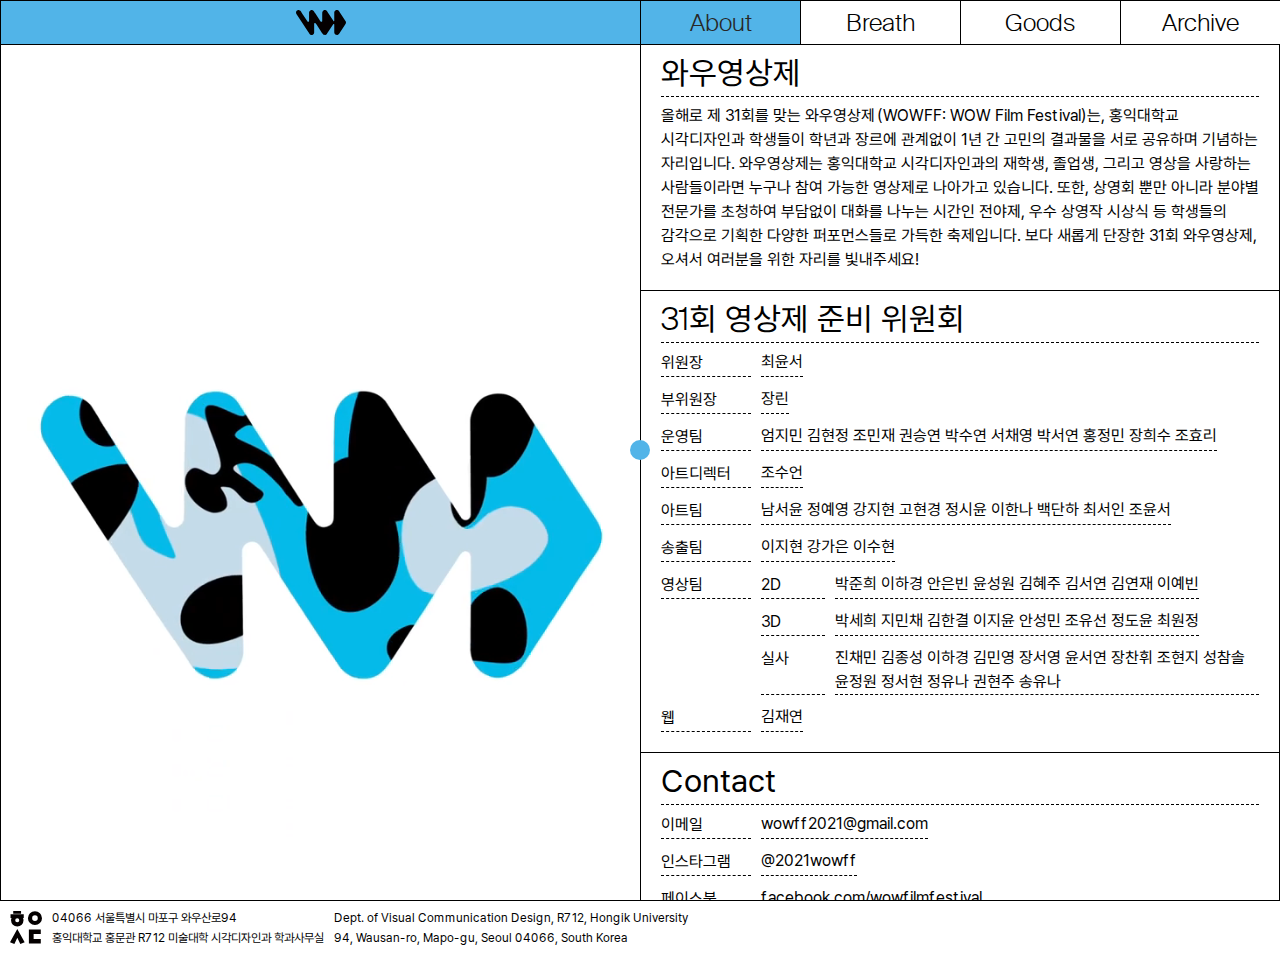
<file: about.html>
<!DOCTYPE html><!--  This site was created in Webflow. http://www.webflow.com  -->
<!--  Last Published: Sun Dec 12 2021 12:51:38 GMT+0000 (Coordinated Universal Time)  -->
<html data-wf-page="61aa01a0d78e994348b8fe22" data-wf-site="61a8bbbfea8f8378a06adff3">
<head>
  <meta charset="utf-8">
  <title>About</title>
  <meta content="About" property="og:title">
  <meta content="About" property="twitter:title">
  <meta content="width=device-width, initial-scale=1" name="viewport">
  <meta content="Webflow" name="generator">
  <link href="css/normalize.css" rel="stylesheet" type="text/css">
  <link href="css/webflow.css" rel="stylesheet" type="text/css">
  <link href="css/31th-wow-film-festival.webflow.css" rel="stylesheet" type="text/css">
  <!-- [if lt IE 9]><script src="https://cdnjs.cloudflare.com/ajax/libs/html5shiv/3.7.3/html5shiv.min.js" type="text/javascript"></script><![endif] -->
  <script type="text/javascript">!function(o,c){var n=c.documentElement,t=" w-mod-";n.className+=t+"js",("ontouchstart"in o||o.DocumentTouch&&c instanceof DocumentTouch)&&(n.className+=t+"touch")}(window,document);</script>
  <link href="images/favicon.ico" rel="shortcut icon" type="image/x-icon">
  <link href="images/webclip.png" rel="apple-touch-icon">
  <style>
::-webkit-scrollbar {
    display: none;
}
.Body::-webkit-scrollbar {
  display: none;
}
.Body {
  -ms-overflow-style: none;  /* IE and Edge */
  scrollbar-width: none;  /* Firefox */
}
.c {
	word-break: keep-all;
}
</style>
</head>
<body>
  <div class="cursor-wrapper">
    <div class="cursor"></div>
    <div class="w-embed">
      <style>
.cursor-wrapper {
	pointer-events: none;
  }
</style>
    </div>
  </div>
  <div class="mainheader wf-section">
    <div class="w-layout-grid grid">
      <a href="index.html" class="link-block left w-inline-block"><img src="images/자산-1.svg" loading="lazy" width="50" alt=""></a>
      <div id="w-node-aee938d6-2918-a2fa-e670-3f39b8399ef0-48b8fe22" class="w-layout-grid grid-2">
        <a id="w-node-_8b57a38f-e9f7-9bc9-3dc6-d4fb1a7f0419-48b8fe22" href="about.html" aria-current="page" class="link-block about w-inline-block w--current">
          <h2 class="heading">About</h2>
        </a>
        <a id="w-node-_4a9efec7-039f-eb51-2e51-699aadda4ff5-48b8fe22" data-w-id="4a9efec7-039f-eb51-2e51-699aadda4ff5" href="breathcreate.html" class="link-block breath w-inline-block">
          <h2 style="display:block" class="heading breath">Breath</h2>
          <h2 style="display:none" class="heading create">Create</h2>
        </a>
        <a id="w-node-b569cf3a-79cb-a28e-ad72-86a16671ece6-48b8fe22" href="goods.html" class="link-block w-inline-block">
          <h2 class="heading">Goods</h2>
        </a>
        <a id="w-node-bc4eec77-a1d6-046d-b0f6-2104a496bc74-48b8fe22" href="#" class="link-block w-inline-block">
          <h2 class="heading">Archive</h2>
        </a>
      </div>
    </div>
  </div>
  <div class="mainheader mobile wf-section">
    <div class="div-block-14">
      <a id="w-node-_0f843d49-2f7a-3a09-3f57-92eb3201766b-48b8fe22" href="#" class="link-block left mobile w-inline-block"><img src="images/자산-1.svg" loading="lazy" width="42" alt=""></a>
      <a id="w-node-_0f843d49-2f7a-3a09-3f57-92eb3201766d-48b8fe22" data-w-id="0f843d49-2f7a-3a09-3f57-92eb3201766d" href="#" class="link-block-3 w-inline-block"><img src="images/Group-3.svg" loading="lazy" width="24" alt="" class="image-2"></a>
    </div>
    <div style="display:none;-webkit-transform:translate3d(0, -20vh, 0) scale3d(1, 1, 1) rotateX(0) rotateY(0) rotateZ(0) skew(0, 0);-moz-transform:translate3d(0, -20vh, 0) scale3d(1, 1, 1) rotateX(0) rotateY(0) rotateZ(0) skew(0, 0);-ms-transform:translate3d(0, -20vh, 0) scale3d(1, 1, 1) rotateX(0) rotateY(0) rotateZ(0) skew(0, 0);transform:translate3d(0, -20vh, 0) scale3d(1, 1, 1) rotateX(0) rotateY(0) rotateZ(0) skew(0, 0)" class="mobilemenu">
      <ul role="list" class="list w-list-unstyled">
        <li>
          <a href="about.html" aria-current="page" class="link-block withnooutline w-inline-block w--current">
            <h2 class="heading">About</h2>
          </a>
        </li>
        <li>
          <a data-w-id="0f843d49-2f7a-3a09-3f57-92eb32017676" href="#" class="link-block breath withnooutline w-inline-block">
            <h2 style="display:block" class="heading breath">Breath</h2>
            <h2 style="display:none" class="heading create">Create</h2>
          </a>
        </li>
        <li>
          <a href="goods.html" class="link-block withnooutline w-inline-block">
            <h2 class="heading">Goods</h2>
          </a>
        </li>
        <li>
          <a href="#" class="link-block withnooutline w-inline-block">
            <h2 class="heading">Archive</h2>
          </a>
        </li>
      </ul>
    </div>
  </div>
  <div class="section aboutsection wf-section">
    <div class="div-block-9">
      <div data-poster-url="videos/2021WOWFF_MotionLogo_White-poster-00001.jpg" data-video-urls="videos/2021WOWFF_MotionLogo_White-transcode.mp4,videos/2021WOWFF_MotionLogo_White-transcode.webm" data-autoplay="true" data-loop="true" data-wf-ignore="true" class="background-video onleft w-background-video w-background-video-atom"><video autoplay="" loop="" style="background-image:url(&quot;videos/2021WOWFF_MotionLogo_White-poster-00001.jpg&quot;)" muted="" playsinline="" data-wf-ignore="true" data-object-fit="cover">
          <source src="videos/2021WOWFF_MotionLogo_White-transcode.mp4" data-wf-ignore="true">
          <source src="videos/2021WOWFF_MotionLogo_White-transcode.webm" data-wf-ignore="true">
        </video></div>
    </div>
    <div data-w-id="a4472b18-e3c3-70f5-121a-cc949d18b7e0" class="div-block-7">
      <div class="aboutwow">
        <h2 class="heading-2">와우영상제</h2>
        <p class="paragraph c">올해로 제 31회를 맞는 와우영상제 (WOWFF: WOW Film Festival)는, 홍익대학교 시각디자인과 학생들이 학년과 장르에 관계없이 1년 간 고민의 결과물을 서로 공유하며 기념하는 자리입니다. 와우영상제는 홍익대학교 시각디자인과의 재학생, 졸업생, 그리고 영상을 사랑하는 사람들이라면 누구나 참여 가능한 영상제로 나아가고 있습니다. 또한, 상영회 뿐만 아니라 분야별 전문가를 초청하여 부담없이 대화를 나누는 시간인 전야제, 우수 상영작 시상식 등 학생들의 감각으로 기획한 다양한 퍼포먼스들로 가득한 축제입니다. 보다 새롭게 단장한 31회 와우영상제, 오셔서 여러분을 위한 자리를 빛내주세요!</p>
      </div>
      <div class="aboutwow">
        <h2 class="heading-2"><span class="eng">31</span>회 영상제 준비 위원회</h2>
        <div class="div-block-17">
          <div class="div-block-18">
            <p class="paragraph role">위원장</p>
            <p class="paragraph nam">최윤서 <br></p>
          </div>
          <div class="div-block-18">
            <p class="paragraph role">부위원장</p>
            <p class="paragraph nam"> 장린 <br></p>
          </div>
          <div class="div-block-19">
            <p class="paragraph role">운영팀<br></p>
            <p class="paragraph nam c">엄지민 김현정 조민재 권승연 박수연 서채영 박서연 홍정민 장희수 조효리<br></p>
          </div>
          <div class="div-block-19">
            <p class="paragraph role">아트디렉터<br></p>
            <p class="paragraph nam">조수언<br></p>
          </div>
          <div class="div-block-19">
            <p class="paragraph role">아트팀<br></p>
            <p class="paragraph nam c">남서윤 정예영 강지현 고현경 정시윤 이한나 백단하 최서인 조윤서<br></p>
          </div>
          <div class="div-block-19">
            <p class="paragraph role">송출팀<br></p>
            <p class="paragraph nam">이지현 강가은 이수현<br></p>
          </div>
          <div class="div-block-19">
            <p class="paragraph role">영상팀<br></p>
            <p class="paragraph role mid">2D<br></p>
            <p class="paragraph nam c">박준희 이하경 안은빈 윤성원 김혜주 김서연 김연재 이예빈<br></p>
          </div>
          <div class="div-block-19">
            <p class="paragraph role blank"> <br></p>
            <p class="paragraph role mid">3D<br></p>
            <p class="paragraph nam c">박세희 지민채 김한결 이지윤 안성민 조유선 정도윤 최원정<br></p>
          </div>
          <div class="div-block-19">
            <p class="paragraph role blank"> <br></p>
            <p class="paragraph role mid">실사<br></p>
            <p class="paragraph nam c">진채민 김종성 이하경 김민영 장서영 윤서연 장찬휘 조현지 성참솔 윤정원 정서현 정유나 권현주 송유나<br></p>
          </div>
          <div class="div-block-19">
            <p class="paragraph role">웹<br></p>
            <p class="paragraph nam">김재연<br></p>
          </div>
        </div>
        <div class="div-block-17">
          <p class="paragraph forrole2">위원장 최윤서 | 부위원장 장린 | 운영팀 엄지민·김현정·조민재·권승연·박수연·서채영·박서연·홍정민·장희수·조효리 | 아트디렉터 조수언 | 아트팀 남서윤·정예영·강지현·고현경·정시윤·이한나·백단하·최서인·조윤서 | 송출팀 이지현·강가은·이수현 | 2D 영상 박준희 이하경 안은빈 윤성원 김혜주 김서연 김연재 이예빈 | 3D 영상 박세희 지민채 김한결 이지윤 안성민 조유선 정도윤 최원정 | 실사 영상 진채민 김종성 이하경 김민영 장서영 윤서연 장찬휘 조현지 성참솔 윤정원 정서현 정유나 권현주 송유나 | 웹 김재연<br></p>
        </div>
      </div>
      <div class="aboutwow last">
        <h2 class="heading-2">Contact</h2>
        <div class="div-block-18">
          <p class="paragraph role">이메일</p>
          <p class="paragraph nam">
            <a href="mailto:wowff2021@gmail.com">wowff2021@gmail.com </a><br>
          </p>
        </div>
        <div class="div-block-18">
          <p class="paragraph role">인스타그램</p>
          <p class="paragraph nam">
            <a href="https://www.instagram.com/2021wowff/" target="_blank">@2021wowff</a><br>
          </p>
        </div>
        <div class="div-block-18">
          <p class="paragraph role">페이스북</p>
          <p class="paragraph nam">
            <a href="https://www.facebook.com/wowfilmfestival" target="_blank">facebook.com/wowfilmfestival</a><br>
          </p>
        </div>
        <div class="div-block-18">
          <p class="paragraph role">유튜브</p>
          <p class="paragraph nam">
            <a href="https://www.youtube.com/channel/UCQbfXLJtY5tEhfx1HZhWFfw/featured" target="_blank">WOW Film Festival</a><br>
          </p>
        </div>
        <div class="div-block-18">
          <p class="paragraph role">비메오</p>
          <p class="paragraph nam">
            <a href="https://vimeo.com/hivcdwowff" target="_blank">vimeo.com/hivcdwowff</a><br>
          </p>
        </div>
        <div class="_3logo">
          <a href="#" class="w-inline-block">
            <div class="logodiv"><img src="images/Asset-4.svg" loading="lazy" width="50" alt="" class="logoimg">
              <p class="logo-name">@2021wowff</p>
            </div>
          </a>
          <div class="logodiv"><img src="images/Asset-2.svg" loading="lazy" width="50" alt="" class="logoimg">
            <p class="logo-name">@wowfilmfestival</p>
          </div>
          <div class="logodiv"><img src="images/Asset-3.svg" loading="lazy" width="50" alt="" class="logoimg">
            <p class="logo-name">WOW Film Festival</p>
          </div>
        </div>
      </div>
    </div>
  </div>
  <div class="footersection wf-section"><img src="images/ㅎㅇㅅㄷlogo.svg" loading="lazy" width="32" alt="" class="image">
    <div class="div-block-3">
      <div class="text-block">04066 서울특별시 마포구 와우산로94<br>홍익대학교 홍문관 R712 미술대학 시각디자인과 학과사무실</div>
    </div>
    <div class="div-block-4">
      <div class="text-block">Dept. of Visual Communication Design, R712, Hongik University<br>94, Wausan-ro, Mapo-gu, Seoul 04066, South Korea</div>
    </div>
  </div>
  <script src="https://d3e54v103j8qbb.cloudfront.net/js/jquery-3.5.1.min.dc5e7f18c8.js?site=61a8bbbfea8f8378a06adff3" type="text/javascript" integrity="sha256-9/aliU8dGd2tb6OSsuzixeV4y/faTqgFtohetphbbj0=" crossorigin="anonymous"></script>
  <script src="js/webflow.js" type="text/javascript"></script>
  <!-- [if lte IE 9]><script src="https://cdnjs.cloudflare.com/ajax/libs/placeholders/3.0.2/placeholders.min.js"></script><![endif] -->
</body>
</html>
</file>
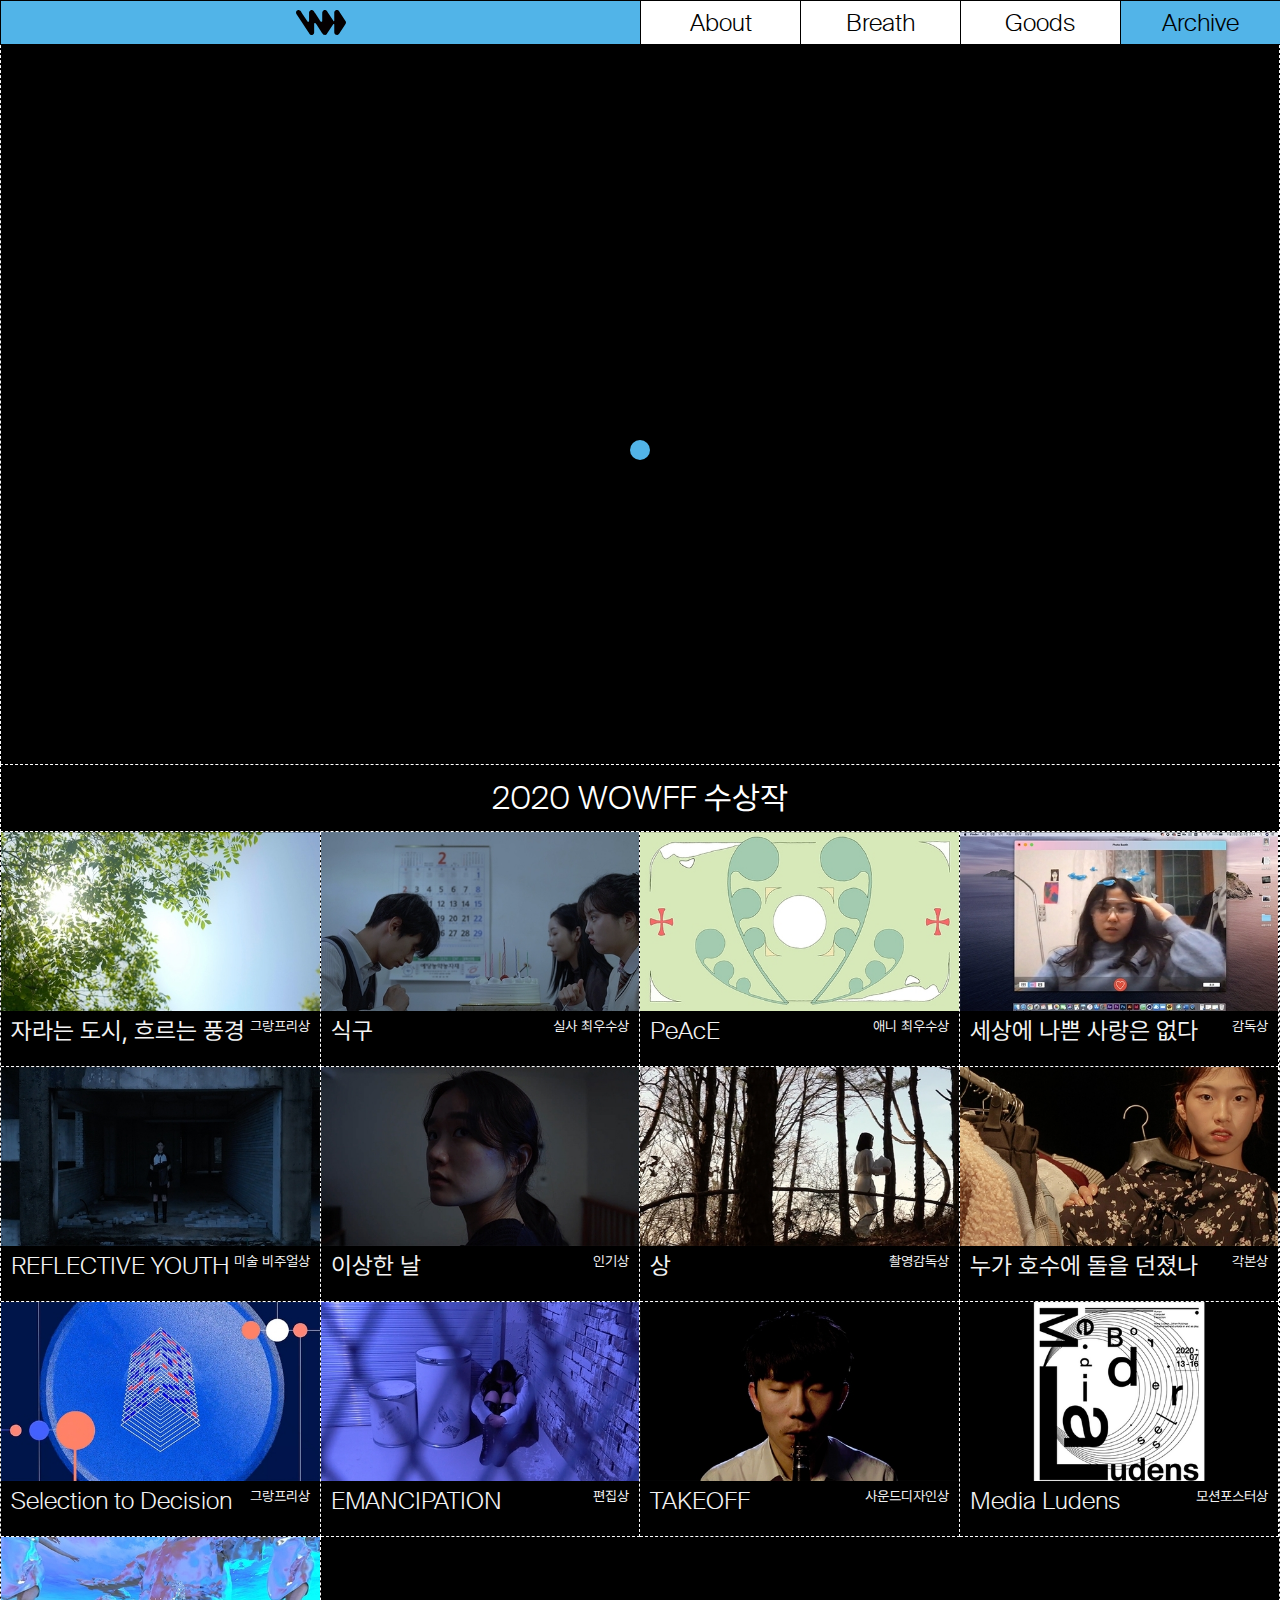
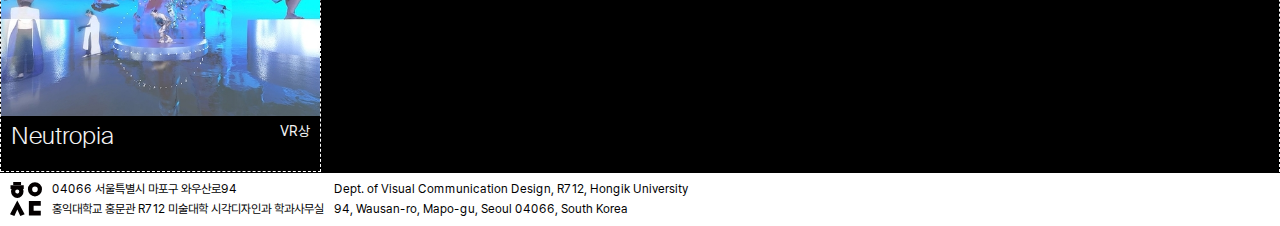
<file: archive.html>
<!DOCTYPE html><!--  This site was created in Webflow. http://www.webflow.com  -->
<!--  Last Published: Sun Dec 12 2021 12:51:38 GMT+0000 (Coordinated Universal Time)  -->
<html data-wf-page="61b4441d1a539b3fac8ec483" data-wf-site="61a8bbbfea8f8378a06adff3">
<head>
  <meta charset="utf-8">
  <title>Archive</title>
  <meta content="Archive" property="og:title">
  <meta content="Archive" property="twitter:title">
  <meta content="width=device-width, initial-scale=1" name="viewport">
  <meta content="Webflow" name="generator">
  <link href="css/normalize.css" rel="stylesheet" type="text/css">
  <link href="css/webflow.css" rel="stylesheet" type="text/css">
  <link href="css/31th-wow-film-festival.webflow.css" rel="stylesheet" type="text/css">
  <!-- [if lt IE 9]><script src="https://cdnjs.cloudflare.com/ajax/libs/html5shiv/3.7.3/html5shiv.min.js" type="text/javascript"></script><![endif] -->
  <script type="text/javascript">!function(o,c){var n=c.documentElement,t=" w-mod-";n.className+=t+"js",("ontouchstart"in o||o.DocumentTouch&&c instanceof DocumentTouch)&&(n.className+=t+"touch")}(window,document);</script>
  <link href="images/favicon.ico" rel="shortcut icon" type="image/x-icon">
  <link href="images/webclip.png" rel="apple-touch-icon">
</head>
<body>
  <div class="cursor-wrapper">
    <div class="cursor"></div>
    <div class="w-embed">
      <style>
.cursor-wrapper {
	pointer-events: none;
  }
</style>
    </div>
  </div>
  <div class="mainheader wf-section">
    <div class="w-layout-grid grid">
      <a href="index.html" class="link-block left w-inline-block"><img src="images/자산-1.svg" loading="lazy" width="50" alt=""></a>
      <div id="w-node-_05953ffe-0139-66bf-ffa0-462c946bed28-ac8ec483" class="w-layout-grid grid-2">
        <a id="w-node-_05953ffe-0139-66bf-ffa0-462c946bed29-ac8ec483" href="about.html" class="link-block w-inline-block">
          <h2 class="heading">About</h2>
        </a>
        <a id="w-node-_05953ffe-0139-66bf-ffa0-462c946bed2c-ac8ec483" data-w-id="05953ffe-0139-66bf-ffa0-462c946bed2c" href="breathcreate.html" class="link-block breath w-inline-block">
          <h2 style="display:block" class="heading breath">Breath</h2>
          <h2 style="display:none" class="heading create">Create</h2>
        </a>
        <a id="w-node-_05953ffe-0139-66bf-ffa0-462c946bed31-ac8ec483" href="goods.html" class="link-block w-inline-block">
          <h2 class="heading">Goods</h2>
        </a>
        <a id="w-node-_05953ffe-0139-66bf-ffa0-462c946bed34-ac8ec483" href="#" class="link-block archive w-inline-block">
          <h2 class="heading">Archive</h2>
        </a>
      </div>
    </div>
  </div>
  <div class="mainheader mobile wf-section">
    <div class="div-block-14">
      <a id="w-node-b8f7b7e1-f1c7-43ae-9de6-00b182a47d9e-ac8ec483" href="#" class="link-block left mobile w-inline-block"><img src="images/자산-1.svg" loading="lazy" width="42" alt=""></a>
      <a id="w-node-b8f7b7e1-f1c7-43ae-9de6-00b182a47da0-ac8ec483" data-w-id="b8f7b7e1-f1c7-43ae-9de6-00b182a47da0" href="#" class="link-block-3 w-inline-block"><img src="images/Group-3.svg" loading="lazy" width="24" alt="" class="image-2"></a>
    </div>
    <div style="display:none;-webkit-transform:translate3d(0, -20vh, 0) scale3d(1, 1, 1) rotateX(0) rotateY(0) rotateZ(0) skew(0, 0);-moz-transform:translate3d(0, -20vh, 0) scale3d(1, 1, 1) rotateX(0) rotateY(0) rotateZ(0) skew(0, 0);-ms-transform:translate3d(0, -20vh, 0) scale3d(1, 1, 1) rotateX(0) rotateY(0) rotateZ(0) skew(0, 0);transform:translate3d(0, -20vh, 0) scale3d(1, 1, 1) rotateX(0) rotateY(0) rotateZ(0) skew(0, 0)" class="mobilemenu">
      <ul role="list" class="list w-list-unstyled">
        <li>
          <a href="about.html" class="link-block withnooutline w-inline-block">
            <h2 class="heading">About</h2>
          </a>
        </li>
        <li>
          <a data-w-id="b8f7b7e1-f1c7-43ae-9de6-00b182a47da9" href="breathcreate.html" class="link-block breath withnooutline w-inline-block">
            <h2 style="display:block" class="heading breath">Breath</h2>
            <h2 style="display:none" class="heading create">Create</h2>
          </a>
        </li>
        <li>
          <a href="goods.html" class="link-block withnooutline w-inline-block">
            <h2 class="heading">Goods</h2>
          </a>
        </li>
        <li>
          <a href="#" class="link-block withnooutline w-inline-block">
            <h2 class="heading">Archive</h2>
          </a>
        </li>
      </ul>
    </div>
  </div>
  <div id="topPlayerSection" class="playersection wf-section">
    <div class="videocontainer">
      <div class="html-embed-2 _0video w-embed w-iframe"><iframe width="100%" height="100%" src="https://www.youtube-nocookie.com/embed/FlU2CYdNvVk" title="YouTube video player" frameborder="0" allow="accelerometer; autoplay; clipboard-write; encrypted-media; gyroscope; picture-in-picture" allowfullscreen="" style="position:absolute; top:0; left: 0"></iframe></div>
      <div class="html-embed-2 _1video w-embed w-iframe"><iframe width="100%" height="100%" src="https://www.youtube.com/embed/oqvJjY-UheE" title="YouTube video player" frameborder="0" allow="accelerometer; autoplay; clipboard-write; encrypted-media; gyroscope; picture-in-picture" allowfullscreen="" style="position:absolute; top:0; left: 0"></iframe></div>
      <div class="html-embed-2 _2video w-embed w-iframe"><iframe width="100%" height="100%" src="https://www.youtube-nocookie.com/embed/ZZ_L30y2GC4" title="YouTube video player" frameborder="0" allow="accelerometer; autoplay; clipboard-write; encrypted-media; gyroscope; picture-in-picture" allowfullscreen="" style="position:absolute; top:0; left: 0"></iframe></div>
      <div class="html-embed-2 _3video w-embed w-iframe"><iframe width="100%" height="100%" src="https://www.youtube-nocookie.com/embed/CQZm-ZNoKPE" title="YouTube video player" frameborder="0" allow="accelerometer; autoplay; clipboard-write; encrypted-media; gyroscope; picture-in-picture" allowfullscreen="" style="position:absolute; top:0; left: 0"></iframe></div>
      <div class="html-embed-2 _4video w-embed w-iframe"><iframe width="100%" height="100%" src="https://www.youtube-nocookie.com/embed/uPUSs7CPtnA" title="YouTube video player" frameborder="0" allow="accelerometer; autoplay; clipboard-write; encrypted-media; gyroscope; picture-in-picture" allowfullscreen="" style="position:absolute; top:0; left: 0"></iframe></div>
      <div class="html-embed-2 _5video w-embed w-iframe"><iframe width="100%" height="100%" src="https://www.youtube-nocookie.com/embed/q5ZEsGeKAWY" title="YouTube video player" frameborder="0" allow="accelerometer; autoplay; clipboard-write; encrypted-media; gyroscope; picture-in-picture" allowfullscreen="" style="position:absolute; top:0; left: 0"></iframe></div>
      <div class="html-embed-2 _6video w-embed w-iframe"><iframe width="100%" height="100%" src="https://www.youtube-nocookie.com/embed/EXo65j85-Mo" title="YouTube video player" frameborder="0" allow="accelerometer; autoplay; clipboard-write; encrypted-media; gyroscope; picture-in-picture" allowfullscreen="" style="position:absolute; top:0; left: 0"></iframe></div>
      <div class="html-embed-2 _7video w-embed w-iframe"><iframe width="100%" height="100%" src="https://www.youtube-nocookie.com/embed/_fcDiYxTTJg" title="YouTube video player" frameborder="0" allow="accelerometer; autoplay; clipboard-write; encrypted-media; gyroscope; picture-in-picture" allowfullscreen="" style="position:absolute; top:0; left: 0"></iframe></div>
      <div class="html-embed-2 _8video w-embed w-iframe"><iframe width="100%" height="100%" src="https://www.youtube-nocookie.com/embed/eMCTnj4UYNI" title="YouTube video player" frameborder="0" allow="accelerometer; autoplay; clipboard-write; encrypted-media; gyroscope; picture-in-picture" allowfullscreen="" style="position:absolute; top:0; left: 0"></iframe></div>
      <div data-w-id="bc7c81c3-455e-813d-d00c-321fd79c0dbb" class="html-embed-2 _9video w-embed w-iframe"><iframe width="100%" height="100%" src="https://www.youtube-nocookie.com/embed/3IwY8vnAJ5k" title="YouTube video player" frameborder="0" allow="accelerometer; autoplay; clipboard-write; encrypted-media; gyroscope; picture-in-picture" allowfullscreen="" style="position:absolute; top:0; left: 0"></iframe></div>
      <div class="html-embed-2 _10video w-embed w-iframe"><iframe width="100%" height="100%" src="https://player.vimeo.com/video/495702246?h=dc03145528&title=0&byline=0&portrait=0" title="YouTube video player" frameborder="0" allow="accelerometer; autoplay; clipboard-write; encrypted-media; gyroscope; picture-in-picture" allowfullscreen="" style="position:absolute; top:0; left: 0"></iframe></div>
      <div class="html-embed-2 _11video w-embed w-iframe"><iframe width="100%" height="100%" src="https://www.youtube-nocookie.com/embed/ttUCTHDgd34" title="YouTube video player" frameborder="0" allow="accelerometer; autoplay; clipboard-write; encrypted-media; gyroscope; picture-in-picture" allowfullscreen="" style="position:absolute; top:0; left: 0"></iframe></div>
      <div class="html-embed-2 _12video w-embed w-iframe"><iframe width="100%" height="100%" src="https://www.youtube-nocookie.com/embed/JBlvJU2nv7c" title="YouTube video player" frameborder="0" allow="accelerometer; autoplay; clipboard-write; encrypted-media; gyroscope; picture-in-picture" allowfullscreen="" style="position:absolute; top:0; left: 0"></iframe></div>
      <div class="html-embed-2 _13video w-embed w-iframe"><iframe width="100%" height="100%" src="https://www.youtube-nocookie.com/embed/xWxpYX8eoZ0" title="YouTube video player" frameborder="0" allow="accelerometer; autoplay; clipboard-write; encrypted-media; gyroscope; picture-in-picture" allowfullscreen="" style="position:absolute; top:0; left: 0"></iframe></div>
    </div>
  </div>
  <div class="videosection wf-section">
    <div class="_1columnh3div">
      <h2 class="sectiontext"><span class="eng">2020 WOWFF </span>수상작</h2>
    </div>
    <div class="videogrid">
      <a href="#topPlayerSection" data-w-id="5cb38c4f-6a27-f06a-327b-8b145932817a" class="videoitemdiv _1video w-inline-block"><img src="images/자라는도시.jpg" loading="lazy" sizes="(max-width: 479px) 50vw, (max-width: 767px) 33vw, 25vw" srcset="images/자라는도시-p-500.jpeg 500w, images/자라는도시.jpg 640w" alt="" class="videothumb">
        <div class="videoinfodiv">
          <h3 class="videoinfo">자라는 도시, 흐르는 풍경</h3>
          <h5 class="videoinfo award">그랑프리상</h5>
        </div>
      </a>
      <a href="#topPlayerSection" data-w-id="6222b2cf-0873-e9db-d426-93e05d4c3b0d" class="videoitemdiv _2video w-inline-block"><img src="images/식구_3.jpg" loading="lazy" sizes="(max-width: 479px) 55vw, (max-width: 767px) 33vw, 25vw" srcset="images/식구_3-p-500.jpeg 500w, images/식구_3.jpg 640w" alt="" class="videothumb">
        <div class="videoinfodiv">
          <h3 class="videoinfo">식구</h3>
          <h5 class="videoinfo award">실사 최우수상</h5>
        </div>
      </a>
      <a href="#topPlayerSection" data-w-id="d4d353ba-f5c5-284f-7327-f8640a4e9ec5" class="videoitemdiv _3video w-inline-block"><img src="images/PeAcE.jpg" loading="lazy" sizes="(max-width: 479px) 50vw, (max-width: 767px) 33vw, 25vw" srcset="images/PeAcE-p-500.jpeg 500w, images/PeAcE.jpg 640w" alt="" class="videothumb">
        <div class="videoinfodiv">
          <h3 class="videoinfo"><span class="eng">PeAcE</span></h3>
          <h5 class="videoinfo award">애니 최우수상</h5>
        </div>
      </a>
      <a href="#topPlayerSection" data-w-id="50d43ddd-dd6f-4ab4-f860-37438d1d7362" class="videoitemdiv _4video w-inline-block"><img src="images/directorAward.jpg" loading="lazy" sizes="(max-width: 479px) 55vw, (max-width: 767px) 33vw, 25vw" srcset="images/directorAward-p-500.jpeg 500w, images/directorAward.jpg 640w" alt="" class="videothumb">
        <div class="videoinfodiv">
          <h3 class="videoinfo">세상에 나쁜 사랑은 없다</h3>
          <h5 class="videoinfo award">감독상</h5>
        </div>
      </a>
      <a href="#topPlayerSection" data-w-id="1912c775-c0ee-14c2-f498-2079280fbfc8" class="videoitemdiv _5video w-inline-block"><img src="images/REFLECTIVE-YOUTH.jpg" loading="lazy" sizes="(max-width: 479px) 50vw, (max-width: 767px) 33vw, 25vw" srcset="images/REFLECTIVE-YOUTH-p-500.jpeg 500w, images/REFLECTIVE-YOUTH.jpg 640w" alt="" class="videothumb">
        <div class="videoinfodiv">
          <h3 class="videoinfo"><span class="eng">REFLECTIVE YOUTH</span></h3>
          <h5 class="videoinfo award">미술 비주얼상</h5>
        </div>
      </a>
      <a href="#topPlayerSection" data-w-id="ab8a3023-263b-9798-6e6e-cceadd254c88" class="videoitemdiv _6video w-inline-block"><img src="images/strangeDay.jpg" loading="lazy" sizes="(max-width: 479px) 55vw, (max-width: 767px) 33vw, 25vw" srcset="images/strangeDay-p-500.jpeg 500w, images/strangeDay.jpg 640w" alt="" class="videothumb">
        <div class="videoinfodiv">
          <h3 class="videoinfo">이상한 날</h3>
          <h5 class="videoinfo award">인기상</h5>
        </div>
      </a>
      <a href="#topPlayerSection" data-w-id="dd537853-cd4e-fb4a-5112-b2572eae574b" class="videoitemdiv _7video w-inline-block"><img src="images/상jpg.jpg" loading="lazy" sizes="(max-width: 479px) 50vw, (max-width: 767px) 33vw, 25vw" srcset="images/상jpg-p-500.jpeg 500w, images/상jpg.jpg 640w" alt="" class="videothumb">
        <div class="videoinfodiv">
          <h3 class="videoinfo">상</h3>
          <h5 class="videoinfo award">촬영감독상</h5>
        </div>
      </a>
      <a href="#topPlayerSection" data-w-id="b7bd1832-37d1-dc4a-2104-13f75799c21e" class="videoitemdiv _8video w-inline-block"><img src="images/누가호수에돌을던졌나.jpg" loading="lazy" sizes="(max-width: 479px) 55vw, (max-width: 767px) 33vw, 25vw" srcset="images/누가호수에돌을던졌나-p-500.jpeg 500w, images/누가호수에돌을던졌나.jpg 640w" alt="" class="videothumb">
        <div class="videoinfodiv">
          <h3 class="videoinfo">누가 호수에 돌을 던졌나</h3>
          <h5 class="videoinfo award">각본상</h5>
        </div>
      </a>
      <a href="#topPlayerSection" data-w-id="2cf47c3f-b5e7-c2f4-ff4c-d903f8cebc92" class="videoitemdiv _9video w-inline-block"><img src="images/selectiontodecisionjpg.jpg" loading="lazy" sizes="(max-width: 479px) 50vw, (max-width: 767px) 33vw, 25vw" srcset="images/selectiontodecisionjpg-p-500.jpeg 500w, images/selectiontodecisionjpg.jpg 640w" alt="" class="videothumb">
        <div class="videoinfodiv">
          <h3 class="videoinfo"><span class="eng">Selection to Decision</span></h3>
          <h5 class="videoinfo award">그랑프리상</h5>
        </div>
      </a>
      <a href="#topPlayerSection" data-w-id="602de201-4392-14d1-c04a-c7b5a6e5ee7a" class="videoitemdiv _10video w-inline-block"><img src="images/emancipation.jpg" loading="lazy" sizes="(max-width: 479px) 55vw, (max-width: 767px) 33vw, 25vw" srcset="images/emancipation-p-500.jpeg 500w, images/emancipation.jpg 640w" alt="" class="videothumb">
        <div class="videoinfodiv">
          <h3 class="videoinfo"><span class="eng">EMANCIPATION</span></h3>
          <h5 class="videoinfo award">편집상</h5>
        </div>
      </a>
      <a href="#topPlayerSection" data-w-id="1d4e2114-7ea2-5570-7e94-71c9db20b6fb" class="videoitemdiv _11video w-inline-block"><img src="images/takeoff.jpg" loading="lazy" sizes="(max-width: 479px) 50vw, (max-width: 767px) 33vw, 25vw" srcset="images/takeoff-p-500.jpeg 500w, images/takeoff.jpg 640w" alt="" class="videothumb">
        <div class="videoinfodiv">
          <h3 class="videoinfo"><span class="eng">TAKEOFF</span></h3>
          <h5 class="videoinfo award">사운드디자인상</h5>
        </div>
      </a>
      <a href="#topPlayerSection" data-w-id="8a96cb46-1db1-9254-8796-e095b96ee528" class="videoitemdiv _12video w-inline-block"><img src="images/medialudens.png" loading="lazy" sizes="(max-width: 479px) 55vw, (max-width: 767px) 33vw, 25vw" srcset="images/medialudens-p-500.png 500w, images/medialudens.png 640w" alt="" class="videothumb">
        <div class="videoinfodiv">
          <h3 class="videoinfo"><span class="eng">Media Ludens</span></h3>
          <h5 class="videoinfo award">모션포스터상</h5>
        </div>
      </a>
      <a href="#topPlayerSection" data-w-id="a1ee1906-cef8-840a-e4cb-26e763ff0c48" class="videoitemdiv _13video w-inline-block"><img src="images/neutropia.jpg" loading="lazy" sizes="(max-width: 479px) 50vw, (max-width: 767px) 33vw, 25vw" srcset="images/neutropia-p-500.jpeg 500w, images/neutropia.jpg 640w" alt="" class="videothumb">
        <div class="videoinfodiv">
          <h3 class="videoinfo"><span class="eng">Neutropia</span></h3>
          <h5 class="videoinfo award">VR상</h5>
        </div>
      </a>
    </div>
  </div>
  <div class="footersection wf-section"><img src="images/ㅎㅇㅅㄷlogo.svg" loading="lazy" width="32" alt="" class="image">
    <div class="div-block-3">
      <div class="text-block">04066 서울특별시 마포구 와우산로94<br>홍익대학교 홍문관 R712 미술대학 시각디자인과 학과사무실</div>
    </div>
    <div class="div-block-4">
      <div class="text-block">Dept. of Visual Communication Design, R712, Hongik University<br>94, Wausan-ro, Mapo-gu, Seoul 04066, South Korea</div>
    </div>
  </div>
  <script src="https://d3e54v103j8qbb.cloudfront.net/js/jquery-3.5.1.min.dc5e7f18c8.js?site=61a8bbbfea8f8378a06adff3" type="text/javascript" integrity="sha256-9/aliU8dGd2tb6OSsuzixeV4y/faTqgFtohetphbbj0=" crossorigin="anonymous"></script>
  <script src="js/webflow.js" type="text/javascript"></script>
  <!-- [if lte IE 9]><script src="https://cdnjs.cloudflare.com/ajax/libs/placeholders/3.0.2/placeholders.min.js"></script><![endif] -->
</body>
</html>
</file>
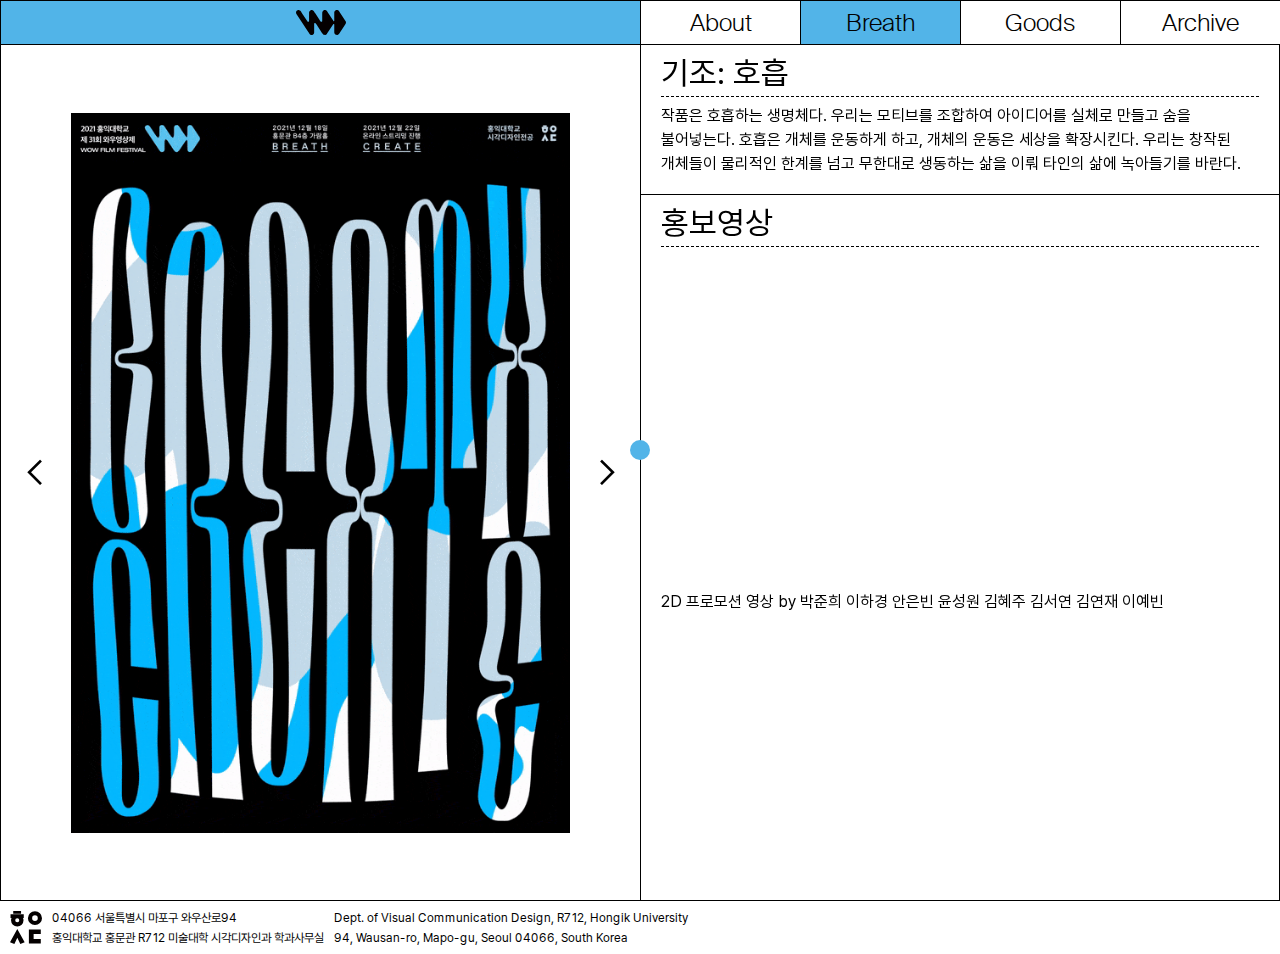
<file: breathcreate.html>
<!DOCTYPE html><!--  This site was created in Webflow. http://www.webflow.com  -->
<!--  Last Published: Sun Dec 12 2021 12:51:38 GMT+0000 (Coordinated Universal Time)  -->
<html data-wf-page="61afa63c1187006d0f42c2c6" data-wf-site="61a8bbbfea8f8378a06adff3">
<head>
  <meta charset="utf-8">
  <title>BreathCreate</title>
  <meta content="BreathCreate" property="og:title">
  <meta content="BreathCreate" property="twitter:title">
  <meta content="width=device-width, initial-scale=1" name="viewport">
  <meta content="Webflow" name="generator">
  <link href="css/normalize.css" rel="stylesheet" type="text/css">
  <link href="css/webflow.css" rel="stylesheet" type="text/css">
  <link href="css/31th-wow-film-festival.webflow.css" rel="stylesheet" type="text/css">
  <!-- [if lt IE 9]><script src="https://cdnjs.cloudflare.com/ajax/libs/html5shiv/3.7.3/html5shiv.min.js" type="text/javascript"></script><![endif] -->
  <script type="text/javascript">!function(o,c){var n=c.documentElement,t=" w-mod-";n.className+=t+"js",("ontouchstart"in o||o.DocumentTouch&&c instanceof DocumentTouch)&&(n.className+=t+"touch")}(window,document);</script>
  <link href="images/favicon.ico" rel="shortcut icon" type="image/x-icon">
  <link href="images/webclip.png" rel="apple-touch-icon">
  <style>
::-webkit-scrollbar {
    display: none;
}
.Body::-webkit-scrollbar {
  display: none;
}
.Body {
  -ms-overflow-style: none;  /* IE and Edge */
  scrollbar-width: none;  /* Firefox */
}
.c {
	word-break: keep-all;
}
</style>
</head>
<body>
  <div class="cursor-wrapper">
    <div class="cursor"></div>
    <div class="w-embed">
      <style>
.cursor-wrapper {
	pointer-events: none;
  }
</style>
    </div>
  </div>
  <div class="mainheader wf-section">
    <div class="w-layout-grid grid">
      <a href="index.html" class="link-block left w-inline-block"><img src="images/자산-1.svg" loading="lazy" width="50" alt=""></a>
      <div id="w-node-aee938d6-2918-a2fa-e670-3f39b8399ef0-0f42c2c6" class="w-layout-grid grid-2">
        <a id="w-node-_8b57a38f-e9f7-9bc9-3dc6-d4fb1a7f0419-0f42c2c6" href="about.html" class="link-block w-inline-block">
          <h2 class="heading">About</h2>
        </a>
        <a id="w-node-_4a9efec7-039f-eb51-2e51-699aadda4ff5-0f42c2c6" data-w-id="4a9efec7-039f-eb51-2e51-699aadda4ff5" href="#" class="link-block breath onbreath w-inline-block">
          <h2 style="display:block" class="heading breath">Breath</h2>
          <h2 style="display:none" class="heading create">Create</h2>
        </a>
        <a id="w-node-b569cf3a-79cb-a28e-ad72-86a16671ece6-0f42c2c6" href="goods.html" class="link-block w-inline-block">
          <h2 class="heading">Goods</h2>
        </a>
        <a id="w-node-bc4eec77-a1d6-046d-b0f6-2104a496bc74-0f42c2c6" href="archive.html" class="link-block w-inline-block">
          <h2 class="heading">Archive</h2>
        </a>
      </div>
    </div>
  </div>
  <div class="mainheader mobile wf-section">
    <div class="div-block-14">
      <a id="w-node-_0f843d49-2f7a-3a09-3f57-92eb3201766b-0f42c2c6" href="#" class="link-block left mobile w-inline-block"><img src="images/자산-1.svg" loading="lazy" width="42" alt=""></a>
      <a id="w-node-_0f843d49-2f7a-3a09-3f57-92eb3201766d-0f42c2c6" data-w-id="0f843d49-2f7a-3a09-3f57-92eb3201766d" href="#" class="link-block-3 w-inline-block"><img src="images/Group-3.svg" loading="lazy" width="24" alt="" class="image-2"></a>
    </div>
    <div style="display:none;-webkit-transform:translate3d(0, -20vh, 0) scale3d(1, 1, 1) rotateX(0) rotateY(0) rotateZ(0) skew(0, 0);-moz-transform:translate3d(0, -20vh, 0) scale3d(1, 1, 1) rotateX(0) rotateY(0) rotateZ(0) skew(0, 0);-ms-transform:translate3d(0, -20vh, 0) scale3d(1, 1, 1) rotateX(0) rotateY(0) rotateZ(0) skew(0, 0);transform:translate3d(0, -20vh, 0) scale3d(1, 1, 1) rotateX(0) rotateY(0) rotateZ(0) skew(0, 0)" class="mobilemenu">
      <ul role="list" class="list w-list-unstyled">
        <li>
          <a href="about.html" class="link-block withnooutline w-inline-block">
            <h2 class="heading">About</h2>
          </a>
        </li>
        <li>
          <a data-w-id="0f843d49-2f7a-3a09-3f57-92eb32017676" href="#" class="link-block breath withnooutline w-inline-block">
            <h2 style="display:block" class="heading breath">Breath</h2>
            <h2 style="display:none" class="heading create">Create</h2>
          </a>
        </li>
        <li>
          <a href="goods.html" class="link-block withnooutline w-inline-block">
            <h2 class="heading">Goods</h2>
          </a>
        </li>
        <li>
          <a href="#" class="link-block withnooutline w-inline-block">
            <h2 class="heading">Archive</h2>
          </a>
        </li>
      </ul>
    </div>
  </div>
  <div class="section-3 wf-section">
    <div class="onecolumn">
      <div data-poster-url="videos/2021WOWFF_MotionLogo_White-poster-00001.jpg" data-video-urls="videos/2021WOWFF_MotionLogo_White-transcode.mp4,videos/2021WOWFF_MotionLogo_White-transcode.webm" data-autoplay="true" data-loop="true" data-wf-ignore="true" class="background-video w-background-video w-background-video-atom"><video autoplay="" loop="" style="background-image:url(&quot;videos/2021WOWFF_MotionLogo_White-poster-00001.jpg&quot;)" muted="" playsinline="" data-wf-ignore="true" data-object-fit="cover">
          <source src="videos/2021WOWFF_MotionLogo_White-transcode.mp4" data-wf-ignore="true">
          <source src="videos/2021WOWFF_MotionLogo_White-transcode.webm" data-wf-ignore="true">
        </video></div>
    </div>
  </div>
  <div class="section aboutsection breathsec wf-section">
    <div class="div-block-20">
      <div data-w-id="a4472b18-e3c3-70f5-121a-cc949d18b7e0" class="div-block-7 onleft">
        <div data-delay="4000" data-animation="slide" class="slider-2 w-slider" data-autoplay="false" data-easing="ease" data-hide-arrows="false" data-disable-swipe="false" data-autoplay-limit="0" data-nav-spacing="3" data-duration="500" data-infinite="true">
          <div class="mask w-slider-mask">
            <div class="motionposter1 w-slide"><img src="images/ezgif.com-gif-maker.gif" loading="lazy" alt="" class="image-8"></div>
            <div class="motionposter1 w-slide"><img src="images/ezgif.com-gif-maker-1.gif" loading="lazy" alt="" class="image8"></div>
          </div>
          <div class="left-arrow w-slider-arrow-left">
            <div class="icon w-icon-slider-left"></div>
          </div>
          <div class="right-arrow w-slider-arrow-right">
            <div class="icon-2 w-icon-slider-right"></div>
          </div>
          <div class="slide-nav-2 w-slider-nav w-round"></div>
        </div>
      </div>
    </div>
    <div class="div-block-7">
      <div class="aboutwow onright">
        <h2 class="heading-2">기조: 호흡</h2>
        <p class="paragraph c">작품은 호흡하는 생명체다. 우리는 모티브를 조합하여 아이디어를 실체로 만들고 숨을 불어넣는다. 호흡은 개체를 운동하게 하고, 개체의 운동은 세상을 확장시킨다. 우리는 창작된 개체들이 물리적인 한계를 넘고 무한대로 생동하는 삶을 이뤄 타인의 삶에 녹아들기를 바란다.</p>
      </div>
      <div class="aboutwow onright">
        <h2 class="heading-2">홍보영상</h2>
        <div style="padding-top:56.17021276595745%" class="w-video w-embed"><iframe class="embedly-embed" src="https://cdn.embedly.com/widgets/media.html?src=https%3A%2F%2Fwww.youtube.com%2Fembed%2FM8ju0NWhJCY%3Ffeature%3Doembed&display_name=YouTube&url=https%3A%2F%2Fwww.youtube.com%2Fwatch%3Fv%3DM8ju0NWhJCY&image=https%3A%2F%2Fi.ytimg.com%2Fvi%2FM8ju0NWhJCY%2Fhqdefault.jpg&key=96f1f04c5f4143bcb0f2e68c87d65feb&type=text%2Fhtml&schema=youtube" scrolling="no" title="YouTube embed" frameborder="0" allow="autoplay; fullscreen" allowfullscreen="true"></iframe></div>
        <p class="paragraph creditforvideo c">2D 프로모션 영상 by 박준희 이하경 안은빈 윤성원 김혜주 김서연 김연재 이예빈</p>
        <div style="padding-top:56.17021276595745%" class="w-video w-embed"><iframe class="embedly-embed" src="https://cdn.embedly.com/widgets/media.html?src=https%3A%2F%2Fwww.youtube.com%2Fembed%2F5VvnCFnPZio%3Ffeature%3Doembed&display_name=YouTube&url=https%3A%2F%2Fwww.youtube.com%2Fwatch%3Fv%3D5VvnCFnPZio&image=https%3A%2F%2Fi.ytimg.com%2Fvi%2F5VvnCFnPZio%2Fhqdefault.jpg&key=c4e54deccf4d4ec997a64902e9a30300&type=text%2Fhtml&schema=youtube" scrolling="no" title="YouTube embed" frameborder="0" allow="autoplay; fullscreen" allowfullscreen="true"></iframe></div>
        <p class="paragraph creditforvideo c">3D 프로모션 영상 by 박세희 지민채 김한결 이지윤 안성민 조유선 정도윤 최원정</p>
        <div style="padding-top:56.17021276595745%" class="w-video w-embed"><iframe class="embedly-embed" src="https://cdn.embedly.com/widgets/media.html?src=https%3A%2F%2Fwww.youtube.com%2Fembed%2F6lJjB1ximMo%3Ffeature%3Doembed&display_name=YouTube&url=https%3A%2F%2Fwww.youtube.com%2Fwatch%3Fv%3D6lJjB1ximMo&image=https%3A%2F%2Fi.ytimg.com%2Fvi%2F6lJjB1ximMo%2Fhqdefault.jpg&key=96f1f04c5f4143bcb0f2e68c87d65feb&type=text%2Fhtml&schema=youtube" scrolling="no" title="YouTube embed" frameborder="0" allow="autoplay; fullscreen" allowfullscreen="true"></iframe></div>
        <p class="paragraph creditforvideo c">실사 프로모션 영상 by 진채민 김종성 이하경 김민영 장서영 윤서연 장찬휘 조현지 성참솔 윤서현 정서현 정유나 권현주 송유나</p>
      </div>
      <div class="aboutwow onright last">
        <h2 class="heading-2">오프라인 행사</h2>
        <p class="paragraph c">일시 : 2021. 12. 18 (토) 18:00 ~<br>장소 : 홍익대학교 서울캠퍼스 홍문관 지하 4층 가람홀 (서울시 마포구 상수동 72-1) </p>
        <p class="paragraph c">31회 와우영상제는 코로나 시대로 잠시 멈추었던 오프라인 행사를 다시 시작합니다. 위드 코로나에 발 맞추어 마련한 자리인 만큼 더욱 새로운 의미로 다가오는 자리입니다. 제 31회 와우영상제는 저마다의 고민에 직면하며 고군분투하는 영상인들을 위해 소통의 자리를 마련합니다. 학생부터 전문 영상인까지 영상을 사랑하는 다양한 사람들이 모여 빛나는 담론과 언어의 장을 구축해나갑니다. </p>
        <p class="paragraph c">이번 와우영상제는 현직에서 활동 중이신 연사님을 모신 강연으로 포문을 열었습니다. 또한 오프라인 행사 당일 시상식 외에도 다양한 학생 연사 분들을 모시고 스몰톡을 진행함으로써 한층 더 풍성해진 와우영상제를 만날 수 있게 되었습니다.</p>
        <p class="paragraph c">시각디자인과 학생들이 한 해동안 열정과 노력을 통해 만들어 낸 작업물을 상영하고 그 성과를 시상하며 홍익대학교 시각디자인과의 한 해를 의미있게 마무리하려합니다. 긴 한 해동안 수고하신 모든 분들을 제 31회 와우영상제에 초대합니다.</p>
        <div class="html-embed-3 w-embed w-iframe">
          <div class="mapouter">
            <div class="gmap_canvas">
              <iframe width="100%" height="300px" id="gmap_canvas" src="https://maps.google.com/maps?q=%09%ED%99%8D%EC%9D%B5%EB%8C%80%ED%95%99%EA%B5%90%20%ED%99%8D%EB%AC%B8%EA%B4%80&t=&z=17&ie=UTF8&iwloc=&output=embed" frameborder="0" scrolling="no" marginheight="0" marginwidth="0">
              </iframe>
              <a href="https://www.whatismyip-address.com/divi-discount/">
              </a>
              <br>
              <style>
.mapouter{
position:relative;text-align:right;height:300px;width:100%;}
</style>
              <a href="https://www.embedgooglemap.net">
              </a>
              <style>.gmap_canvas {overflow:hidden;background:none!important;height:300px;width:100%;}
</style>
            </div>
          </div>
        </div>
      </div>
    </div>
  </div>
  <div class="footersection wf-section"><img src="images/ㅎㅇㅅㄷlogo.svg" loading="lazy" width="32" alt="" class="image">
    <div class="div-block-3">
      <div class="text-block">04066 서울특별시 마포구 와우산로94<br>홍익대학교 홍문관 R712 미술대학 시각디자인과 학과사무실</div>
    </div>
    <div class="div-block-4">
      <div class="text-block">Dept. of Visual Communication Design, R712, Hongik University<br>94, Wausan-ro, Mapo-gu, Seoul 04066, South Korea</div>
    </div>
  </div>
  <script src="https://d3e54v103j8qbb.cloudfront.net/js/jquery-3.5.1.min.dc5e7f18c8.js?site=61a8bbbfea8f8378a06adff3" type="text/javascript" integrity="sha256-9/aliU8dGd2tb6OSsuzixeV4y/faTqgFtohetphbbj0=" crossorigin="anonymous"></script>
  <script src="js/webflow.js" type="text/javascript"></script>
  <!-- [if lte IE 9]><script src="https://cdnjs.cloudflare.com/ajax/libs/placeholders/3.0.2/placeholders.min.js"></script><![endif] -->
</body>
</html>
</file>
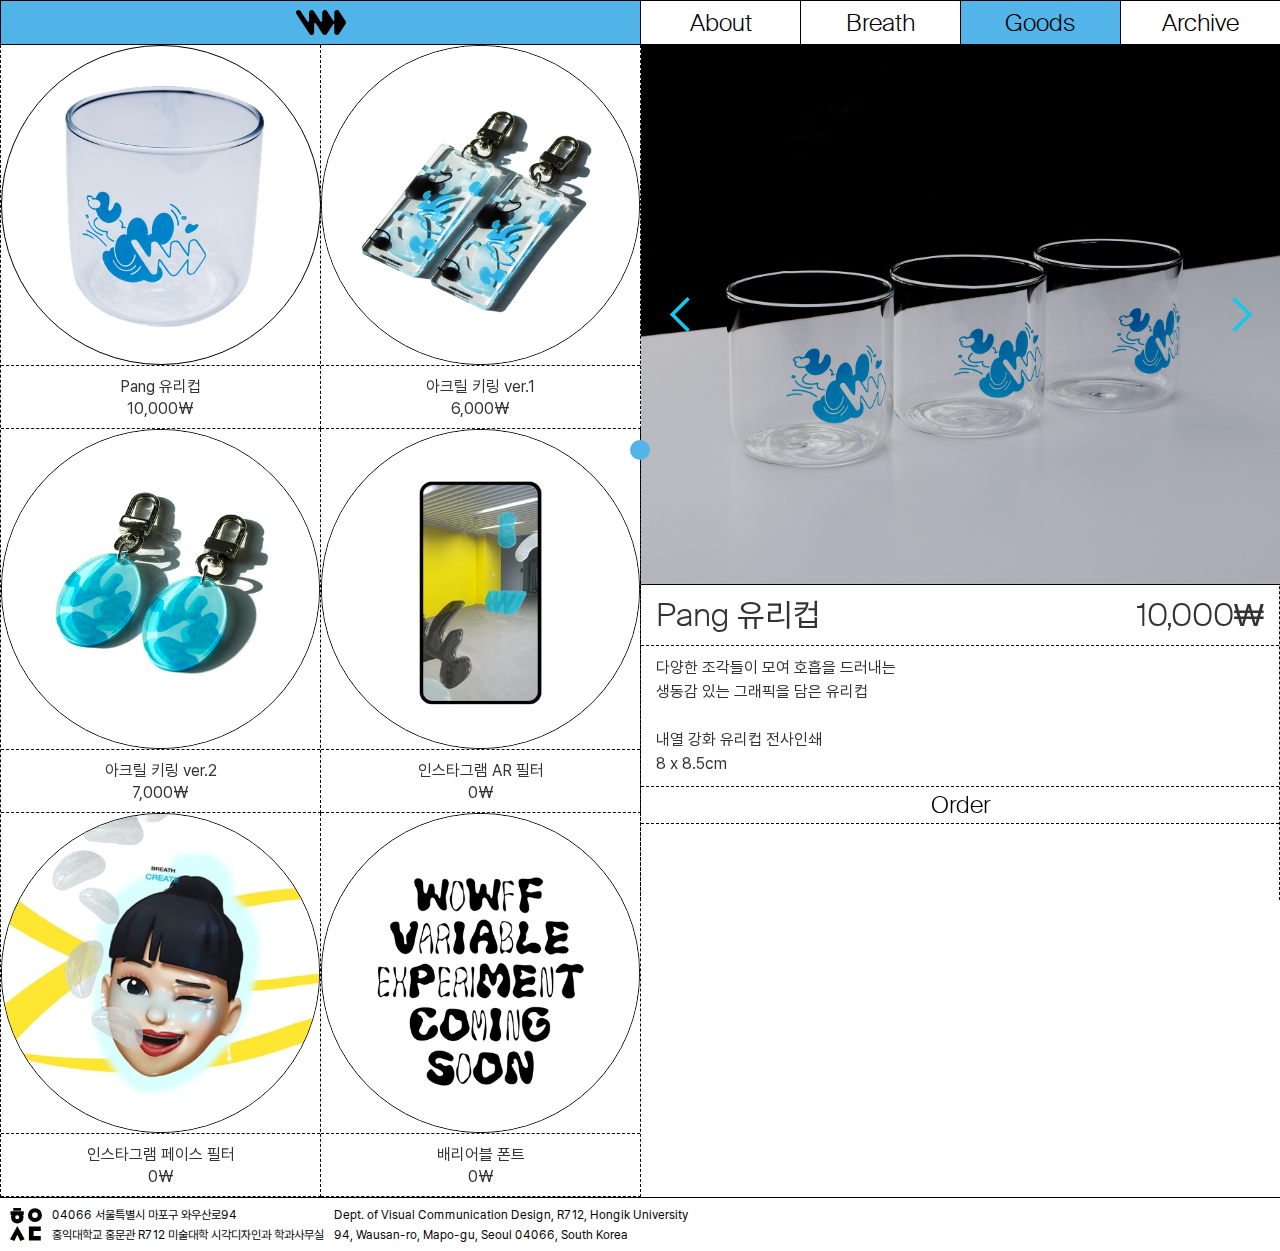
<file: goods.html>
<!DOCTYPE html><!--  This site was created in Webflow. http://www.webflow.com  -->
<!--  Last Published: Sun Dec 12 2021 12:51:38 GMT+0000 (Coordinated Universal Time)  -->
<html data-wf-page="61abfd56839c7383fefa2cbb" data-wf-site="61a8bbbfea8f8378a06adff3">
<head>
  <meta charset="utf-8">
  <title>Goods</title>
  <meta content="Goods" property="og:title">
  <meta content="Goods" property="twitter:title">
  <meta content="width=device-width, initial-scale=1" name="viewport">
  <meta content="Webflow" name="generator">
  <link href="css/normalize.css" rel="stylesheet" type="text/css">
  <link href="css/webflow.css" rel="stylesheet" type="text/css">
  <link href="css/31th-wow-film-festival.webflow.css" rel="stylesheet" type="text/css">
  <!-- [if lt IE 9]><script src="https://cdnjs.cloudflare.com/ajax/libs/html5shiv/3.7.3/html5shiv.min.js" type="text/javascript"></script><![endif] -->
  <script type="text/javascript">!function(o,c){var n=c.documentElement,t=" w-mod-";n.className+=t+"js",("ontouchstart"in o||o.DocumentTouch&&c instanceof DocumentTouch)&&(n.className+=t+"touch")}(window,document);</script>
  <link href="images/favicon.ico" rel="shortcut icon" type="image/x-icon">
  <link href="images/webclip.png" rel="apple-touch-icon">
  <style>
::-webkit-scrollbar {
    display: none;
}
.Body::-webkit-scrollbar {
  display: none;
}
.Body {
  -ms-overflow-style: none;  /* IE and Edge */
  scrollbar-width: none;  /* Firefox */
}
.c {
	word-break: keep-all;
}
</style>
</head>
<body>
  <div class="cursor-wrapper">
    <div class="cursor"></div>
    <div class="w-embed">
      <style>
.cursor-wrapper {
	pointer-events: none;
  }
</style>
    </div>
  </div>
  <div class="mainheader wf-section">
    <div class="w-layout-grid grid">
      <a href="index.html" class="link-block left w-inline-block"><img src="images/자산-1.svg" loading="lazy" width="50" alt=""></a>
      <div id="w-node-aee938d6-2918-a2fa-e670-3f39b8399ef0-fefa2cbb" class="w-layout-grid grid-2">
        <a id="w-node-_8b57a38f-e9f7-9bc9-3dc6-d4fb1a7f0419-fefa2cbb" href="about.html" class="link-block w-inline-block">
          <h2 class="heading">About</h2>
        </a>
        <a id="w-node-_4a9efec7-039f-eb51-2e51-699aadda4ff5-fefa2cbb" data-w-id="4a9efec7-039f-eb51-2e51-699aadda4ff5" href="breathcreate.html" class="link-block breath w-inline-block">
          <h2 style="display:block" class="heading breath">Breath</h2>
          <h2 style="display:none" class="heading create">Create</h2>
        </a>
        <a id="w-node-b569cf3a-79cb-a28e-ad72-86a16671ece6-fefa2cbb" href="#" class="link-block goods w-inline-block">
          <h2 class="heading">Goods</h2>
        </a>
        <a id="w-node-bc4eec77-a1d6-046d-b0f6-2104a496bc74-fefa2cbb" href="archive.html" class="link-block w-inline-block">
          <h2 class="heading">Archive</h2>
        </a>
      </div>
    </div>
  </div>
  <div class="mainheader mobile wf-section">
    <div class="div-block-14">
      <a id="w-node-_3bed55ce-01e6-f871-8074-f432a3fc4a59-fefa2cbb" href="#" class="link-block left mobile w-inline-block"><img src="images/자산-1.svg" loading="lazy" width="42" alt=""></a>
      <a id="w-node-_3bed55ce-01e6-f871-8074-f432a3fc4a5b-fefa2cbb" data-w-id="3bed55ce-01e6-f871-8074-f432a3fc4a5b" href="#" class="link-block-3 w-inline-block"><img src="images/Group-3.svg" loading="lazy" width="24" alt="" class="image-2"></a>
    </div>
    <div style="display:none;-webkit-transform:translate3d(0, -20vh, 0) scale3d(1, 1, 1) rotateX(0) rotateY(0) rotateZ(0) skew(0, 0);-moz-transform:translate3d(0, -20vh, 0) scale3d(1, 1, 1) rotateX(0) rotateY(0) rotateZ(0) skew(0, 0);-ms-transform:translate3d(0, -20vh, 0) scale3d(1, 1, 1) rotateX(0) rotateY(0) rotateZ(0) skew(0, 0);transform:translate3d(0, -20vh, 0) scale3d(1, 1, 1) rotateX(0) rotateY(0) rotateZ(0) skew(0, 0)" class="mobilemenu">
      <ul role="list" class="list w-list-unstyled">
        <li>
          <a href="about.html" class="link-block withnooutline w-inline-block">
            <h2 class="heading">About</h2>
          </a>
        </li>
        <li>
          <a data-w-id="3bed55ce-01e6-f871-8074-f432a3fc4a64" href="#" class="link-block breath withnooutline w-inline-block">
            <h2 style="display:block" class="heading breath">Breath</h2>
            <h2 style="display:none" class="heading create">Create</h2>
          </a>
        </li>
        <li>
          <a href="goods.html" aria-current="page" class="link-block withnooutline w-inline-block w--current">
            <h2 class="heading">Goods</h2>
          </a>
        </li>
        <li>
          <a href="#" class="link-block withnooutline w-inline-block">
            <h2 class="heading">Archive</h2>
          </a>
        </li>
      </ul>
    </div>
  </div>
  <div class="section wf-section">
    <div class="div-block-12">
      <div id="w-node-_6aa4d1b8-6aa0-2084-801e-f84f45a3a822-fefa2cbb" class="goodsitemgriddiv">
        <div id="w-node-a4472b18-e3c3-70f5-121a-cc949d18b7e0-fefa2cbb" data-w-id="a4472b18-e3c3-70f5-121a-cc949d18b7e0" class="squareblock forcup">
          <div class="circleblock"><img src="images/유리컵_누끼컷_22-1.png" loading="eager" sizes="(max-width: 479px) 30vw, 25vw" srcset="images/유리컵_누끼컷_22-1-p-500.png 500w, images/유리컵_누끼컷_22-1-p-800.png 800w, images/유리컵_누끼컷_22-1.png 1000w" alt="" class="image-3"></div>
          <div class="goodsitem">
            <div class="text-block-2">Pang 유리컵<br>10,000₩</div>
          </div>
        </div>
        <div id="w-node-_63f55d3d-b024-c195-2b2d-5c0b563ddef1-fefa2cbb" data-w-id="63f55d3d-b024-c195-2b2d-5c0b563ddef1" class="squareblock forkey1"><img src="images/키링1_제품샷-1.png" loading="eager" sizes="(max-width: 479px) 30vw, 25vw" srcset="images/키링1_제품샷-1-p-500.png 500w, images/키링1_제품샷-1-p-800.png 800w, images/키링1_제품샷-1.png 1000w" alt="" class="circleblock">
          <div class="goodsitem">
            <div class="text-block-2">아크릴 키링 ver.1<br>6,000₩</div>
          </div>
        </div>
        <div id="w-node-b806b0e6-f1da-38b2-c591-a22c34e6fd03-fefa2cbb" data-w-id="b806b0e6-f1da-38b2-c591-a22c34e6fd03" class="squareblock forkey2"><img src="images/키링2_제품샷_resized.png" loading="eager" sizes="(max-width: 479px) 30vw, 25vw" srcset="images/키링2_제품샷_resized-p-500.png 500w, images/키링2_제품샷_resized-p-800.png 800w, images/키링2_제품샷_resized.png 1000w" alt="" class="circleblock">
          <div class="goodsitem">
            <div class="text-block-2">아크릴 키링 ver.2<br>7,000₩</div>
          </div>
        </div>
        <div id="w-node-_7ecacf1b-830e-d327-cb88-3f7676f2f789-fefa2cbb" data-w-id="7ecacf1b-830e-d327-cb88-3f7676f2f789" class="squareblock forarfilter"><img src="images/인스타필터_resized1.jpg" loading="lazy" sizes="(max-width: 479px) 30vw, 25vw" srcset="images/인스타필터_resized1-p-500.jpeg 500w, images/인스타필터_resized1-p-800.jpeg 800w, images/인스타필터_resized1.jpg 1000w" alt="" class="circleblock">
          <div class="goodsitem">
            <div class="text-block-2"> 인스타그램 AR 필터<br>0₩</div>
          </div>
        </div>
        <div id="w-node-aaf41e97-147c-69a9-a258-748648a3dd32-fefa2cbb" data-w-id="aaf41e97-147c-69a9-a258-748648a3dd32" class="squareblock forfacefilter"><img src="images/인스타필터_2_resized.jpg" loading="lazy" sizes="(max-width: 479px) 30vw, 25vw" srcset="images/인스타필터_2_resized-p-500.jpeg 500w, images/인스타필터_2_resized-p-800.jpeg 800w, images/인스타필터_2_resized.jpg 1000w" alt="" class="circleblock">
          <div class="goodsitem">
            <div class="text-block-2">인스타그램 페이스 필터<br>0₩</div>
          </div>
        </div>
        <div id="w-node-_7e6bdf87-49e7-4547-f867-bf2723e386dd-fefa2cbb" data-w-id="7e6bdf87-49e7-4547-f867-bf2723e386dd" class="squareblock forfont"><img src="images/배리어블폰트_resized.png" loading="lazy" sizes="(max-width: 479px) 30vw, 25vw" srcset="images/배리어블폰트_resized-p-500.png 500w, images/배리어블폰트_resized-p-800.png 800w, images/배리어블폰트_resized.png 1000w" alt="" class="circleblock">
          <div class="goodsitem">
            <div class="text-block-2">배리어블 폰트<br>0₩</div>
          </div>
        </div>
      </div>
      <div id="w-node-a3d6a97a-2562-db78-1eb2-c87d891d45b9-fefa2cbb" class="goodsdetaildiv">
        <div class="_1cup">
          <div data-delay="4000" data-animation="slide" class="slider w-slider" data-autoplay="false" data-easing="ease" data-hide-arrows="false" data-disable-swipe="false" data-autoplay-limit="0" data-nav-spacing="3" data-duration="500" data-infinite="true">
            <div class="w-slider-mask">
              <div class="cup3 w-slide"></div>
              <div class="cup1 w-slide"></div>
              <div class="cup2 w-slide"></div>
            </div>
            <div class="w-slider-arrow-left">
              <div class="bluearrow w-icon-slider-left"></div>
            </div>
            <div class="w-slider-arrow-right">
              <div class="bluearrow w-icon-slider-right"></div>
            </div>
            <div class="slide-nav w-slider-nav w-round"></div>
          </div>
          <div class="itemdetailtext">
            <div class="itemandprice">
              <h3 class="heading-3"><span class="eng">Pang</span> 유리컵</h3>
              <h5 class="heading-3 price">10,000<span>₩</span></h5>
            </div>
            <div class="detailtextdiv">
              <p class="paragraph-2 c">다양한 조각들이 모여 호흡을 드러내는<br>생동감 있는 그래픽을 담은 유리컵<br><br>내열 강화 유리컵 전사인쇄<br>8 x 8.5cm</p>
            </div>
            <a href="#" class="link-block buy w-inline-block">
              <h2 class="heading breath">Order</h2>
              <h2 class="heading create">Create</h2>
            </a>
          </div>
        </div>
        <div style="display:none" class="_2key">
          <div data-delay="4000" data-animation="slide" class="slider w-slider" data-autoplay="false" data-easing="ease" data-hide-arrows="false" data-disable-swipe="false" data-autoplay-limit="0" data-nav-spacing="3" data-duration="500" data-infinite="true">
            <div class="w-slider-mask">
              <div class="key1 w-slide"></div>
              <div class="key2 w-slide"></div>
              <div class="key3 w-slide"></div>
            </div>
            <div class="w-slider-arrow-left">
              <div class="bluearrow w-icon-slider-left"></div>
            </div>
            <div class="w-slider-arrow-right">
              <div class="bluearrow w-icon-slider-right"></div>
            </div>
            <div class="slide-nav w-slider-nav w-round"></div>
          </div>
          <div class="itemdetailtext">
            <div class="itemandprice">
              <h3 class="heading-3">아크릴 키링<span class="eng"> ver.1</span></h3>
              <h5 class="heading-3 price">6,000₩</h5>
            </div>
            <div class="detailtextdiv">
              <p class="paragraph-2 c">자유롭게 호흡하는 여러 조각들을 담은 직사각형 아크릴 키링<br><br>아크릴에 디지털 인쇄<br>3.5*7cm</p>
            </div>
            <a href="#" class="link-block buy w-inline-block">
              <h2 class="heading breath">Order</h2>
              <h2 class="heading create">Create</h2>
            </a>
          </div>
        </div>
        <div style="display:none" class="_3key">
          <div data-delay="4000" data-animation="slide" class="slider w-slider" data-autoplay="false" data-easing="ease" data-hide-arrows="false" data-disable-swipe="false" data-autoplay-limit="0" data-nav-spacing="3" data-duration="500" data-infinite="true">
            <div class="w-slider-mask">
              <div class="key4 w-slide"></div>
              <div class="key5 w-slide"></div>
              <div class="key6 w-slide"></div>
            </div>
            <div class="w-slider-arrow-left">
              <div class="bluearrow w-icon-slider-left"></div>
            </div>
            <div class="w-slider-arrow-right">
              <div class="bluearrow w-icon-slider-right"></div>
            </div>
            <div class="slide-nav w-slider-nav w-round"></div>
          </div>
          <div class="itemdetailtext">
            <div class="itemandprice">
              <h3 class="heading-3">아크릴 키링 <span class="eng">ver.2</span></h3>
              <h5 class="heading-3 price">7,000₩</h5>
            </div>
            <div class="detailtextdiv">
              <p class="paragraph-2 c">조각 하나의 호흡에 집중한 맑은 원형 아크릴 키링<br><br>아크릴에 라미 인쇄<br>3*5cm</p>
            </div>
            <a href="#" class="link-block buy w-inline-block">
              <h2 class="heading breath">Order</h2>
              <h2 class="heading create">Create</h2>
            </a>
          </div>
        </div>
        <div style="display:none" class="_4arfilter">
          <div data-delay="4000" data-animation="slide" class="slider w-slider" data-autoplay="false" data-easing="ease" data-hide-arrows="false" data-disable-swipe="false" data-autoplay-limit="0" data-nav-spacing="3" data-duration="500" data-infinite="true">
            <div class="w-slider-mask">
              <div class="ar1 w-slide"></div>
              <div class="ar2 w-slide"></div>
            </div>
            <div class="w-slider-arrow-left">
              <div class="w-icon-slider-left"></div>
            </div>
            <div class="w-slider-arrow-right">
              <div class="w-icon-slider-right"></div>
            </div>
            <div class="slide-nav w-slider-nav w-round"></div>
          </div>
          <div class="itemdetailtext">
            <div class="itemandprice">
              <h3 class="heading-3">인스타그램 <span class="eng">AR</span> 필터</h3>
              <h5 class="heading-3 price">0₩</h5>
            </div>
            <div class="detailtextdiv">
              <p class="paragraph-2 c">공중을 자유롭게 부유하며 호흡하는 세포들을 표현한 필터 <br>‘Ground’<br>‍<br>효과 갤러리에서 ‘2021wowff’ 검색 | 와우영상제 계정바의 필터바 선택<br></p>
            </div>
            <a href="https://www.instagram.com/ar/618739379162550" target="_blank" class="link-block buy w-inline-block">
              <h2 class="heading breath">Try</h2>
              <h2 class="heading create">Create</h2>
            </a>
          </div>
        </div>
        <div style="display:none" class="_5facefilter">
          <div data-delay="4000" data-animation="slide" class="slider w-slider" data-autoplay="false" data-easing="ease" data-hide-arrows="false" data-disable-swipe="false" data-autoplay-limit="0" data-nav-spacing="3" data-duration="500" data-infinite="true">
            <div class="w-slider-mask">
              <div class="ar3 w-slide"></div>
              <div class="ar2 w-slide"></div>
            </div>
            <div class="w-slider-arrow-left">
              <div class="w-icon-slider-left"></div>
            </div>
            <div class="w-slider-arrow-right">
              <div class="w-icon-slider-right"></div>
            </div>
            <div class="slide-nav w-slider-nav w-round"></div>
          </div>
          <div class="itemdetailtext">
            <div class="itemandprice">
              <h3 class="heading-3">인스타그램 페이스 필터</h3>
              <h5 class="heading-3 price">0₩</h5>
            </div>
            <div class="detailtextdiv">
              <p class="paragraph-2 c">숨을 마시고 내쉬며 사용하는 페이스필터 <br>‘Breath Create’.<br>‍<br>효과 갤러리에서 ‘2021wowff’ 검색 | 와우영상제 계정바의 필터바 선택<br></p>
            </div>
            <a href="https://www.instagram.com/ar/300675971909889" target="_blank" class="link-block buy w-inline-block">
              <h2 class="heading breath">Try</h2>
              <h2 class="heading create">Create</h2>
            </a>
          </div>
        </div>
        <div style="display:none" class="_6font">
          <div data-delay="4000" data-animation="slide" class="slider w-slider" data-autoplay="false" data-easing="ease" data-hide-arrows="false" data-disable-swipe="false" data-autoplay-limit="0" data-nav-spacing="3" data-duration="500" data-infinite="true">
            <div class="w-slider-mask">
              <div class="font1 w-slide"></div>
              <div class="cup1 w-slide"></div>
              <div class="cup2 w-slide"></div>
            </div>
            <div class="w-slider-arrow-left">
              <div class="bluearrow w-icon-slider-left"></div>
            </div>
            <div class="w-slider-arrow-right">
              <div class="bluearrow w-icon-slider-right"></div>
            </div>
            <div class="slide-nav w-slider-nav w-round"></div>
          </div>
          <div class="itemdetailtext">
            <div class="itemandprice">
              <h3 class="heading-3">배리어블 폰트</h3>
              <h5 class="heading-3 price">0₩</h5>
            </div>
            <div class="detailtextdiv">
              <p class="paragraph-2 c">들숨(Breathe In)과 날숨(Breathe Out)을 담은 <br>두 웨이트의 놀이용 서체<br><br>아래 버튼을 통해 다운로드</p>
            </div>
            <a href="#" class="link-block buy w-inline-block">
              <h2 class="heading breath">Download</h2>
              <h2 class="heading create">Create</h2>
            </a>
          </div>
        </div>
      </div>
    </div>
  </div>
  <div class="footersection wf-section"><img src="images/ㅎㅇㅅㄷlogo.svg" loading="lazy" width="32" alt="" class="image">
    <div class="div-block-3">
      <div class="text-block">04066 서울특별시 마포구 와우산로94<br>홍익대학교 홍문관 R712 미술대학 시각디자인과 학과사무실</div>
    </div>
    <div class="div-block-4">
      <div class="text-block">Dept. of Visual Communication Design, R712, Hongik University<br>94, Wausan-ro, Mapo-gu, Seoul 04066, South Korea</div>
    </div>
  </div>
  <script src="https://d3e54v103j8qbb.cloudfront.net/js/jquery-3.5.1.min.dc5e7f18c8.js?site=61a8bbbfea8f8378a06adff3" type="text/javascript" integrity="sha256-9/aliU8dGd2tb6OSsuzixeV4y/faTqgFtohetphbbj0=" crossorigin="anonymous"></script>
  <script src="js/webflow.js" type="text/javascript"></script>
  <!-- [if lte IE 9]><script src="https://cdnjs.cloudflare.com/ajax/libs/placeholders/3.0.2/placeholders.min.js"></script><![endif] -->
</body>
</html>
</file>
<file: css/webflow.css>
@font-face {
  font-family: 'webflow-icons';
  src: url("[data-uri]") format('truetype');
  font-weight: normal;
  font-style: normal;
}
[class^="w-icon-"],
[class*=" w-icon-"] {
  /* use !important to prevent issues with browser extensions that change fonts */
  font-family: 'webflow-icons' !important;
  speak: none;
  font-style: normal;
  font-weight: normal;
  font-variant: normal;
  text-transform: none;
  line-height: 1;
  /* Better Font Rendering =========== */
  -webkit-font-smoothing: antialiased;
  -moz-osx-font-smoothing: grayscale;
}
.w-icon-slider-right:before {
  content: "\e600";
}
.w-icon-slider-left:before {
  content: "\e601";
}
.w-icon-nav-menu:before {
  content: "\e602";
}
.w-icon-arrow-down:before,
.w-icon-dropdown-toggle:before {
  content: "\e603";
}
.w-icon-file-upload-remove:before {
  content: "\e900";
}
.w-icon-file-upload-icon:before {
  content: "\e903";
}
* {
  -webkit-box-sizing: border-box;
  -moz-box-sizing: border-box;
  box-sizing: border-box;
}
html {
  height: 100%;
}
body {
  margin: 0;
  min-height: 100%;
  background-color: #fff;
  font-family: Arial, sans-serif;
  font-size: 14px;
  line-height: 20px;
  color: #333;
}
img {
  max-width: 100%;
  vertical-align: middle;
  display: inline-block;
}
html.w-mod-touch * {
  background-attachment: scroll !important;
}
.w-block {
  display: block;
}
.w-inline-block {
  max-width: 100%;
  display: inline-block;
}
.w-clearfix:before,
.w-clearfix:after {
  content: " ";
  display: table;
  grid-column-start: 1;
  grid-row-start: 1;
  grid-column-end: 2;
  grid-row-end: 2;
}
.w-clearfix:after {
  clear: both;
}
.w-hidden {
  display: none;
}
.w-button {
  display: inline-block;
  padding: 9px 15px;
  background-color: #3898EC;
  color: white;
  border: 0;
  line-height: inherit;
  text-decoration: none;
  cursor: pointer;
  border-radius: 0;
}
input.w-button {
  -webkit-appearance: button;
}
html[data-w-dynpage] [data-w-cloak] {
  color: transparent !important;
}
.w-webflow-badge,
.w-webflow-badge * {
  position: static;
  left: auto;
  top: auto;
  right: auto;
  bottom: auto;
  z-index: auto;
  display: block;
  visibility: visible;
  overflow: visible;
  overflow-x: visible;
  overflow-y: visible;
  box-sizing: border-box;
  width: auto;
  height: auto;
  max-height: none;
  max-width: none;
  min-height: 0;
  min-width: 0;
  margin: 0;
  padding: 0;
  float: none;
  clear: none;
  border: 0 none transparent;
  border-radius: 0;
  background: none;
  background-image: none;
  background-position: 0% 0%;
  background-size: auto auto;
  background-repeat: repeat;
  background-origin: padding-box;
  background-clip: border-box;
  background-attachment: scroll;
  background-color: transparent;
  box-shadow: none;
  opacity: 1.0;
  transform: none;
  transition: none;
  direction: ltr;
  font-family: inherit;
  font-weight: inherit;
  color: inherit;
  font-size: inherit;
  line-height: inherit;
  font-style: inherit;
  font-variant: inherit;
  text-align: inherit;
  letter-spacing: inherit;
  text-decoration: inherit;
  text-indent: 0;
  text-transform: inherit;
  list-style-type: disc;
  text-shadow: none;
  font-smoothing: auto;
  vertical-align: baseline;
  cursor: inherit;
  white-space: inherit;
  word-break: normal;
  word-spacing: normal;
  word-wrap: normal;
}
.w-webflow-badge {
  position: fixed !important;
  display: inline-block !important;
  visibility: visible !important;
  opacity: 1 !important;
  z-index: 2147483647 !important;
  top: auto !important;
  right: 12px !important;
  bottom: 12px !important;
  left: auto !important;
  color: #AAADB0 !important;
  background-color: #fff !important;
  border-radius: 3px !important;
  padding: 6px 8px 6px 6px !important;
  font-size: 12px !important;
  opacity: 1.0 !important;
  line-height: 14px !important;
  text-decoration: none !important;
  transform: none !important;
  margin: 0 !important;
  width: auto !important;
  height: auto !important;
  overflow: visible !important;
  white-space: nowrap;
  box-shadow: 0 0 0 1px rgba(0, 0, 0, 0.1), 0px 1px 3px rgba(0, 0, 0, 0.1);
  cursor: pointer;
}
.w-webflow-badge > img {
  display: inline-block !important;
  visibility: visible !important;
  opacity: 1 !important;
  vertical-align: middle !important;
}
h1,
h2,
h3,
h4,
h5,
h6 {
  font-weight: bold;
  margin-bottom: 10px;
}
h1 {
  font-size: 38px;
  line-height: 44px;
  margin-top: 20px;
}
h2 {
  font-size: 32px;
  line-height: 36px;
  margin-top: 20px;
}
h3 {
  font-size: 24px;
  line-height: 30px;
  margin-top: 20px;
}
h4 {
  font-size: 18px;
  line-height: 24px;
  margin-top: 10px;
}
h5 {
  font-size: 14px;
  line-height: 20px;
  margin-top: 10px;
}
h6 {
  font-size: 12px;
  line-height: 18px;
  margin-top: 10px;
}
p {
  margin-top: 0;
  margin-bottom: 10px;
}
blockquote {
  margin: 0 0 10px 0;
  padding: 10px 20px;
  border-left: 5px solid #E2E2E2;
  font-size: 18px;
  line-height: 22px;
}
figure {
  margin: 0;
  margin-bottom: 10px;
}
figcaption {
  margin-top: 5px;
  text-align: center;
}
ul,
ol {
  margin-top: 0px;
  margin-bottom: 10px;
  padding-left: 40px;
}
.w-list-unstyled {
  padding-left: 0;
  list-style: none;
}
.w-embed:before,
.w-embed:after {
  content: " ";
  display: table;
  grid-column-start: 1;
  grid-row-start: 1;
  grid-column-end: 2;
  grid-row-end: 2;
}
.w-embed:after {
  clear: both;
}
.w-video {
  width: 100%;
  position: relative;
  padding: 0;
}
.w-video iframe,
.w-video object,
.w-video embed {
  position: absolute;
  top: 0;
  left: 0;
  width: 100%;
  height: 100%;
}
fieldset {
  padding: 0;
  margin: 0;
  border: 0;
}
button,
html input[type='button'],
input[type='reset'] {
  border: 0;
  cursor: pointer;
  -webkit-appearance: button;
}
.w-form {
  margin: 0 0 15px;
}
.w-form-done {
  display: none;
  padding: 20px;
  text-align: center;
  background-color: #dddddd;
}
.w-form-fail {
  display: none;
  margin-top: 10px;
  padding: 10px;
  background-color: #ffdede;
}
label {
  display: block;
  margin-bottom: 5px;
  font-weight: bold;
}
.w-input,
.w-select {
  display: block;
  width: 100%;
  height: 38px;
  padding: 8px 12px;
  margin-bottom: 10px;
  font-size: 14px;
  line-height: 1.428571429;
  color: #333333;
  vertical-align: middle;
  background-color: #ffffff;
  border: 1px solid #cccccc;
}
.w-input:-moz-placeholder,
.w-select:-moz-placeholder {
  color: #999;
}
.w-input::-moz-placeholder,
.w-select::-moz-placeholder {
  color: #999;
  opacity: 1;
}
.w-input:-ms-input-placeholder,
.w-select:-ms-input-placeholder {
  color: #999;
}
.w-input::-webkit-input-placeholder,
.w-select::-webkit-input-placeholder {
  color: #999;
}
.w-input:focus,
.w-select:focus {
  border-color: #3898EC;
  outline: 0;
}
.w-input[disabled],
.w-select[disabled],
.w-input[readonly],
.w-select[readonly],
fieldset[disabled] .w-input,
fieldset[disabled] .w-select {
  cursor: not-allowed;
  background-color: #eeeeee;
}
textarea.w-input,
textarea.w-select {
  height: auto;
}
.w-select {
  background-color: #f3f3f3;
}
.w-select[multiple] {
  height: auto;
}
.w-form-label {
  display: inline-block;
  cursor: pointer;
  font-weight: normal;
  margin-bottom: 0px;
}
.w-radio {
  display: block;
  margin-bottom: 5px;
  padding-left: 20px;
}
.w-radio:before,
.w-radio:after {
  content: " ";
  display: table;
  grid-column-start: 1;
  grid-row-start: 1;
  grid-column-end: 2;
  grid-row-end: 2;
}
.w-radio:after {
  clear: both;
}
.w-radio-input {
  margin: 4px 0 0;
  margin-top: 1px \9;
  line-height: normal;
  float: left;
  margin-left: -20px;
}
.w-radio-input {
  margin-top: 3px;
}
.w-file-upload {
  display: block;
  margin-bottom: 10px;
}
.w-file-upload-input {
  width: 0.1px;
  height: 0.1px;
  opacity: 0;
  overflow: hidden;
  position: absolute;
  z-index: -100;
}
.w-file-upload-default,
.w-file-upload-uploading,
.w-file-upload-success {
  display: inline-block;
  color: #333333;
}
.w-file-upload-error {
  display: block;
  margin-top: 10px;
}
.w-file-upload-default.w-hidden,
.w-file-upload-uploading.w-hidden,
.w-file-upload-error.w-hidden,
.w-file-upload-success.w-hidden {
  display: none;
}
.w-file-upload-uploading-btn {
  display: flex;
  font-size: 14px;
  font-weight: normal;
  cursor: pointer;
  margin: 0;
  padding: 8px 12px;
  border: 1px solid #cccccc;
  background-color: #fafafa;
}
.w-file-upload-file {
  display: flex;
  flex-grow: 1;
  justify-content: space-between;
  margin: 0;
  padding: 8px 9px 8px 11px;
  border: 1px solid #cccccc;
  background-color: #fafafa;
}
.w-file-upload-file-name {
  font-size: 14px;
  font-weight: normal;
  display: block;
}
.w-file-remove-link {
  margin-top: 3px;
  margin-left: 10px;
  width: auto;
  height: auto;
  padding: 3px;
  display: block;
  cursor: pointer;
}
.w-icon-file-upload-remove {
  margin: auto;
  font-size: 10px;
}
.w-file-upload-error-msg {
  display: inline-block;
  color: #ea384c;
  padding: 2px 0;
}
.w-file-upload-info {
  display: inline-block;
  line-height: 38px;
  padding: 0 12px;
}
.w-file-upload-label {
  display: inline-block;
  font-size: 14px;
  font-weight: normal;
  cursor: pointer;
  margin: 0;
  padding: 8px 12px;
  border: 1px solid #cccccc;
  background-color: #fafafa;
}
.w-icon-file-upload-icon,
.w-icon-file-upload-uploading {
  display: inline-block;
  margin-right: 8px;
  width: 20px;
}
.w-icon-file-upload-uploading {
  height: 20px;
}
.w-container {
  margin-left: auto;
  margin-right: auto;
  max-width: 940px;
}
.w-container:before,
.w-container:after {
  content: " ";
  display: table;
  grid-column-start: 1;
  grid-row-start: 1;
  grid-column-end: 2;
  grid-row-end: 2;
}
.w-container:after {
  clear: both;
}
.w-container .w-row {
  margin-left: -10px;
  margin-right: -10px;
}
.w-row:before,
.w-row:after {
  content: " ";
  display: table;
  grid-column-start: 1;
  grid-row-start: 1;
  grid-column-end: 2;
  grid-row-end: 2;
}
.w-row:after {
  clear: both;
}
.w-row .w-row {
  margin-left: 0;
  margin-right: 0;
}
.w-col {
  position: relative;
  float: left;
  width: 100%;
  min-height: 1px;
  padding-left: 10px;
  padding-right: 10px;
}
.w-col .w-col {
  padding-left: 0;
  padding-right: 0;
}
.w-col-1 {
  width: 8.33333333%;
}
.w-col-2 {
  width: 16.66666667%;
}
.w-col-3 {
  width: 25%;
}
.w-col-4 {
  width: 33.33333333%;
}
.w-col-5 {
  width: 41.66666667%;
}
.w-col-6 {
  width: 50%;
}
.w-col-7 {
  width: 58.33333333%;
}
.w-col-8 {
  width: 66.66666667%;
}
.w-col-9 {
  width: 75%;
}
.w-col-10 {
  width: 83.33333333%;
}
.w-col-11 {
  width: 91.66666667%;
}
.w-col-12 {
  width: 100%;
}
.w-hidden-main {
  display: none !important;
}
@media screen and (max-width: 991px) {
  .w-container {
    max-width: 728px;
  }
  .w-hidden-main {
    display: inherit !important;
  }
  .w-hidden-medium {
    display: none !important;
  }
  .w-col-medium-1 {
    width: 8.33333333%;
  }
  .w-col-medium-2 {
    width: 16.66666667%;
  }
  .w-col-medium-3 {
    width: 25%;
  }
  .w-col-medium-4 {
    width: 33.33333333%;
  }
  .w-col-medium-5 {
    width: 41.66666667%;
  }
  .w-col-medium-6 {
    width: 50%;
  }
  .w-col-medium-7 {
    width: 58.33333333%;
  }
  .w-col-medium-8 {
    width: 66.66666667%;
  }
  .w-col-medium-9 {
    width: 75%;
  }
  .w-col-medium-10 {
    width: 83.33333333%;
  }
  .w-col-medium-11 {
    width: 91.66666667%;
  }
  .w-col-medium-12 {
    width: 100%;
  }
  .w-col-stack {
    width: 100%;
    left: auto;
    right: auto;
  }
}
@media screen and (max-width: 767px) {
  .w-hidden-main {
    display: inherit !important;
  }
  .w-hidden-medium {
    display: inherit !important;
  }
  .w-hidden-small {
    display: none !important;
  }
  .w-row,
  .w-container .w-row {
    margin-left: 0;
    margin-right: 0;
  }
  .w-col {
    width: 100%;
    left: auto;
    right: auto;
  }
  .w-col-small-1 {
    width: 8.33333333%;
  }
  .w-col-small-2 {
    width: 16.66666667%;
  }
  .w-col-small-3 {
    width: 25%;
  }
  .w-col-small-4 {
    width: 33.33333333%;
  }
  .w-col-small-5 {
    width: 41.66666667%;
  }
  .w-col-small-6 {
    width: 50%;
  }
  .w-col-small-7 {
    width: 58.33333333%;
  }
  .w-col-small-8 {
    width: 66.66666667%;
  }
  .w-col-small-9 {
    width: 75%;
  }
  .w-col-small-10 {
    width: 83.33333333%;
  }
  .w-col-small-11 {
    width: 91.66666667%;
  }
  .w-col-small-12 {
    width: 100%;
  }
}
@media screen and (max-width: 479px) {
  .w-container {
    max-width: none;
  }
  .w-hidden-main {
    display: inherit !important;
  }
  .w-hidden-medium {
    display: inherit !important;
  }
  .w-hidden-small {
    display: inherit !important;
  }
  .w-hidden-tiny {
    display: none !important;
  }
  .w-col {
    width: 100%;
  }
  .w-col-tiny-1 {
    width: 8.33333333%;
  }
  .w-col-tiny-2 {
    width: 16.66666667%;
  }
  .w-col-tiny-3 {
    width: 25%;
  }
  .w-col-tiny-4 {
    width: 33.33333333%;
  }
  .w-col-tiny-5 {
    width: 41.66666667%;
  }
  .w-col-tiny-6 {
    width: 50%;
  }
  .w-col-tiny-7 {
    width: 58.33333333%;
  }
  .w-col-tiny-8 {
    width: 66.66666667%;
  }
  .w-col-tiny-9 {
    width: 75%;
  }
  .w-col-tiny-10 {
    width: 83.33333333%;
  }
  .w-col-tiny-11 {
    width: 91.66666667%;
  }
  .w-col-tiny-12 {
    width: 100%;
  }
}
.w-widget {
  position: relative;
}
.w-widget-map {
  width: 100%;
  height: 400px;
}
.w-widget-map label {
  width: auto;
  display: inline;
}
.w-widget-map img {
  max-width: inherit;
}
.w-widget-map .gm-style-iw {
  text-align: center;
}
.w-widget-map .gm-style-iw > button {
  display: none !important;
}
.w-widget-twitter {
  overflow: hidden;
}
.w-widget-twitter-count-shim {
  display: inline-block;
  vertical-align: top;
  position: relative;
  width: 28px;
  height: 20px;
  text-align: center;
  background: white;
  border: #758696 solid 1px;
  border-radius: 3px;
}
.w-widget-twitter-count-shim * {
  pointer-events: none;
  -webkit-user-select: none;
  -moz-user-select: none;
  -ms-user-select: none;
  user-select: none;
}
.w-widget-twitter-count-shim .w-widget-twitter-count-inner {
  position: relative;
  font-size: 15px;
  line-height: 12px;
  text-align: center;
  color: #999;
  font-family: serif;
}
.w-widget-twitter-count-shim .w-widget-twitter-count-clear {
  position: relative;
  display: block;
}
.w-widget-twitter-count-shim.w--large {
  width: 36px;
  height: 28px;
}
.w-widget-twitter-count-shim.w--large .w-widget-twitter-count-inner {
  font-size: 18px;
  line-height: 18px;
}
.w-widget-twitter-count-shim:not(.w--vertical) {
  margin-left: 5px;
  margin-right: 8px;
}
.w-widget-twitter-count-shim:not(.w--vertical).w--large {
  margin-left: 6px;
}
.w-widget-twitter-count-shim:not(.w--vertical):before,
.w-widget-twitter-count-shim:not(.w--vertical):after {
  top: 50%;
  left: 0;
  border: solid transparent;
  content: " ";
  height: 0;
  width: 0;
  position: absolute;
  pointer-events: none;
}
.w-widget-twitter-count-shim:not(.w--vertical):before {
  border-color: rgba(117, 134, 150, 0);
  border-right-color: #5d6c7b;
  border-width: 4px;
  margin-left: -9px;
  margin-top: -4px;
}
.w-widget-twitter-count-shim:not(.w--vertical).w--large:before {
  border-width: 5px;
  margin-left: -10px;
  margin-top: -5px;
}
.w-widget-twitter-count-shim:not(.w--vertical):after {
  border-color: rgba(255, 255, 255, 0);
  border-right-color: white;
  border-width: 4px;
  margin-left: -8px;
  margin-top: -4px;
}
.w-widget-twitter-count-shim:not(.w--vertical).w--large:after {
  border-width: 5px;
  margin-left: -9px;
  margin-top: -5px;
}
.w-widget-twitter-count-shim.w--vertical {
  width: 61px;
  height: 33px;
  margin-bottom: 8px;
}
.w-widget-twitter-count-shim.w--vertical:before,
.w-widget-twitter-count-shim.w--vertical:after {
  top: 100%;
  left: 50%;
  border: solid transparent;
  content: " ";
  height: 0;
  width: 0;
  position: absolute;
  pointer-events: none;
}
.w-widget-twitter-count-shim.w--vertical:before {
  border-color: rgba(117, 134, 150, 0);
  border-top-color: #5d6c7b;
  border-width: 5px;
  margin-left: -5px;
}
.w-widget-twitter-count-shim.w--vertical:after {
  border-color: rgba(255, 255, 255, 0);
  border-top-color: white;
  border-width: 4px;
  margin-left: -4px;
}
.w-widget-twitter-count-shim.w--vertical .w-widget-twitter-count-inner {
  font-size: 18px;
  line-height: 22px;
}
.w-widget-twitter-count-shim.w--vertical.w--large {
  width: 76px;
}
.w-widget-gplus {
  overflow: hidden;
}
.w-background-video {
  position: relative;
  overflow: hidden;
  height: 500px;
  color: white;
}
.w-background-video > video {
  background-size: cover;
  background-position: 50% 50%;
  position: absolute;
  margin: auto;
  width: 100%;
  height: 100%;
  right: -100%;
  bottom: -100%;
  top: -100%;
  left: -100%;
  object-fit: cover;
  z-index: -100;
}
.w-background-video > video::-webkit-media-controls-start-playback-button {
  display: none !important;
  -webkit-appearance: none;
}
.w-slider {
  position: relative;
  height: 300px;
  text-align: center;
  background: #dddddd;
  clear: both;
  -webkit-tap-highlight-color: rgba(0, 0, 0, 0);
  tap-highlight-color: rgba(0, 0, 0, 0);
}
.w-slider-mask {
  position: relative;
  display: block;
  overflow: hidden;
  z-index: 1;
  left: 0;
  right: 0;
  height: 100%;
  white-space: nowrap;
}
.w-slide {
  position: relative;
  display: inline-block;
  vertical-align: top;
  width: 100%;
  height: 100%;
  white-space: normal;
  text-align: left;
}
.w-slider-nav {
  position: absolute;
  z-index: 2;
  top: auto;
  right: 0;
  bottom: 0;
  left: 0;
  margin: auto;
  padding-top: 10px;
  height: 40px;
  text-align: center;
  -webkit-tap-highlight-color: rgba(0, 0, 0, 0);
  tap-highlight-color: rgba(0, 0, 0, 0);
}
.w-slider-nav.w-round > div {
  border-radius: 100%;
}
.w-slider-nav.w-num > div {
  width: auto;
  height: auto;
  padding: 0.2em 0.5em;
  font-size: inherit;
  line-height: inherit;
}
.w-slider-nav.w-shadow > div {
  box-shadow: 0 0 3px rgba(51, 51, 51, 0.4);
}
.w-slider-nav-invert {
  color: #fff;
}
.w-slider-nav-invert > div {
  background-color: rgba(34, 34, 34, 0.4);
}
.w-slider-nav-invert > div.w-active {
  background-color: #222;
}
.w-slider-dot {
  position: relative;
  display: inline-block;
  width: 1em;
  height: 1em;
  background-color: rgba(255, 255, 255, 0.4);
  cursor: pointer;
  margin: 0 3px 0.5em;
  transition: background-color 100ms, color 100ms;
}
.w-slider-dot.w-active {
  background-color: #fff;
}
.w-slider-dot:focus {
  outline: none;
  box-shadow: 0px 0px 0px 2px #fff;
}
.w-slider-dot:focus.w-active {
  box-shadow: none;
}
.w-slider-arrow-left,
.w-slider-arrow-right {
  position: absolute;
  width: 80px;
  top: 0;
  right: 0;
  bottom: 0;
  left: 0;
  margin: auto;
  cursor: pointer;
  overflow: hidden;
  color: white;
  font-size: 40px;
  -webkit-tap-highlight-color: rgba(0, 0, 0, 0);
  tap-highlight-color: rgba(0, 0, 0, 0);
  -webkit-user-select: none;
  -moz-user-select: none;
  -ms-user-select: none;
  user-select: none;
}
.w-slider-arrow-left [class^='w-icon-'],
.w-slider-arrow-right [class^='w-icon-'],
.w-slider-arrow-left [class*=' w-icon-'],
.w-slider-arrow-right [class*=' w-icon-'] {
  position: absolute;
}
.w-slider-arrow-left:focus,
.w-slider-arrow-right:focus {
  outline: 0;
}
.w-slider-arrow-left {
  z-index: 3;
  right: auto;
}
.w-slider-arrow-right {
  z-index: 4;
  left: auto;
}
.w-icon-slider-left,
.w-icon-slider-right {
  top: 0;
  right: 0;
  bottom: 0;
  left: 0;
  margin: auto;
  width: 1em;
  height: 1em;
}
.w-slider-aria-label {
  border: 0;
  clip: rect(0 0 0 0);
  height: 1px;
  margin: -1px;
  overflow: hidden;
  padding: 0;
  position: absolute;
  width: 1px;
}
.w-slider-force-show {
  display: block !important;
}
.w-dropdown {
  display: inline-block;
  position: relative;
  text-align: left;
  margin-left: auto;
  margin-right: auto;
  z-index: 900;
}
.w-dropdown-btn,
.w-dropdown-toggle,
.w-dropdown-link {
  position: relative;
  vertical-align: top;
  text-decoration: none;
  color: #222222;
  padding: 20px;
  text-align: left;
  margin-left: auto;
  margin-right: auto;
  white-space: nowrap;
}
.w-dropdown-toggle {
  -webkit-user-select: none;
  -moz-user-select: none;
  -ms-user-select: none;
  user-select: none;
  display: inline-block;
  cursor: pointer;
  padding-right: 40px;
}
.w-dropdown-toggle:focus {
  outline: 0;
}
.w-icon-dropdown-toggle {
  position: absolute;
  top: 0;
  right: 0;
  bottom: 0;
  margin: auto;
  margin-right: 20px;
  width: 1em;
  height: 1em;
}
.w-dropdown-list {
  position: absolute;
  background: #dddddd;
  display: none;
  min-width: 100%;
}
.w-dropdown-list.w--open {
  display: block;
}
.w-dropdown-link {
  padding: 10px 20px;
  display: block;
  color: #222222;
}
.w-dropdown-link.w--current {
  color: #0082f3;
}
.w-dropdown-link:focus {
  outline: 0;
}
@media screen and (max-width: 767px) {
  .w-nav-brand {
    padding-left: 10px;
  }
}
/**
 * ## Note
 * Safari (on both iOS and OS X) does not handle viewport units (vh, vw) well.
 * For example percentage units do not work on descendants of elements that
 * have any dimensions expressed in viewport units. It also doesn’t handle them at
 * all in `calc()`.
 */
/**
 * Wrapper around all lightbox elements
 *
 * 1. Since the lightbox can receive focus, IE also gives it an outline.
 * 2. Fixes flickering on Chrome when a transition is in progress
 *    underneath the lightbox.
 */
.w-lightbox-backdrop {
  color: #000;
  cursor: auto;
  font-family: serif;
  font-size: medium;
  font-style: normal;
  font-variant: normal;
  font-weight: normal;
  letter-spacing: normal;
  line-height: normal;
  list-style: disc;
  text-align: start;
  text-indent: 0;
  text-shadow: none;
  text-transform: none;
  visibility: visible;
  white-space: normal;
  word-break: normal;
  word-spacing: normal;
  word-wrap: normal;
  position: fixed;
  top: 0;
  right: 0;
  bottom: 0;
  left: 0;
  color: #fff;
  font-family: "Helvetica Neue", Helvetica, Ubuntu, "Segoe UI", Verdana, sans-serif;
  font-size: 17px;
  line-height: 1.2;
  font-weight: 300;
  text-align: center;
  background: rgba(0, 0, 0, 0.9);
  z-index: 2000;
  outline: 0;
  /* 1 */
  opacity: 0;
  -webkit-user-select: none;
  -moz-user-select: none;
  -ms-user-select: none;
  -webkit-tap-highlight-color: transparent;
  -webkit-transform: translate(0, 0);
  /* 2 */
}
/**
 * Neat trick to bind the rubberband effect to our canvas instead of the whole
 * document on iOS. It also prevents a bug that causes the document underneath to scroll.
 */
.w-lightbox-backdrop,
.w-lightbox-container {
  height: 100%;
  overflow: auto;
  -webkit-overflow-scrolling: touch;
}
.w-lightbox-content {
  position: relative;
  height: 100vh;
  overflow: hidden;
}
.w-lightbox-view {
  position: absolute;
  width: 100vw;
  height: 100vh;
  opacity: 0;
}
.w-lightbox-view:before {
  content: "";
  height: 100vh;
}
/* .w-lightbox-content */
.w-lightbox-group,
.w-lightbox-group .w-lightbox-view,
.w-lightbox-group .w-lightbox-view:before {
  height: 86vh;
}
.w-lightbox-frame,
.w-lightbox-view:before {
  display: inline-block;
  vertical-align: middle;
}
/*
 * 1. Remove default margin set by user-agent on the <figure> element.
 */
.w-lightbox-figure {
  position: relative;
  margin: 0;
  /* 1 */
}
.w-lightbox-group .w-lightbox-figure {
  cursor: pointer;
}
/**
 * IE adds image dimensions as width and height attributes on the IMG tag,
 * but we need both width and height to be set to auto to enable scaling.
 */
.w-lightbox-img {
  width: auto;
  height: auto;
  max-width: none;
}
/**
 * 1. Reset if style is set by user on "All Images"
 */
.w-lightbox-image {
  display: block;
  float: none;
  /* 1 */
  max-width: 100vw;
  max-height: 100vh;
}
.w-lightbox-group .w-lightbox-image {
  max-height: 86vh;
}
.w-lightbox-caption {
  position: absolute;
  right: 0;
  bottom: 0;
  left: 0;
  padding: .5em 1em;
  background: rgba(0, 0, 0, 0.4);
  text-align: left;
  text-overflow: ellipsis;
  white-space: nowrap;
  overflow: hidden;
}
.w-lightbox-embed {
  position: absolute;
  top: 0;
  right: 0;
  bottom: 0;
  left: 0;
  width: 100%;
  height: 100%;
}
.w-lightbox-control {
  position: absolute;
  top: 0;
  width: 4em;
  background-size: 24px;
  background-repeat: no-repeat;
  background-position: center;
  cursor: pointer;
  -webkit-transition: all .3s;
  transition: all .3s;
}
.w-lightbox-left {
  display: none;
  bottom: 0;
  left: 0;
  /* <svg xmlns="http://www.w3.org/2000/svg" viewBox="-20 0 24 40" width="24" height="40"><g transform="rotate(45)"><path d="m0 0h5v23h23v5h-28z" opacity=".4"/><path d="m1 1h3v23h23v3h-26z" fill="#fff"/></g></svg> */
  background-image: url("[data-uri]");
}
.w-lightbox-right {
  display: none;
  right: 0;
  bottom: 0;
  /* <svg xmlns="http://www.w3.org/2000/svg" viewBox="-4 0 24 40" width="24" height="40"><g transform="rotate(45)"><path d="m0-0h28v28h-5v-23h-23z" opacity=".4"/><path d="m1 1h26v26h-3v-23h-23z" fill="#fff"/></g></svg> */
  background-image: url("[data-uri]");
}
/*
 * Without specifying the with and height inside the SVG, all versions of IE render the icon too small.
 * The bug does not seem to manifest itself if the elements are tall enough such as the above arrows.
 * (http://stackoverflow.com/questions/16092114/background-size-differs-in-internet-explorer)
 */
.w-lightbox-close {
  right: 0;
  height: 2.6em;
  /* <svg xmlns="http://www.w3.org/2000/svg" viewBox="-4 0 18 17" width="18" height="17"><g transform="rotate(45)"><path d="m0 0h7v-7h5v7h7v5h-7v7h-5v-7h-7z" opacity=".4"/><path d="m1 1h7v-7h3v7h7v3h-7v7h-3v-7h-7z" fill="#fff"/></g></svg> */
  background-image: url("[data-uri]");
  background-size: 18px;
}
/**
 * 1. All IE versions add extra space at the bottom without this.
 */
.w-lightbox-strip {
  position: absolute;
  bottom: 0;
  left: 0;
  right: 0;
  padding: 0 1vh;
  line-height: 0;
  /* 1 */
  white-space: nowrap;
  overflow-x: auto;
  overflow-y: hidden;
}
/*
 * 1. We use content-box to avoid having to do `width: calc(10vh + 2vw)`
 *    which doesn’t work in Safari anyway.
 * 2. Chrome renders images pixelated when switching to GPU. Making sure
 *    the parent is also rendered on the GPU (by setting translate3d for
 *    example) fixes this behavior.
 */
.w-lightbox-item {
  display: inline-block;
  width: 10vh;
  padding: 2vh 1vh;
  box-sizing: content-box;
  /* 1 */
  cursor: pointer;
  -webkit-transform: translate3d(0, 0, 0);
  /* 2 */
}
.w-lightbox-active {
  opacity: .3;
}
.w-lightbox-thumbnail {
  position: relative;
  height: 10vh;
  background: #222;
  overflow: hidden;
}
.w-lightbox-thumbnail-image {
  position: absolute;
  top: 0;
  left: 0;
}
.w-lightbox-thumbnail .w-lightbox-tall {
  top: 50%;
  width: 100%;
  -webkit-transform: translate(0, -50%);
  -ms-transform: translate(0, -50%);
  transform: translate(0, -50%);
}
.w-lightbox-thumbnail .w-lightbox-wide {
  left: 50%;
  height: 100%;
  -webkit-transform: translate(-50%, 0);
  -ms-transform: translate(-50%, 0);
  transform: translate(-50%, 0);
}
/*
 * Spinner
 *
 * Absolute pixel values are used to avoid rounding errors that would cause
 * the white spinning element to be misaligned with the track.
 */
.w-lightbox-spinner {
  position: absolute;
  top: 50%;
  left: 50%;
  box-sizing: border-box;
  width: 40px;
  height: 40px;
  margin-top: -20px;
  margin-left: -20px;
  border: 5px solid rgba(0, 0, 0, 0.4);
  border-radius: 50%;
  -webkit-animation: spin .8s infinite linear;
  animation: spin .8s infinite linear;
}
.w-lightbox-spinner:after {
  content: "";
  position: absolute;
  top: -4px;
  right: -4px;
  bottom: -4px;
  left: -4px;
  border: 3px solid transparent;
  border-bottom-color: #fff;
  border-radius: 50%;
}
/*
 * Utility classes
 */
.w-lightbox-hide {
  display: none;
}
.w-lightbox-noscroll {
  overflow: hidden;
}
@media (min-width: 768px) {
  .w-lightbox-content {
    height: 96vh;
    margin-top: 2vh;
  }
  .w-lightbox-view,
  .w-lightbox-view:before {
    height: 96vh;
  }
  /* .w-lightbox-content */
  .w-lightbox-group,
  .w-lightbox-group .w-lightbox-view,
  .w-lightbox-group .w-lightbox-view:before {
    height: 84vh;
  }
  .w-lightbox-image {
    max-width: 96vw;
    max-height: 96vh;
  }
  .w-lightbox-group .w-lightbox-image {
    max-width: 82.3vw;
    max-height: 84vh;
  }
  .w-lightbox-left,
  .w-lightbox-right {
    display: block;
    opacity: .5;
  }
  .w-lightbox-close {
    opacity: .8;
  }
  .w-lightbox-control:hover {
    opacity: 1;
  }
}
.w-lightbox-inactive,
.w-lightbox-inactive:hover {
  opacity: 0;
}
.w-richtext:before,
.w-richtext:after {
  content: " ";
  display: table;
  grid-column-start: 1;
  grid-row-start: 1;
  grid-column-end: 2;
  grid-row-end: 2;
}
.w-richtext:after {
  clear: both;
}
.w-richtext[contenteditable="true"]:before,
.w-richtext[contenteditable="true"]:after {
  white-space: initial;
}
.w-richtext ol,
.w-richtext ul {
  overflow: hidden;
}
.w-richtext .w-richtext-figure-selected.w-richtext-figure-type-video div:after,
.w-richtext .w-richtext-figure-selected[data-rt-type="video"] div:after {
  outline: 2px solid #2895f7;
}
.w-richtext .w-richtext-figure-selected.w-richtext-figure-type-image div,
.w-richtext .w-richtext-figure-selected[data-rt-type="image"] div {
  outline: 2px solid #2895f7;
}
.w-richtext figure.w-richtext-figure-type-video > div:after,
.w-richtext figure[data-rt-type="video"] > div:after {
  content: '';
  position: absolute;
  display: none;
  left: 0;
  top: 0;
  right: 0;
  bottom: 0;
}
.w-richtext figure {
  position: relative;
  max-width: 60%;
}
.w-richtext figure > div:before {
  cursor: default!important;
}
.w-richtext figure img {
  width: 100%;
}
.w-richtext figure figcaption.w-richtext-figcaption-placeholder {
  opacity: 0.6;
}
.w-richtext figure div {
  /* fix incorrectly sized selection border in the data manager */
  font-size: 0px;
  color: transparent;
}
.w-richtext figure.w-richtext-figure-type-image,
.w-richtext figure[data-rt-type="image"] {
  display: table;
}
.w-richtext figure.w-richtext-figure-type-image > div,
.w-richtext figure[data-rt-type="image"] > div {
  display: inline-block;
}
.w-richtext figure.w-richtext-figure-type-image > figcaption,
.w-richtext figure[data-rt-type="image"] > figcaption {
  display: table-caption;
  caption-side: bottom;
}
.w-richtext figure.w-richtext-figure-type-video,
.w-richtext figure[data-rt-type="video"] {
  width: 60%;
  height: 0;
}
.w-richtext figure.w-richtext-figure-type-video iframe,
.w-richtext figure[data-rt-type="video"] iframe {
  position: absolute;
  top: 0;
  left: 0;
  width: 100%;
  height: 100%;
}
.w-richtext figure.w-richtext-figure-type-video > div,
.w-richtext figure[data-rt-type="video"] > div {
  width: 100%;
}
.w-richtext figure.w-richtext-align-center {
  margin-right: auto;
  margin-left: auto;
  clear: both;
}
.w-richtext figure.w-richtext-align-center.w-richtext-figure-type-image > div,
.w-richtext figure.w-richtext-align-center[data-rt-type="image"] > div {
  max-width: 100%;
}
.w-richtext figure.w-richtext-align-normal {
  clear: both;
}
.w-richtext figure.w-richtext-align-fullwidth {
  width: 100%;
  max-width: 100%;
  text-align: center;
  clear: both;
  display: block;
  margin-right: auto;
  margin-left: auto;
}
.w-richtext figure.w-richtext-align-fullwidth > div {
  display: inline-block;
  /* padding-bottom is used for aspect ratios in video figures
      we want the div to inherit that so hover/selection borders in the designer-canvas
      fit right*/
  padding-bottom: inherit;
}
.w-richtext figure.w-richtext-align-fullwidth > figcaption {
  display: block;
}
.w-richtext figure.w-richtext-align-floatleft {
  float: left;
  margin-right: 15px;
  clear: none;
}
.w-richtext figure.w-richtext-align-floatright {
  float: right;
  margin-left: 15px;
  clear: none;
}
.w-nav {
  position: relative;
  background: #dddddd;
  z-index: 1000;
}
.w-nav:before,
.w-nav:after {
  content: " ";
  display: table;
  grid-column-start: 1;
  grid-row-start: 1;
  grid-column-end: 2;
  grid-row-end: 2;
}
.w-nav:after {
  clear: both;
}
.w-nav-brand {
  position: relative;
  float: left;
  text-decoration: none;
  color: #333333;
}
.w-nav-link {
  position: relative;
  display: inline-block;
  vertical-align: top;
  text-decoration: none;
  color: #222222;
  padding: 20px;
  text-align: left;
  margin-left: auto;
  margin-right: auto;
}
.w-nav-link.w--current {
  color: #0082f3;
}
.w-nav-menu {
  position: relative;
  float: right;
}
[data-nav-menu-open] {
  display: block !important;
  position: absolute;
  top: 100%;
  left: 0;
  right: 0;
  background: #C8C8C8;
  text-align: center;
  overflow: visible;
  min-width: 200px;
}
.w--nav-link-open {
  display: block;
  position: relative;
}
.w-nav-overlay {
  position: absolute;
  overflow: hidden;
  display: none;
  top: 100%;
  left: 0;
  right: 0;
  width: 100%;
}
.w-nav-overlay [data-nav-menu-open] {
  top: 0;
}
.w-nav[data-animation="over-left"] .w-nav-overlay {
  width: auto;
}
.w-nav[data-animation="over-left"] .w-nav-overlay,
.w-nav[data-animation="over-left"] [data-nav-menu-open] {
  right: auto;
  z-index: 1;
  top: 0;
}
.w-nav[data-animation="over-right"] .w-nav-overlay {
  width: auto;
}
.w-nav[data-animation="over-right"] .w-nav-overlay,
.w-nav[data-animation="over-right"] [data-nav-menu-open] {
  left: auto;
  z-index: 1;
  top: 0;
}
.w-nav-button {
  position: relative;
  float: right;
  padding: 18px;
  font-size: 24px;
  display: none;
  cursor: pointer;
  -webkit-tap-highlight-color: rgba(0, 0, 0, 0);
  tap-highlight-color: rgba(0, 0, 0, 0);
  -webkit-user-select: none;
  -moz-user-select: none;
  -ms-user-select: none;
  user-select: none;
}
.w-nav-button:focus {
  outline: 0;
}
.w-nav-button.w--open {
  background-color: #C8C8C8;
  color: white;
}
.w-nav[data-collapse="all"] .w-nav-menu {
  display: none;
}
.w-nav[data-collapse="all"] .w-nav-button {
  display: block;
}
.w--nav-dropdown-open {
  display: block;
}
.w--nav-dropdown-toggle-open {
  display: block;
}
.w--nav-dropdown-list-open {
  position: static;
}
@media screen and (max-width: 991px) {
  .w-nav[data-collapse="medium"] .w-nav-menu {
    display: none;
  }
  .w-nav[data-collapse="medium"] .w-nav-button {
    display: block;
  }
}
@media screen and (max-width: 767px) {
  .w-nav[data-collapse="small"] .w-nav-menu {
    display: none;
  }
  .w-nav[data-collapse="small"] .w-nav-button {
    display: block;
  }
  .w-nav-brand {
    padding-left: 10px;
  }
}
@media screen and (max-width: 479px) {
  .w-nav[data-collapse="tiny"] .w-nav-menu {
    display: none;
  }
  .w-nav[data-collapse="tiny"] .w-nav-button {
    display: block;
  }
}
.w-tabs {
  position: relative;
}
.w-tabs:before,
.w-tabs:after {
  content: " ";
  display: table;
  grid-column-start: 1;
  grid-row-start: 1;
  grid-column-end: 2;
  grid-row-end: 2;
}
.w-tabs:after {
  clear: both;
}
.w-tab-menu {
  position: relative;
}
.w-tab-link {
  position: relative;
  display: inline-block;
  vertical-align: top;
  text-decoration: none;
  padding: 9px 30px;
  text-align: left;
  cursor: pointer;
  color: #222222;
  background-color: #dddddd;
}
.w-tab-link.w--current {
  background-color: #C8C8C8;
}
.w-tab-link:focus {
  outline: 0;
}
.w-tab-content {
  position: relative;
  display: block;
  overflow: hidden;
}
.w-tab-pane {
  position: relative;
  display: none;
}
.w--tab-active {
  display: block;
}
@media screen and (max-width: 479px) {
  .w-tab-link {
    display: block;
  }
}
.w-ix-emptyfix:after {
  content: "";
}
@keyframes spin {
  0% {
    transform: rotate(0deg);
  }
  100% {
    transform: rotate(360deg);
  }
}
.w-dyn-empty {
  padding: 10px;
  background-color: #dddddd;
}
.w-dyn-hide {
  display: none !important;
}
.w-dyn-bind-empty {
  display: none !important;
}
.w-condition-invisible {
  display: none !important;
}
</file>
<file: css/31th-wow-film-festival.webflow.css>
.w-layout-grid {
  display: -ms-grid;
  display: grid;
  grid-auto-columns: 1fr;
  -ms-grid-columns: 1fr 1fr;
  grid-template-columns: 1fr 1fr;
  -ms-grid-rows: auto auto;
  grid-template-rows: auto auto;
  grid-row-gap: 16px;
  grid-column-gap: 16px;
}

body {
  font-family: Arial, 'Helvetica Neue', Helvetica, sans-serif;
  color: #333;
  font-size: 14px;
  line-height: 20px;
  cursor: none;
}

a {
  color: #000;
  text-decoration: none;
  cursor: none;
}

.mainheader {
  position: fixed;
  left: 0%;
  top: 0%;
  right: 0%;
  bottom: auto;
  z-index: 999999999;
  display: block;
  width: 100vw;
  min-height: 5vh;
  -webkit-box-orient: horizontal;
  -webkit-box-direction: normal;
  -webkit-flex-direction: row;
  -ms-flex-direction: row;
  flex-direction: row;
  -webkit-justify-content: space-around;
  -ms-flex-pack: distribute;
  justify-content: space-around;
  -webkit-box-align: center;
  -webkit-align-items: center;
  -ms-flex-align: center;
  align-items: center;
  background-color: #fff;
  cursor: none;
}

.mainheader.mobile {
  display: none;
}

.grid {
  min-height: 5vh;
  grid-column-gap: 0px;
  grid-template-areas: "Area Area-2";
  -ms-grid-columns: 1fr 0px 1fr;
  grid-template-columns: 1fr 1fr;
  -ms-grid-rows: auto;
  grid-template-rows: auto;
}

.grid-2 {
  width: 50vw;
  grid-column-gap: 0px;
  grid-template-areas: "Area Area-2 Area-3 Area-4";
  -ms-grid-columns: 1fr 0px 1fr 0px 1fr 0px 1fr;
  grid-template-columns: 1fr 1fr 1fr 1fr;
  -ms-grid-rows: auto;
  grid-template-rows: auto;
  border: 0.3px none #000;
}

.menudiv {
  display: -webkit-box;
  display: -webkit-flex;
  display: -ms-flexbox;
  display: flex;
  -webkit-box-pack: center;
  -webkit-justify-content: center;
  -ms-flex-pack: center;
  justify-content: center;
  -webkit-box-align: center;
  -webkit-align-items: center;
  -ms-flex-align: center;
  align-items: center;
  -webkit-box-flex: 1;
  -webkit-flex: 1;
  -ms-flex: 1;
  flex: 1;
  border-style: solid solid solid none;
  border-width: 0.3px;
  border-color: #000;
}

.menudiv.right {
  width: 50vw;
  border-style: solid;
}

.maincontents {
  min-height: 90vh;
  margin-top: 5vh;
  border-bottom: 0px none #000;
  cursor: none;
}

.footersection {
  position: relative;
  z-index: 999;
  display: -webkit-box;
  display: -webkit-flex;
  display: -ms-flexbox;
  display: flex;
  height: 6vh;
  min-height: 6vh;
  -webkit-box-align: center;
  -webkit-align-items: center;
  -ms-flex-align: center;
  align-items: center;
  border-style: solid none none;
  border-width: 0.3px 1px 1px;
  border-color: #000;
  background-color: #fff;
  cursor: none;
}

.heading {
  margin-top: 0px;
  margin-bottom: 0px;
  font-family: Suisseintl, sans-serif;
  font-size: 24px;
  font-weight: 300;
  text-align: center;
}

.heading.create {
  display: none;
}

.heading.h1 {
  font-size: 5vw;
  line-height: 6vw;
  text-align: left;
}

.grid-3 {
  min-height: 90vh;
  grid-column-gap: 0px;
  grid-row-gap: 0px;
  grid-template-areas: "Area Area-2";
  -ms-grid-rows: auto;
  grid-template-rows: auto;
}

.contents {
  width: 50vw;
  border-right: 0.3px solid #000;
  border-bottom: 0.3px none #000;
  border-left: 0.3px solid #000;
}

.contents.right {
  border-right: 0.3px none #000;
  border-bottom: 0px none #000;
  border-left: 0.3px solid #000;
}

.circlediv {
  min-height: 50vw;
  min-width: 50vw;
  border-style: solid;
  border-width: 0.3px 1px 1px;
  border-color: #000;
  border-radius: 10000px;
}

.div-block {
  min-height: auto;
  -webkit-box-flex: 1;
  -webkit-flex: 1;
  -ms-flex: 1;
  flex: 1;
  border-top: 0.3px solid #000;
  border-right: 1px none #000;
  border-bottom: 0.3px none #000;
}

.grid-4 {
  -webkit-align-content: space-between;
  -ms-flex-line-pack: justify;
  align-content: space-between;
  grid-row-gap: 0px;
  -ms-grid-rows: auto 0px auto;
  grid-template-areas: "Area"
    "Area-2";
  -ms-grid-columns: 1fr;
  grid-template-columns: 1fr;
}

.link-block {
  display: -webkit-box;
  display: -webkit-flex;
  display: -ms-flexbox;
  display: flex;
  -webkit-box-pack: center;
  -webkit-justify-content: center;
  -ms-flex-pack: center;
  justify-content: center;
  -webkit-box-align: center;
  -webkit-align-items: center;
  -ms-flex-align: center;
  align-items: center;
  border-style: solid none solid solid;
  border-width: 0.3px;
  border-color: #000;
}

.link-block:hover {
  background-color: #51b4e8;
}

.link-block.left {
  border-right-style: none;
  border-left-style: solid;
}

.link-block.breath.onbreath {
  background-color: #52b4e8;
}

.link-block.about {
  background-color: #52b4e8;
  color: #272727;
}

.link-block.about.w--current {
  border-left-style: solid;
}

.link-block.goods {
  background-color: #52b4e8;
}

.link-block.goods:hover {
  background-color: #52b4e8;
}

.link-block.buy {
  border-style: none none dashed;
}

.link-block.buy:hover {
  background-color: #52b4e8;
}

.link-block.archive {
  background-color: #52b4e8;
}

.grid-5 {
  height: 6vh;
  grid-column-gap: 0px;
  grid-template-areas: "Area Area-2 Area-2 Area-2 Area-2 Area-3 Area-3 Area-3 Area-3 Area-3 Area-3 Area-4 Area-4 Area-4 Area-4 Area-4 Area-4 Area-4";
  -ms-grid-columns: 1fr 0px 1fr 0px 1fr 0px 1fr 0px 1fr 0px 1fr 0px 1fr 0px 1fr 0px 1fr 0px 1fr 0px 1fr 0px 1fr 0px 1fr 0px 1fr 0px 1fr 0px 1fr 0px 1fr 0px 1fr;
  grid-template-columns: 1fr 1fr 1fr 1fr 1fr 1fr 1fr 1fr 1fr 1fr 1fr 1fr 1fr 1fr 1fr 1fr 1fr 1fr;
  -ms-grid-rows: auto;
  grid-template-rows: auto;
}

.image {
  margin-right: 10px;
  margin-left: 10px;
  padding: 0px;
}

.text-block {
  padding-right: 10px;
  font-family: Pretendard, sans-serif;
  color: #000;
  font-size: 12px;
  font-weight: 400;
  text-align: left;
}

.div-block-2 {
  display: inline-block;
  padding-right: 10px;
  padding-left: 10px;
}

.div-block-3 {
  display: inline-block;
}

.div-block-4 {
  display: inline-block;
}

.div-block-5 {
  display: -webkit-box;
  display: -webkit-flex;
  display: -ms-flexbox;
  display: flex;
  -webkit-box-orient: vertical;
  -webkit-box-direction: normal;
  -webkit-flex-direction: column;
  -ms-flex-direction: column;
  flex-direction: column;
}

.flexboxvertical {
  display: -webkit-box;
  display: -webkit-flex;
  display: -ms-flexbox;
  display: flex;
  min-height: 95vh;
  -webkit-box-orient: vertical;
  -webkit-box-direction: normal;
  -webkit-flex-direction: column;
  -ms-flex-direction: column;
  flex-direction: column;
  -webkit-box-pack: justify;
  -webkit-justify-content: space-between;
  -ms-flex-pack: justify;
  justify-content: space-between;
  -webkit-flex-wrap: wrap;
  -ms-flex-wrap: wrap;
  flex-wrap: wrap;
  -webkit-box-align: stretch;
  -webkit-align-items: stretch;
  -ms-flex-align: stretch;
  align-items: stretch;
  -webkit-align-content: stretch;
  -ms-flex-line-pack: stretch;
  align-content: stretch;
}

.section {
  display: -webkit-box;
  display: -webkit-flex;
  display: -ms-flexbox;
  display: flex;
  min-height: 95vh;
  margin-top: 5vh;
  -webkit-box-pack: justify;
  -webkit-justify-content: space-between;
  -ms-flex-pack: justify;
  justify-content: space-between;
  -webkit-box-align: start;
  -webkit-align-items: start;
  -ms-flex-align: start;
  align-items: start;
  grid-auto-columns: 1fr;
  grid-template-areas: "Area Area-2 Area-3 Area-4"
    "Area-5 Area-6 Area-7 Area-8";
  -ms-grid-columns: 1fr 1fr 1fr 1fr;
  grid-template-columns: 1fr 1fr 1fr 1fr;
  -ms-grid-rows: auto auto;
  grid-template-rows: auto auto;
  border: 1px none #000;
  cursor: none;
}

.section.aboutsection {
  position: relative;
  z-index: 999;
  width: 100vw;
  margin-top: 5vh;
  -webkit-flex-wrap: nowrap;
  -ms-flex-wrap: nowrap;
  flex-wrap: nowrap;
  border-top-style: none;
  border-top-width: 0.3px;
  border-bottom-style: none;
  border-bottom-width: 0.3px;
  background-color: #fff;
}

.section.aboutsection.breathsec {
  min-height: auto;
  margin-top: 5vh;
  border-top-style: none;
  background-color: hsla(0, 0%, 100%, 0.85);
  -webkit-backdrop-filter: blur(7px);
  backdrop-filter: blur(7px);
}

.div-block-6 {
  display: -webkit-box;
  display: -webkit-flex;
  display: -ms-flexbox;
  display: flex;
  width: 50vw;
  height: 95vh;
  -webkit-box-pack: center;
  -webkit-justify-content: center;
  -ms-flex-pack: center;
  justify-content: center;
  -webkit-flex-wrap: wrap;
  -ms-flex-wrap: wrap;
  flex-wrap: wrap;
  -webkit-box-align: center;
  -webkit-align-items: center;
  -ms-flex-align: center;
  align-items: center;
  -webkit-align-content: stretch;
  -ms-flex-line-pack: stretch;
  align-content: stretch;
  -webkit-align-self: center;
  -ms-flex-item-align: center;
  align-self: center;
  -webkit-box-flex: 1;
  -webkit-flex: 1;
  -ms-flex: 1;
  flex: 1;
  border-right: 0.3px solid #000;
}

.div-block-7 {
  position: relative;
  overflow: scroll;
  width: 50vw;
  height: 95vh;
  border-right: 0.3px solid #000;
  border-left: 0.3px solid #000;
}

.div-block-7.onleft {
  position: static;
  left: 0%;
  top: 0%;
  right: auto;
  bottom: 0%;
  z-index: 1;
  display: -webkit-box;
  display: -webkit-flex;
  display: -ms-flexbox;
  display: flex;
  overflow: visible;
  height: 95vh;
  padding: 0px 70px 40px;
  -webkit-box-pack: center;
  -webkit-justify-content: center;
  -ms-flex-pack: center;
  justify-content: center;
  -webkit-flex-wrap: nowrap;
  -ms-flex-wrap: nowrap;
  flex-wrap: nowrap;
  -webkit-box-align: center;
  -webkit-align-items: center;
  -ms-flex-align: center;
  align-items: center;
  -webkit-box-flex: 0;
  -webkit-flex: 0 auto;
  -ms-flex: 0 auto;
  flex: 0 auto;
  border-right-style: none;
  text-align: center;
  -o-object-fit: fill;
  object-fit: fill;
}

.background-video {
  position: fixed;
  left: 0%;
  top: 0%;
  right: 0%;
  bottom: 0%;
  z-index: 1;
  display: block;
  overflow: visible;
  width: 100vw;
  height: 50vh;
  margin-top: 4vh;
  -webkit-box-orient: vertical;
  -webkit-box-direction: normal;
  -webkit-flex-direction: column;
  -ms-flex-direction: column;
  flex-direction: column;
  -webkit-box-pack: center;
  -webkit-justify-content: center;
  -ms-flex-pack: center;
  justify-content: center;
  -webkit-box-align: center;
  -webkit-align-items: center;
  -ms-flex-align: center;
  align-items: center;
  -webkit-align-self: center;
  -ms-flex-item-align: center;
  -ms-grid-row-align: center;
  align-self: center;
  -webkit-box-flex: 1;
  -webkit-flex: 1;
  -ms-flex: 1;
  flex: 1;
  border-right: 0.3px none #000;
  border-left: 0.3px solid #000;
  text-align: center;
  -o-object-fit: fill;
  object-fit: fill;
}

.background-video.onleft {
  left: 0%;
  top: 0%;
  right: auto;
  bottom: 0%;
  width: 50vw;
  height: 70vh;
  margin-top: 19vh;
}

.div-block-8 {
  display: block;
}

.div-block-9 {
  position: relative;
  z-index: 99;
  display: block;
  overflow: visible;
  width: 50vw;
  height: 95vh;
  -webkit-box-pack: start;
  -webkit-justify-content: flex-start;
  -ms-flex-pack: start;
  justify-content: flex-start;
  -webkit-flex-wrap: wrap;
  -ms-flex-wrap: wrap;
  flex-wrap: wrap;
  -webkit-box-align: center;
  -webkit-align-items: center;
  -ms-flex-align: center;
  align-items: center;
  -webkit-align-content: flex-start;
  -ms-flex-line-pack: start;
  align-content: flex-start;
  -webkit-align-self: flex-start;
  -ms-flex-item-align: start;
  align-self: flex-start;
  -webkit-box-ordinal-group: 1;
  -webkit-order: 0;
  -ms-flex-order: 0;
  order: 0;
  -webkit-box-flex: 0;
  -webkit-flex: 0 auto;
  -ms-flex: 0 auto;
  flex: 0 auto;
  border-style: none none none solid;
  border-width: 1px 0.3px;
  border-color: #000;
  text-align: center;
}

.aboutwow {
  padding: 10px 20px;
  border-top: 0.3px none #000;
  border-bottom: 0.3px solid #000;
  border-bottom-right-radius: 0px;
}

.aboutwow.last {
  border-bottom-style: none;
}

.aboutwow.onright {
  border-bottom-style: solid;
}

.aboutwow.onright.last {
  border-bottom-style: none;
}

.aboutwow.poster {
  height: auto;
  border-bottom-right-radius: 0px;
  text-align: center;
}

.heading-2 {
  display: block;
  margin-top: 0px;
  margin-bottom: 7px;
  padding-bottom: 5px;
  border-bottom: 1px dashed #000;
  font-family: Pretendard, sans-serif;
  color: #000;
  font-size: 32px;
  font-weight: 400;
}

.heading-2.onbreath {
  margin-bottom: 0px;
  padding-bottom: 0px;
  border-bottom-style: none;
  line-height: 32px;
  text-align: center;
}

.heading-2.onbreath.leftalign {
  text-align: left;
}

.paragraph {
  display: block;
  margin-bottom: 8px;
  border-bottom: 1px none #000;
  font-family: Pretendard, sans-serif;
  color: #000;
  font-size: 16px;
  line-height: 24px;
}

.paragraph.role {
  width: 7vw;
  margin-right: 10px;
  margin-bottom: 10px;
  padding-right: 0px;
  -webkit-align-self: auto;
  -ms-flex-item-align: auto;
  -ms-grid-row-align: auto;
  align-self: auto;
  -webkit-box-flex: 0;
  -webkit-flex: 0 0 auto;
  -ms-flex: 0 0 auto;
  flex: 0 0 auto;
  border-right: 0.1px none #000;
  border-bottom: 1px dashed #000;
  line-height: 26px;
  text-align: left;
}

.paragraph.role.mid {
  width: 5vw;
}

.paragraph.role.blank {
  border-bottom-style: none;
}

.paragraph.forrole2 {
  display: none;
  font-size: 18px;
  line-height: 26px;
}

.paragraph.nam {
  margin-bottom: 10px;
  border-bottom-style: dashed;
}

.paragraph.nam.last {
  -webkit-box-flex: 1;
  -webkit-flex: 1;
  -ms-flex: 1;
  flex: 1;
}

.paragraph.creditforvideo {
  margin-bottom: 10px;
  text-align: left;
}

.squareblock {
  display: block;
  width: 25vw;
  height: 30vw;
  border-style: none dashed dashed none;
  border-width: 0.3px;
  border-color: #000;
}

.squareblock:active {
  background-color: #14c9ea;
}

.squareblock.forcup:active {
  background-color: transparent;
}

.squareblock.forkey1:active {
  background-color: transparent;
}

.squareblock.forkey2:active {
  background-color: transparent;
}

.squareblock.forarfilter:active {
  background-color: transparent;
}

.squareblock.forfacefilter:active {
  background-color: transparent;
}

.squareblock.forfont:active {
  background-color: transparent;
}

.goodsitemgriddiv {
  display: -ms-grid;
  display: grid;
  overflow: visible;
  width: auto;
  height: auto;
  grid-auto-columns: 1fr;
  grid-column-gap: 0px;
  grid-row-gap: 0px;
  -ms-grid-columns: 1fr 1fr;
  grid-template-columns: 1fr 1fr;
  -ms-grid-rows: auto auto auto;
  grid-template-rows: auto auto auto;
  border-style: none none none dashed;
  border-width: 1px 1px 1px 0.3px;
  border-color: #000;
  -o-object-fit: fill;
  object-fit: fill;
}

.div-block-11 {
  width: 25vw;
  height: 25vw;
}

.circleblock {
  width: 25vw;
  height: 25vw;
  border: 0.3px solid #000;
  border-radius: 500px;
  mix-blend-mode: multiply;
}

.div-block-12 {
  display: -webkit-box;
  display: -webkit-flex;
  display: -ms-flexbox;
  display: flex;
  -webkit-box-pack: center;
  -webkit-justify-content: center;
  -ms-flex-pack: center;
  justify-content: center;
  border: 1px none #000;
}

.goodsdetaildiv {
  position: fixed;
  left: auto;
  top: 5vh;
  right: 0%;
  bottom: 0%;
  z-index: 1;
  width: 50vw;
  height: 95vh;
  border-right: 0.3px dashed #000;
  border-left: 0.3px dashed #000;
}

._1cup {
  display: block;
  height: 95vh;
}

._1cup.goods2 {
  display: none;
}

._1cup.goods3 {
  display: none;
}

._1cup.goods4 {
  display: none;
}

._1cup.goods4.goods5 {
  display: none;
}

._1cup.goodsfont {
  display: none;
}

.goodsitem {
  display: -webkit-box;
  display: -webkit-flex;
  display: -ms-flexbox;
  display: flex;
  height: 5vw;
  padding-top: 0px;
  padding-left: 0px;
  -webkit-box-orient: vertical;
  -webkit-box-direction: normal;
  -webkit-flex-direction: column;
  -ms-flex-direction: column;
  flex-direction: column;
  -webkit-box-pack: center;
  -webkit-justify-content: center;
  -ms-flex-pack: center;
  justify-content: center;
  -webkit-box-align: center;
  -webkit-align-items: center;
  -ms-flex-align: center;
  align-items: center;
  border-top: 0.3px dashed #000;
}

.goodsitem:hover {
  padding-top: 0px;
  background-color: #52b4e8;
}

.goodsitem:active {
  background-color: #14c9ea;
}

.text-block-2 {
  font-family: Pretendard, sans-serif;
  font-size: 16px;
  line-height: 22px;
  text-align: center;
}

.cup1 {
  background-image: url('../images/유리컵4_제품샷_resized.png');
  background-position: 50% 50%;
  background-size: cover;
  background-attachment: scroll;
}

.slider {
  width: 50vw;
  height: 60vh;
  border-bottom: 0.3px solid #000;
  -o-object-fit: fill;
  object-fit: fill;
}

.cup2 {
  background-image: url('../images/유리컵5_제품샷_resized.png');
  background-position: 50% 50%;
  background-size: cover;
}

.cup3 {
  background-image: url('../images/유리컵6_제품샷_resized.png');
  background-position: 50% 50%;
  background-size: cover;
}

.slide-nav {
  color: #14c9ea;
  font-size: 10px;
}

.itemdetailtext {
  height: 45vh;
  padding-right: 0px;
  padding-left: 0px;
  border-left: 0.3px none #000;
}

.heading-3 {
  margin-top: 0px;
  margin-bottom: 0px;
  font-family: Pretendard, sans-serif;
  font-size: 32px;
  line-height: 40px;
  font-weight: 400;
}

.heading-3.price {
  margin-top: 0px;
  margin-bottom: 0px;
  -webkit-align-self: center;
  -ms-flex-item-align: center;
  -ms-grid-row-align: center;
  align-self: center;
  font-family: Suisseintl, sans-serif;
  font-weight: 300;
}

.itemandprice {
  display: -webkit-box;
  display: -webkit-flex;
  display: -ms-flexbox;
  display: flex;
  padding: 10px 15px;
  -webkit-box-pack: justify;
  -webkit-justify-content: space-between;
  -ms-flex-pack: justify;
  justify-content: space-between;
  border-bottom: 0.3px dashed #000;
}

.eng {
  font-family: Suisseintl, sans-serif;
  font-weight: 300;
}

.detailtextdiv {
  padding: 10px 15px;
  border-bottom: 0.3px dashed #000;
}

.paragraph-2 {
  margin-bottom: 0px;
  font-family: Pretendard, sans-serif;
  font-size: 16px;
  line-height: 24px;
  font-weight: 400;
}

.div-block-13 {
  width: 100%;
}

.link-block-2 {
  display: inline-block;
  width: 100%;
}

.key1 {
  background-image: url('../images/키링1_제품샷-1.png');
  background-position: 50% 50%;
  background-size: cover;
}

.key4 {
  background-image: url('../images/키링2_제품샷_resized.png');
  background-position: 50% 50%;
  background-size: cover;
}

.bluearrow {
  color: #14c9ea;
}

.html-embed {
  display: none;
}

.ar1 {
  background-image: url('../images/인스타필터_3_resized43.jpg');
  background-position: 50% 50%;
  background-size: cover;
}

.ar2 {
  background-image: url('../images/온라인콘텐츠_인스타필터_2.jpg');
  background-position: 50% 50%;
  background-size: cover;
}

.ar3 {
  background-image: url('../images/인스타필터_3_resized.jpg');
  background-position: 50% 50%;
  background-size: cover;
}

.font1 {
  background-image: url('../images/배리어블폰트_resized2.png');
  background-position: 50% 50%;
  background-size: cover;
}

.div-block-16 {
  position: relative;
  left: 0%;
  top: 0%;
  right: 0%;
  bottom: auto;
  padding-top: 64px;
  background-color: #14c9ea;
}

.image-3 {
  position: relative;
  z-index: 99999;
}

._2key {
  display: none;
}

._3key {
  display: none;
}

._4arfilter {
  display: none;
}

._5facefilter {
  display: none;
}

._6font {
  display: none;
}

.section-2 {
  display: -webkit-box;
  display: -webkit-flex;
  display: -ms-flexbox;
  display: flex;
  width: 100vw;
  height: 60vh;
  margin-top: 5vh;
  -webkit-box-orient: horizontal;
  -webkit-box-direction: normal;
  -webkit-flex-direction: row;
  -ms-flex-direction: row;
  flex-direction: row;
  -webkit-flex-wrap: wrap;
  -ms-flex-wrap: wrap;
  flex-wrap: wrap;
  -webkit-box-align: center;
  -webkit-align-items: center;
  -ms-flex-align: center;
  align-items: center;
  -webkit-align-content: flex-start;
  -ms-flex-line-pack: start;
  align-content: flex-start;
}

.div-block-17 {
  display: -webkit-box;
  display: -webkit-flex;
  display: -ms-flexbox;
  display: flex;
  -webkit-box-orient: vertical;
  -webkit-box-direction: normal;
  -webkit-flex-direction: column;
  -ms-flex-direction: column;
  flex-direction: column;
}

.div-block-18 {
  display: -webkit-box;
  display: -webkit-flex;
  display: -ms-flexbox;
  display: flex;
  -webkit-box-orient: horizontal;
  -webkit-box-direction: normal;
  -webkit-flex-direction: row;
  -ms-flex-direction: row;
  flex-direction: row;
  -webkit-box-flex: 1;
  -webkit-flex: 1;
  -ms-flex: 1;
  flex: 1;
}

.div-block-19 {
  display: -webkit-box;
  display: -webkit-flex;
  display: -ms-flexbox;
  display: flex;
}

.cursor-wrapper {
  position: fixed;
  left: 0%;
  top: 0%;
  right: 0%;
  bottom: 0%;
  z-index: 99999;
  display: -webkit-box;
  display: -webkit-flex;
  display: -ms-flexbox;
  display: flex;
  -webkit-box-pack: center;
  -webkit-justify-content: center;
  -ms-flex-pack: center;
  justify-content: center;
  -webkit-box-align: center;
  -webkit-align-items: center;
  -ms-flex-align: center;
  align-items: center;
  cursor: none;
}

.cursor {
  width: 20px;
  height: 20px;
  border-radius: 100%;
  background-color: #52b4e8;
  color: #1e8ef6;
}

.logoimg {
  width: 100px;
  margin-right: 0px;
  padding-right: 0px;
}

.image-5 {
  margin-right: 10px;
  padding-right: 0px;
}

.image-6 {
  padding-right: 10px;
}

.logodiv {
  display: -webkit-box;
  display: -webkit-flex;
  display: -ms-flexbox;
  display: flex;
  margin-right: 20px;
  -webkit-box-orient: vertical;
  -webkit-box-direction: normal;
  -webkit-flex-direction: column;
  -ms-flex-direction: column;
  flex-direction: column;
  -webkit-box-align: center;
  -webkit-align-items: center;
  -ms-flex-align: center;
  align-items: center;
}

.logo-name {
  font-family: Pretendard, sans-serif;
  font-size: 12px;
  line-height: 24px;
  font-weight: 400;
}

._3logo {
  display: none;
  -webkit-box-pack: justify;
  -webkit-justify-content: space-between;
  -ms-flex-pack: justify;
  justify-content: space-between;
  -webkit-flex-wrap: nowrap;
  -ms-flex-wrap: nowrap;
  flex-wrap: nowrap;
  -webkit-align-content: flex-start;
  -ms-flex-line-pack: start;
  align-content: flex-start;
}

.onecolumn {
  display: -webkit-box;
  display: -webkit-flex;
  display: -ms-flexbox;
  display: flex;
  -webkit-box-align: start;
  -webkit-align-items: flex-start;
  -ms-flex-align: start;
  align-items: flex-start;
}

.section-3 {
  position: relative;
  display: none;
  width: 100vw;
  height: 50vh;
  border-bottom: 0.3px solid #000;
}

.aboutwow-copy {
  padding: 10px 20px;
  border-top: 0.3px none #000;
  border-bottom: 0.3px solid #000;
  border-bottom-right-radius: 60px;
}

.aboutwow-copy.breath {
  border-right: 1px none #000;
  border-bottom-right-radius: 0px;
}

.image-7 {
  height: 77vh;
}

.image-7.poster {
  height: auto;
  margin-bottom: 0px;
}

.playersection {
  position: static;
  left: 0%;
  top: 0%;
  right: 0%;
  bottom: auto;
  height: auto;
  margin-top: 0vh;
  padding-top: 5vh;
  border-right: 0.3px dashed #fff;
  border-left: 0.3px dashed #fff;
  background-color: #000;
  text-align: center;
}

.videosection {
  position: static;
  left: 0%;
  top: auto;
  right: 0%;
  bottom: 0%;
  height: auto;
  margin-top: auto;
  background-color: #000;
}

.play1 {
  display: none;
  height: 600px;
  text-align: center;
}

.play1._2021reel {
  display: block;
  height: auto;
}

.container {
  position: relative;
  display: inline-block;
  height: auto;
}

.html-embed-2 {
  display: none;
  height: auto;
}

.html-embed-2._0video {
  display: block;
}

.html-embed-2._1video {
  display: none;
}

.html-embed-2._2video {
  display: none;
}

.html-embed-2._3video {
  display: none;
}

.html-embed-2._4video {
  display: none;
}

.html-embed-2._5video {
  display: none;
}

.html-embed-2._6video {
  display: none;
}

.html-embed-2._7video {
  display: none;
}

.html-embed-2._8video {
  display: none;
}

.html-embed-2._9video {
  display: none;
}

.html-embed-2._10video {
  display: none;
}

.html-embed-2._11video {
  display: none;
}

.html-embed-2._12video {
  display: none;
}

.html-embed-2._13video {
  display: none;
}

.heading-4 {
  text-align: left;
}

.heading-4.videotitle {
  margin-top: 10px;
  margin-bottom: 0px;
  font-family: Pretendard, sans-serif;
  color: #d1d1d1;
  font-weight: 300;
}

.videogrid {
  display: -ms-grid;
  display: grid;
  grid-auto-columns: 1fr;
  grid-column-gap: 0px;
  grid-row-gap: 0px;
  grid-template-areas: "Area Area-2 Area-3 Area-4"
    "Area-5 Area-6 Area-7 Area-8"
    "Area-9 Area-10 Area-11 Area-12"
    "Area-13 Area-14 Area-15 Area-16";
  -ms-grid-columns: 1fr 0px 1fr 0px 1fr 0px 1fr;
  grid-template-columns: 1fr 1fr 1fr 1fr;
  -ms-grid-rows: auto 0px auto 0px auto 0px auto;
  grid-template-rows: auto auto auto auto;
  border-style: none dashed;
  border-width: 1px 0.3px;
  border-color: #fff;
}

.videogrid.forpromo {
  -ms-grid-rows: auto;
  grid-template-rows: auto;
}

.videoitemdiv {
  padding-bottom: 15px;
  border-style: none dashed dashed none;
  border-width: 0.3px;
  border-color: #fff;
}

.videoinfo {
  margin-top: 0px;
  margin-bottom: 0px;
  font-family: Pretendard, sans-serif;
  color: #f3f3f3;
  font-weight: 400;
}

.videoinfo.award {
  text-align: right;
}

.videoinfodiv {
  display: -webkit-box;
  display: -webkit-flex;
  display: -ms-flexbox;
  display: flex;
  padding: 5px 10px;
  -webkit-box-pack: justify;
  -webkit-justify-content: space-between;
  -ms-flex-pack: justify;
  justify-content: space-between;
}

.sectiontext {
  margin-top: 0px;
  margin-bottom: 0px;
  padding-top: 5px;
  padding-bottom: 5px;
  border-style: none;
  border-width: 0.3px;
  border-color: #fff;
  font-family: Pretendard, sans-serif;
  color: #fff;
  font-weight: 400;
  text-align: center;
}

._1columnh3div {
  padding: 10px 20px;
  border-style: dashed;
  border-width: 0.3px;
  border-color: #fff;
}

.videothumb {
  width: 100%;
}

.videocontainer {
  position: relative;
  display: block;
  width: 100%;
  padding-bottom: 56.25%;
}

.html-embed-3 {
  border: 0.3px dashed #000;
}

.slider-2 {
  height: auto;
  -webkit-box-flex: 1;
  -webkit-flex: 1;
  -ms-flex: 1;
  flex: 1;
}

.slide {
  position: relative;
  height: 100%;
  min-height: 100%;
  padding-right: 0px;
  padding-bottom: 0px;
  background-image: url('../images/31wowPoster.png');
  background-position: 50% 50%;
  background-size: cover;
  background-attachment: scroll;
  -o-object-fit: fill;
  object-fit: fill;
}

.mask {
  overflow: hidden;
  height: auto;
  max-width: 100%;
  -o-object-fit: fill;
  object-fit: fill;
}

.slide-nav-2 {
  font-size: 8px;
}

.icon {
  -webkit-filter: invert(100%);
  filter: invert(100%);
}

.left-arrow {
  position: absolute;
  left: 0%;
  top: 0%;
  right: auto;
  bottom: 0%;
  margin-left: -76px;
  font-size: 29px;
  text-align: center;
}

.icon-2 {
  -webkit-filter: invert(100%);
  filter: invert(100%);
}

.right-arrow {
  left: auto;
  top: 0%;
  right: 0%;
  bottom: 0%;
  margin-right: -76px;
  font-size: 29px;
}

.motionposter1 {
  height: auto;
  max-width: 100%;
  -o-object-fit: fill;
  object-fit: fill;
}

.image-8 {
  width: 100%;
  height: 56.25vw;
  -o-object-fit: cover;
  object-fit: cover;
}

.image-9 {
  height: 68vw;
  -o-object-fit: cover;
  object-fit: cover;
}

.image8 {
  width: 100%;
  height: 56.25vw;
  -o-object-fit: cover;
  object-fit: cover;
}

.div-block-20 {
  position: relative;
  left: 0%;
  top: 0%;
  right: auto;
  bottom: 0%;
  z-index: 99;
  overflow: scroll;
  height: 95vh;
}

@media screen and (min-width: 1280px) {
  .div-block-7.onleft {
    padding-top: 40px;
  }

  .paragraph {
    line-height: 24px;
  }

  ._1cup {
    display: block;
  }

  .key2 {
    background-image: url('../images/keydetail0.jpg');
    background-position: 50% 50%;
    background-size: cover;
  }

  .key3 {
    background-image: url('../images/keydetail1.jpg');
    background-position: 50% 50%;
    background-size: cover;
  }

  .key5 {
    background-image: url('../images/keydetail0.jpg');
    background-position: 50% 50%;
    background-size: cover;
  }

  .key6 {
    background-image: url('../images/keydetail1.jpg');
    background-position: 50% 50%;
    background-size: cover;
  }

  ._2key {
    display: none;
  }

  ._3key {
    display: none;
  }
}

@media screen and (min-width: 1440px) {
  .div-block-7.onleft {
    position: relative;
    padding-top: 100px;
    padding-bottom: 100px;
  }

  .image-8 {
    height: 57vw;
  }

  .image8 {
    height: 57vw;
  }
}

@media screen and (min-width: 1920px) {
  .heading {
    font-size: 32px;
    line-height: 40px;
  }

  .heading.breath {
    font-size: 32px;
    line-height: 40px;
  }

  .div-block-7.onleft {
    padding-top: 337px;
  }

  .paragraph {
    font-size: 18px;
    line-height: 27px;
  }

  .text-block-2 {
    font-size: 20px;
    line-height: 28px;
  }

  .heading-3 {
    font-size: 32px;
    line-height: 40px;
  }

  .itemandprice {
    font-size: 20px;
    line-height: 28px;
  }

  .paragraph-2 {
    font-size: 20px;
    line-height: 28px;
  }

  .play1._2021reel {
    height: 900px;
  }

  .container {
    max-width: 1800px;
  }

  .html-embed-2 {
    height: auto;
  }

  .videoinfo {
    font-size: 28px;
    line-height: 32px;
  }

  .videoinfo.award {
    font-size: 22px;
    line-height: 25px;
  }

  .image-8 {
    height: auto;
  }

  .image8 {
    width: 100%;
    height: auto;
  }
}

@media screen and (max-width: 991px) {
  .heading {
    font-size: 18px;
  }

  .background-video {
    height: 50vw;
    margin-top: 20vh;
  }

  .heading-2 {
    padding-bottom: 5px;
  }

  .paragraph {
    line-height: 24px;
  }

  .paragraph.role {
    width: 10vw;
  }

  .goodsitemgriddiv {
    -webkit-box-align: stretch;
    -webkit-align-items: stretch;
    -ms-flex-align: stretch;
    align-items: stretch;
    -webkit-align-content: start;
    -ms-flex-line-pack: start;
    align-content: start;
  }

  .div-block-12 {
    border-style: none;
    border-width: 1px;
  }

  .goodsdetaildiv {
    border-right: 0.3px dashed #000;
    border-left: 0.3px dashed #000;
  }

  .text-block-2 {
    line-height: 18px;
  }

  .itemdetailtext {
    border-left-style: none;
  }

  .videoinfo {
    font-size: 16px;
    line-height: 20px;
  }

  .videoinfo.award {
    -webkit-box-flex: 0;
    -webkit-flex: 0 0 auto;
    -ms-flex: 0 0 auto;
    flex: 0 0 auto;
    font-size: 9px;
    line-height: 12px;
  }

  .mask {
    width: 40vw;
  }

  .left-arrow {
    width: 40px;
    margin-left: -39px;
  }

  .right-arrow {
    width: 40px;
    margin-right: -39px;
  }

  .image-8 {
    height: auto;
  }

  .image8 {
    height: auto;
  }
}

@media screen and (max-width: 767px) {
  .background-video {
    height: 40vw;
    margin-top: 24vh;
  }

  .heading-2 {
    font-size: 28px;
    line-height: 29px;
  }

  .paragraph {
    font-size: 14px;
    line-height: 20px;
  }

  .paragraph.role {
    width: 13vw;
  }

  .text-block-2 {
    font-size: 12px;
    line-height: 14px;
  }

  .videogrid {
    grid-template-areas: "Area Area-2 Area-3"
      "Area-4 Area-5 Area-6"
      "Area-7 Area-8 Area-9"
      "Area-10 Area-11 Area-12"
      "Area-13 Area-14 Area-15"
      "Area-16 . .";
    -ms-grid-columns: 1fr 1fr 1fr;
    grid-template-columns: 1fr 1fr 1fr;
    -ms-grid-rows: auto auto auto auto auto auto;
    grid-template-rows: auto auto auto auto auto auto;
  }

  .slider-2 {
    -webkit-box-flex: 1;
    -webkit-flex: 1;
    -ms-flex: 1;
    flex: 1;
  }

  .left-arrow {
    width: 32px;
    margin-left: -29px;
    font-size: 24px;
  }

  .right-arrow {
    width: 32px;
    margin-right: -29px;
    font-size: 24px;
  }

  .motionposter1 {
    height: auto;
    -o-object-fit: fill;
    object-fit: fill;
  }

  .image-8 {
    height: auto;
  }
}

@media screen and (max-width: 479px) {
  li {
    height: 4vh;
    border-right: 0px none #000;
    border-bottom: 0.3px solid #000;
    border-left: 0px none #000;
  }

  .mainheader {
    display: none;
    overflow: hidden;
  }

  .mainheader.mobile {
    z-index: 99999;
    display: block;
    overflow: visible;
    min-height: auto;
    padding-top: 0px;
    border-right: 0.3px solid #000;
    border-bottom: 0.3px none #000;
    border-left: 0.3px solid #000;
    background-color: transparent;
  }

  .maincontents {
    margin-top: 4vh;
  }

  .footersection {
    display: none;
  }

  .heading {
    line-height: 35px;
  }

  .grid-3 {
    min-height: auto;
    grid-template-areas: "Area"
      "Area-2";
    -ms-grid-columns: 1fr;
    grid-template-columns: 1fr;
    -ms-grid-rows: auto auto;
    grid-template-rows: auto auto;
  }

  .contents {
    width: 100vw;
    min-height: 50vh;
  }

  .contents.right {
    width: 100vw;
    min-height: 50vh;
  }

  .circlediv {
    min-height: 100vw;
    min-width: 100vw;
  }

  .link-block.left.mobile {
    border-style: none;
  }

  .link-block.breath.withnooutline {
    border-style: none;
  }

  .link-block.withnooutline {
    border-style: none;
  }

  .text-block {
    font-size: 5px;
  }

  .flexboxvertical {
    min-height: auto;
  }

  .section {
    overflow: hidden;
    margin-top: 4vh;
  }

  .section.aboutsection {
    margin-top: 4vh;
    -webkit-box-orient: vertical;
    -webkit-box-direction: normal;
    -webkit-flex-direction: column;
    -ms-flex-direction: column;
    flex-direction: column;
    -webkit-box-pack: start;
    -webkit-justify-content: flex-start;
    -ms-flex-pack: start;
    justify-content: flex-start;
  }

  .section.aboutsection.breathsec {
    margin-top: 4vh;
  }

  .div-block-7 {
    position: relative;
    z-index: 5399;
    width: 100vw;
    -webkit-box-flex: 1;
    -webkit-flex: 1;
    -ms-flex: 1;
    flex: 1;
  }

  .div-block-7.onleft {
    height: auto;
    padding-top: 15px;
    padding-bottom: 15px;
    border-bottom: 0.3px solid #000;
    border-right-style: solid;
    border-left-style: solid;
  }

  .background-video {
    left: 0%;
    top: 0%;
    right: 0%;
    bottom: auto;
    width: 100vw;
    margin-top: 30vh;
    -webkit-align-self: center;
    -ms-flex-item-align: center;
    -ms-grid-row-align: center;
    align-self: center;
    -webkit-box-flex: 1;
    -webkit-flex: 1;
    -ms-flex: 1;
    flex: 1;
    -webkit-filter: blur(2px);
    filter: blur(2px);
  }

  .background-video.onleft {
    left: 0%;
    top: 0%;
    right: 0%;
    bottom: 0%;
    width: 100vw;
    height: 31vh;
    -webkit-box-flex: 0;
    -webkit-flex: 0 0 auto;
    -ms-flex: 0 0 auto;
    flex: 0 0 auto;
  }

  .div-block-9 {
    position: fixed;
    left: 0%;
    top: 0%;
    right: 0%;
    bottom: 0%;
    display: -webkit-box;
    display: -webkit-flex;
    display: -ms-flexbox;
    display: flex;
    width: 100vw;
    height: auto;
    -webkit-box-align: center;
    -webkit-align-items: center;
    -ms-flex-align: center;
    align-items: center;
    -webkit-align-content: space-around;
    -ms-flex-line-pack: distribute;
    align-content: space-around;
    -webkit-align-self: center;
    -ms-flex-item-align: center;
    align-self: center;
    -webkit-box-flex: 1;
    -webkit-flex: 1;
    -ms-flex: 1;
    flex: 1;
  }

  .heading-2 {
    font-size: 24px;
    line-height: 30px;
  }

  .paragraph {
    font-size: 12px;
    line-height: 18px;
  }

  .paragraph.role {
    width: 20vw;
    margin-bottom: 8px;
    line-height: 22px;
  }

  .paragraph.role.mid {
    width: 11vw;
  }

  .paragraph.forrole2 {
    font-size: 14px;
    line-height: 20px;
  }

  .paragraph.nam {
    margin-bottom: 8px;
    -webkit-box-flex: 0;
    -webkit-flex: 0 auto;
    -ms-flex: 0 auto;
    flex: 0 auto;
    line-height: 22px;
  }

  .squareblock {
    width: 30vw;
    height: 30vw;
  }

  .squareblock.forcup {
    border-right-style: none;
    border-bottom-style: dashed;
  }

  .squareblock.forkey1 {
    border-right-style: none;
  }

  .squareblock.forkey2 {
    border-right-style: none;
  }

  .squareblock.forarfilter {
    border-right-style: none;
  }

  .squareblock.forfacefilter {
    border-right-style: none;
  }

  .goodsitemgriddiv {
    overflow: scroll;
    width: 100vw;
    height: 30vw;
    grid-template-areas: "Area Area-2 Area-3 Area-4 Area-5 Area-6";
    -ms-grid-columns: 1fr 1fr 1fr 1fr 1fr 1fr;
    grid-template-columns: 1fr 1fr 1fr 1fr 1fr 1fr;
    -ms-grid-rows: auto;
    grid-template-rows: auto;
    border-top-style: dashed;
    border-top-width: 0.3px;
    border-right-style: dashed;
    border-right-width: 0.3px;
    border-bottom-style: dashed;
  }

  .circleblock {
    width: 30vw;
    height: 30vw;
    border-style: dashed;
  }

  .div-block-12 {
    position: absolute;
    left: 0%;
    top: auto;
    right: 0%;
    bottom: 0%;
    display: -ms-grid;
    display: grid;
    overflow: hidden;
    height: 96vh;
    -webkit-box-orient: vertical;
    -webkit-box-direction: normal;
    -webkit-flex-direction: column;
    -ms-flex-direction: column;
    flex-direction: column;
    -webkit-box-pack: justify;
    -webkit-justify-content: space-between;
    -ms-flex-pack: justify;
    justify-content: space-between;
    -webkit-box-align: start;
    -webkit-align-items: start;
    -ms-flex-align: start;
    align-items: start;
    -webkit-align-content: start;
    -ms-flex-line-pack: start;
    align-content: start;
    grid-auto-columns: 1fr;
    grid-column-gap: 0px;
    grid-row-gap: 0px;
    grid-template-areas: "Area"
      "Area-2";
    -ms-grid-columns: 1fr;
    grid-template-columns: 1fr;
    -ms-grid-rows: auto 0px auto;
    grid-template-rows: auto auto;
  }

  .goodsdetaildiv {
    position: relative;
    top: auto;
    overflow: hidden;
    width: 100vw;
    height: 66vh;
  }

  ._1cup {
    display: none;
    width: 100vw;
    height: 20vh;
  }

  ._1cup.goods2 {
    height: auto;
  }

  ._1cup.goods3 {
    height: auto;
  }

  ._1cup.goods4 {
    height: auto;
  }

  ._1cup.goodsfont {
    height: auto;
  }

  .goodsitem {
    display: none;
    height: 15vw;
  }

  .text-block-2 {
    font-size: 13px;
  }

  .slider {
    width: 100vw;
    height: 30vh;
  }

  .itemdetailtext {
    height: 25vh;
  }

  .heading-3 {
    font-size: 26px;
  }

  .paragraph-2 {
    font-size: 14px;
    line-height: 20px;
  }

  .div-block-14 {
    position: relative;
    z-index: 999;
    display: -ms-grid;
    display: grid;
    height: 4vh;
    -webkit-box-pack: stretch;
    -webkit-justify-content: stretch;
    -ms-flex-pack: stretch;
    justify-content: stretch;
    justify-items: center;
    -webkit-box-align: center;
    -webkit-align-items: center;
    -ms-flex-align: center;
    align-items: center;
    grid-auto-columns: 1fr;
    grid-column-gap: 0px;
    grid-row-gap: 0px;
    grid-template-areas: "Area Area-2 Area-3";
    -ms-grid-columns: 1fr 0px 1fr 0px 1fr;
    grid-template-columns: 1fr 1fr 1fr;
    -ms-grid-rows: auto;
    grid-template-rows: auto;
    border-bottom: 0.3px solid #000;
    background-color: #fff;
  }

  .div-block-15 {
    width: 30px;
  }

  .image-2 {
    text-align: right;
  }

  .link-block-3 {
    margin-right: 10px;
  }

  .mobilemenu {
    position: relative;
    z-index: 1;
    margin-top: 0vh;
    border: 0.3px none #000;
    background-color: #fff;
  }

  .html-embed {
    display: none;
  }

  .list-item {
    height: 4vh;
    border-right: 0.3px solid #000;
    border-bottom: 0.3px solid #000;
    border-left: 0.3px solid #000;
  }

  .list {
    margin-bottom: 0px;
    padding-left: 0px;
  }

  .list-item-2 {
    border-bottom-style: none;
  }

  .list-item-3 {
    border-right-style: none;
  }

  ._2key {
    display: none;
  }

  ._3key {
    display: none;
  }

  ._4arfilter {
    display: block;
  }

  .cursor-wrapper {
    display: none;
  }

  .image-7.poster {
    height: auto;
  }

  .playersection {
    margin-top: 4vh;
  }

  .videogrid {
    grid-template-areas: "Area Area-2"
      "Area-3 Area-4"
      "Area-5 Area-6"
      "Area-7 Area-8"
      "Area-9 Area-10"
      "Area-11 Area-12"
      "Area-13 Area-14"
      "Area-15 Area-16";
    -ms-grid-columns: 1fr 1fr;
    grid-template-columns: 1fr 1fr;
    -ms-grid-rows: auto auto auto auto auto auto auto;
    grid-template-rows: auto auto auto auto auto auto auto;
  }

  .videoitemdiv {
    padding-bottom: 10px;
  }

  .videoinfo {
    font-size: 14px;
    line-height: 18px;
  }

  .sectiontext {
    font-size: 24px;
    line-height: 28px;
  }

  .mask {
    width: 88vw;
  }

  .left-arrow {
    width: 40px;
    margin-left: -30px;
    font-size: 20px;
  }

  .right-arrow {
    width: 40px;
    margin-right: -30px;
    font-size: 20px;
  }

  .image-8 {
    width: auto;
    height: 125vw;
    -o-object-fit: cover;
    object-fit: cover;
  }

  .image8 {
    height: 125vw;
  }

  .div-block-20 {
    height: auto;
  }
}

#w-node-aee938d6-2918-a2fa-e670-3f39b8399ef0-236adff4 {
  -ms-grid-row: 1;
  -ms-grid-column: 3;
  grid-area: Area-2;
  -ms-grid-row-align: stretch;
  align-self: stretch;
}

.grid-2>#w-node-aee938d6-2918-a2fa-e670-3f39b8399ef0-236adff4 {
  -ms-grid-row: 1;
  -ms-grid-column: 3;
}

.grid-3>#w-node-aee938d6-2918-a2fa-e670-3f39b8399ef0-236adff4 {
  -ms-grid-row: 1;
  -ms-grid-column: 3;
}

.grid-4>#w-node-aee938d6-2918-a2fa-e670-3f39b8399ef0-236adff4 {
  -ms-grid-row: 3;
  -ms-grid-column: 1;
}

.grid-5>#w-node-aee938d6-2918-a2fa-e670-3f39b8399ef0-236adff4 {
  -ms-grid-row: 1;
  -ms-grid-column: 3;
  -ms-grid-column-span: 7;
}

.section>#w-node-aee938d6-2918-a2fa-e670-3f39b8399ef0-236adff4 {
  -ms-grid-row: 1;
  -ms-grid-column: 2;
  -ms-grid-column-span: 1;
}

.videogrid>#w-node-aee938d6-2918-a2fa-e670-3f39b8399ef0-236adff4 {
  -ms-grid-row: 1;
  -ms-grid-column: 3;
  -ms-grid-column-span: 1;
}

#w-node-_8b57a38f-e9f7-9bc9-3dc6-d4fb1a7f0419-236adff4 {
  -webkit-align-self: auto;
  -ms-flex-item-align: auto;
  -ms-grid-row-align: auto;
  align-self: auto;
  -ms-grid-column-align: auto;
  justify-self: auto;
}

#w-node-_4a9efec7-039f-eb51-2e51-699aadda4ff5-236adff4 {
  -webkit-align-self: auto;
  -ms-flex-item-align: auto;
  -ms-grid-row-align: auto;
  align-self: auto;
  -ms-grid-column-align: auto;
  justify-self: auto;
}

#w-node-b569cf3a-79cb-a28e-ad72-86a16671ece6-236adff4 {
  -webkit-align-self: auto;
  -ms-flex-item-align: auto;
  -ms-grid-row-align: auto;
  align-self: auto;
  -ms-grid-column-align: auto;
  justify-self: auto;
}

#w-node-bc4eec77-a1d6-046d-b0f6-2104a496bc74-236adff4 {
  -webkit-align-self: auto;
  -ms-flex-item-align: auto;
  -ms-grid-row-align: auto;
  align-self: auto;
  -ms-grid-column-align: auto;
  justify-self: auto;
}

#w-node-_0f19fcca-a6a5-8b13-86b4-3abb64b4bb0e-236adff4 {
  -ms-grid-row: 1;
  -ms-grid-column: 3;
  grid-area: Area-2;
}

.grid-2>#w-node-_0f19fcca-a6a5-8b13-86b4-3abb64b4bb0e-236adff4 {
  -ms-grid-row: 1;
  -ms-grid-column: 3;
}

.grid-3>#w-node-_0f19fcca-a6a5-8b13-86b4-3abb64b4bb0e-236adff4 {
  -ms-grid-row: 1;
  -ms-grid-column: 3;
}

.grid-4>#w-node-_0f19fcca-a6a5-8b13-86b4-3abb64b4bb0e-236adff4 {
  -ms-grid-row: 3;
  -ms-grid-column: 1;
}

.grid-5>#w-node-_0f19fcca-a6a5-8b13-86b4-3abb64b4bb0e-236adff4 {
  -ms-grid-row: 1;
  -ms-grid-column: 3;
  -ms-grid-column-span: 7;
}

.section>#w-node-_0f19fcca-a6a5-8b13-86b4-3abb64b4bb0e-236adff4 {
  -ms-grid-row: 1;
  -ms-grid-column: 2;
  -ms-grid-column-span: 1;
}

.videogrid>#w-node-_0f19fcca-a6a5-8b13-86b4-3abb64b4bb0e-236adff4 {
  -ms-grid-row: 1;
  -ms-grid-column: 3;
  -ms-grid-column-span: 1;
}

#w-node-aee938d6-2918-a2fa-e670-3f39b8399ef0-48b8fe22 {
  -ms-grid-row: 1;
  -ms-grid-column: 3;
  grid-area: Area-2;
  -ms-grid-row-align: stretch;
  align-self: stretch;
}

.grid-2>#w-node-aee938d6-2918-a2fa-e670-3f39b8399ef0-48b8fe22 {
  -ms-grid-row: 1;
  -ms-grid-column: 3;
}

.grid-3>#w-node-aee938d6-2918-a2fa-e670-3f39b8399ef0-48b8fe22 {
  -ms-grid-row: 1;
  -ms-grid-column: 3;
}

.grid-4>#w-node-aee938d6-2918-a2fa-e670-3f39b8399ef0-48b8fe22 {
  -ms-grid-row: 3;
  -ms-grid-column: 1;
}

.grid-5>#w-node-aee938d6-2918-a2fa-e670-3f39b8399ef0-48b8fe22 {
  -ms-grid-row: 1;
  -ms-grid-column: 3;
  -ms-grid-column-span: 7;
}

.section>#w-node-aee938d6-2918-a2fa-e670-3f39b8399ef0-48b8fe22 {
  -ms-grid-row: 1;
  -ms-grid-column: 2;
  -ms-grid-column-span: 1;
}

.videogrid>#w-node-aee938d6-2918-a2fa-e670-3f39b8399ef0-48b8fe22 {
  -ms-grid-row: 1;
  -ms-grid-column: 3;
  -ms-grid-column-span: 1;
}

#w-node-_8b57a38f-e9f7-9bc9-3dc6-d4fb1a7f0419-48b8fe22 {
  -webkit-align-self: auto;
  -ms-flex-item-align: auto;
  -ms-grid-row-align: auto;
  align-self: auto;
  -ms-grid-column-align: auto;
  justify-self: auto;
}

#w-node-_4a9efec7-039f-eb51-2e51-699aadda4ff5-48b8fe22 {
  -webkit-align-self: auto;
  -ms-flex-item-align: auto;
  -ms-grid-row-align: auto;
  align-self: auto;
  -ms-grid-column-align: auto;
  justify-self: auto;
}

#w-node-b569cf3a-79cb-a28e-ad72-86a16671ece6-48b8fe22 {
  -webkit-align-self: auto;
  -ms-flex-item-align: auto;
  -ms-grid-row-align: auto;
  align-self: auto;
  -ms-grid-column-align: auto;
  justify-self: auto;
}

#w-node-bc4eec77-a1d6-046d-b0f6-2104a496bc74-48b8fe22 {
  -webkit-align-self: auto;
  -ms-flex-item-align: auto;
  -ms-grid-row-align: auto;
  align-self: auto;
  -ms-grid-column-align: auto;
  justify-self: auto;
}

#w-node-aee938d6-2918-a2fa-e670-3f39b8399ef0-fefa2cbb {
  -ms-grid-row: 1;
  -ms-grid-column: 3;
  grid-area: Area-2;
  -ms-grid-row-align: stretch;
  align-self: stretch;
}

.grid-2>#w-node-aee938d6-2918-a2fa-e670-3f39b8399ef0-fefa2cbb {
  -ms-grid-row: 1;
  -ms-grid-column: 3;
}

.grid-3>#w-node-aee938d6-2918-a2fa-e670-3f39b8399ef0-fefa2cbb {
  -ms-grid-row: 1;
  -ms-grid-column: 3;
}

.grid-4>#w-node-aee938d6-2918-a2fa-e670-3f39b8399ef0-fefa2cbb {
  -ms-grid-row: 3;
  -ms-grid-column: 1;
}

.grid-5>#w-node-aee938d6-2918-a2fa-e670-3f39b8399ef0-fefa2cbb {
  -ms-grid-row: 1;
  -ms-grid-column: 3;
  -ms-grid-column-span: 7;
}

.section>#w-node-aee938d6-2918-a2fa-e670-3f39b8399ef0-fefa2cbb {
  -ms-grid-row: 1;
  -ms-grid-column: 2;
  -ms-grid-column-span: 1;
}

.videogrid>#w-node-aee938d6-2918-a2fa-e670-3f39b8399ef0-fefa2cbb {
  -ms-grid-row: 1;
  -ms-grid-column: 3;
  -ms-grid-column-span: 1;
}

#w-node-_8b57a38f-e9f7-9bc9-3dc6-d4fb1a7f0419-fefa2cbb {
  -webkit-align-self: auto;
  -ms-flex-item-align: auto;
  -ms-grid-row-align: auto;
  align-self: auto;
  -ms-grid-column-align: auto;
  justify-self: auto;
}

#w-node-_4a9efec7-039f-eb51-2e51-699aadda4ff5-fefa2cbb {
  -webkit-align-self: auto;
  -ms-flex-item-align: auto;
  -ms-grid-row-align: auto;
  align-self: auto;
  -ms-grid-column-align: auto;
  justify-self: auto;
}

#w-node-b569cf3a-79cb-a28e-ad72-86a16671ece6-fefa2cbb {
  -webkit-align-self: auto;
  -ms-flex-item-align: auto;
  -ms-grid-row-align: auto;
  align-self: auto;
  -ms-grid-column-align: auto;
  justify-self: auto;
}

#w-node-bc4eec77-a1d6-046d-b0f6-2104a496bc74-fefa2cbb {
  -webkit-align-self: auto;
  -ms-flex-item-align: auto;
  -ms-grid-row-align: auto;
  align-self: auto;
  -ms-grid-column-align: auto;
  justify-self: auto;
}

#w-node-_63f55d3d-b024-c195-2b2d-5c0b563ddef1-fefa2cbb {
  -webkit-align-self: center;
  -ms-flex-item-align: center;
  -ms-grid-row-align: center;
  align-self: center;
  -ms-grid-column-align: center;
  justify-self: center;
}

#w-node-aee938d6-2918-a2fa-e670-3f39b8399ef0-0f42c2c6 {
  -ms-grid-row: 1;
  -ms-grid-column: 3;
  grid-area: Area-2;
  -ms-grid-row-align: stretch;
  align-self: stretch;
}

.grid-2>#w-node-aee938d6-2918-a2fa-e670-3f39b8399ef0-0f42c2c6 {
  -ms-grid-row: 1;
  -ms-grid-column: 3;
}

.grid-3>#w-node-aee938d6-2918-a2fa-e670-3f39b8399ef0-0f42c2c6 {
  -ms-grid-row: 1;
  -ms-grid-column: 3;
}

.grid-4>#w-node-aee938d6-2918-a2fa-e670-3f39b8399ef0-0f42c2c6 {
  -ms-grid-row: 3;
  -ms-grid-column: 1;
}

.grid-5>#w-node-aee938d6-2918-a2fa-e670-3f39b8399ef0-0f42c2c6 {
  -ms-grid-row: 1;
  -ms-grid-column: 3;
  -ms-grid-column-span: 7;
}

.section>#w-node-aee938d6-2918-a2fa-e670-3f39b8399ef0-0f42c2c6 {
  -ms-grid-row: 1;
  -ms-grid-column: 2;
  -ms-grid-column-span: 1;
}

.videogrid>#w-node-aee938d6-2918-a2fa-e670-3f39b8399ef0-0f42c2c6 {
  -ms-grid-row: 1;
  -ms-grid-column: 3;
  -ms-grid-column-span: 1;
}

#w-node-_8b57a38f-e9f7-9bc9-3dc6-d4fb1a7f0419-0f42c2c6 {
  -webkit-align-self: auto;
  -ms-flex-item-align: auto;
  -ms-grid-row-align: auto;
  align-self: auto;
  -ms-grid-column-align: auto;
  justify-self: auto;
}

#w-node-_4a9efec7-039f-eb51-2e51-699aadda4ff5-0f42c2c6 {
  -webkit-align-self: auto;
  -ms-flex-item-align: auto;
  -ms-grid-row-align: auto;
  align-self: auto;
  -ms-grid-column-align: auto;
  justify-self: auto;
}

#w-node-b569cf3a-79cb-a28e-ad72-86a16671ece6-0f42c2c6 {
  -webkit-align-self: auto;
  -ms-flex-item-align: auto;
  -ms-grid-row-align: auto;
  align-self: auto;
  -ms-grid-column-align: auto;
  justify-self: auto;
}

#w-node-bc4eec77-a1d6-046d-b0f6-2104a496bc74-0f42c2c6 {
  -ms-grid-row-align: auto;
  align-self: auto;
  -ms-grid-column-align: auto;
  justify-self: auto;
  -ms-grid-row: span 1;
  grid-row-start: span 1;
  -ms-grid-row-span: 1;
  grid-row-end: span 1;
  -ms-grid-column: span 1;
  grid-column-start: span 1;
  -ms-grid-column-span: 1;
  grid-column-end: span 1;
}

#w-node-_05953ffe-0139-66bf-ffa0-462c946bed28-ac8ec483 {
  -ms-grid-row: 1;
  -ms-grid-column: 3;
  grid-area: Area-2;
  -ms-grid-row-align: stretch;
  align-self: stretch;
}

.grid-2>#w-node-_05953ffe-0139-66bf-ffa0-462c946bed28-ac8ec483 {
  -ms-grid-row: 1;
  -ms-grid-column: 3;
}

.grid-3>#w-node-_05953ffe-0139-66bf-ffa0-462c946bed28-ac8ec483 {
  -ms-grid-row: 1;
  -ms-grid-column: 3;
}

.grid-4>#w-node-_05953ffe-0139-66bf-ffa0-462c946bed28-ac8ec483 {
  -ms-grid-row: 3;
  -ms-grid-column: 1;
}

.grid-5>#w-node-_05953ffe-0139-66bf-ffa0-462c946bed28-ac8ec483 {
  -ms-grid-row: 1;
  -ms-grid-column: 3;
  -ms-grid-column-span: 7;
}

.section>#w-node-_05953ffe-0139-66bf-ffa0-462c946bed28-ac8ec483 {
  -ms-grid-row: 1;
  -ms-grid-column: 2;
  -ms-grid-column-span: 1;
}

.videogrid>#w-node-_05953ffe-0139-66bf-ffa0-462c946bed28-ac8ec483 {
  -ms-grid-row: 1;
  -ms-grid-column: 3;
  -ms-grid-column-span: 1;
}

#w-node-_05953ffe-0139-66bf-ffa0-462c946bed29-ac8ec483 {
  -webkit-align-self: auto;
  -ms-flex-item-align: auto;
  -ms-grid-row-align: auto;
  align-self: auto;
  -ms-grid-column-align: auto;
  justify-self: auto;
}

#w-node-_05953ffe-0139-66bf-ffa0-462c946bed2c-ac8ec483 {
  -webkit-align-self: auto;
  -ms-flex-item-align: auto;
  -ms-grid-row-align: auto;
  align-self: auto;
  -ms-grid-column-align: auto;
  justify-self: auto;
}

#w-node-_05953ffe-0139-66bf-ffa0-462c946bed31-ac8ec483 {
  -webkit-align-self: auto;
  -ms-flex-item-align: auto;
  -ms-grid-row-align: auto;
  align-self: auto;
  -ms-grid-column-align: auto;
  justify-self: auto;
}

#w-node-_05953ffe-0139-66bf-ffa0-462c946bed34-ac8ec483 {
  -webkit-align-self: auto;
  -ms-flex-item-align: auto;
  -ms-grid-row-align: auto;
  align-self: auto;
  -ms-grid-column-align: auto;
  justify-self: auto;
}

@media screen and (max-width: 991px) {
  #w-node-_63f55d3d-b024-c195-2b2d-5c0b563ddef1-fefa2cbb {
    -webkit-align-self: stretch;
    -ms-flex-item-align: stretch;
    -ms-grid-row-align: stretch;
    align-self: stretch;
  }
}

@media screen and (max-width: 479px) {
  #w-node-_10bcda37-c0c4-5e22-c1ed-fbf0d9e33d0d-236adff4 {
    -ms-grid-row: 1;
    -ms-grid-column: 3;
    grid-area: Area-2;
  }

  .grid-2>#w-node-_10bcda37-c0c4-5e22-c1ed-fbf0d9e33d0d-236adff4 {
    -ms-grid-row: 1;
    -ms-grid-column: 3;
  }

  .grid-3>#w-node-_10bcda37-c0c4-5e22-c1ed-fbf0d9e33d0d-236adff4 {
    -ms-grid-row: 1;
    -ms-grid-column: 3;
  }

  .grid-4>#w-node-_10bcda37-c0c4-5e22-c1ed-fbf0d9e33d0d-236adff4 {
    -ms-grid-row: 3;
    -ms-grid-column: 1;
  }

  .grid-5>#w-node-_10bcda37-c0c4-5e22-c1ed-fbf0d9e33d0d-236adff4 {
    -ms-grid-row: 1;
    -ms-grid-column: 3;
    -ms-grid-column-span: 7;
  }

  .section>#w-node-_10bcda37-c0c4-5e22-c1ed-fbf0d9e33d0d-236adff4 {
    -ms-grid-row: 1;
    -ms-grid-column: 2;
    -ms-grid-column-span: 1;
  }

  .videogrid>#w-node-_10bcda37-c0c4-5e22-c1ed-fbf0d9e33d0d-236adff4 {
    -ms-grid-row: 1;
    -ms-grid-column: 3;
    -ms-grid-column-span: 1;
  }

  #w-node-_73d85c4a-9e89-ae76-ee0e-575c1f24a626-236adff4 {
    -ms-grid-row: 1;
    -ms-grid-column: 5;
    grid-area: Area-3;
    -ms-grid-column-align: end;
    justify-self: end;
  }

  #w-node-_0f843d49-2f7a-3a09-3f57-92eb3201766b-48b8fe22 {
    -ms-grid-row: 1;
    -ms-grid-column: 3;
    grid-area: Area-2;
  }

  .grid-2>#w-node-_0f843d49-2f7a-3a09-3f57-92eb3201766b-48b8fe22 {
    -ms-grid-row: 1;
    -ms-grid-column: 3;
  }

  .grid-3>#w-node-_0f843d49-2f7a-3a09-3f57-92eb3201766b-48b8fe22 {
    -ms-grid-row: 1;
    -ms-grid-column: 3;
  }

  .grid-4>#w-node-_0f843d49-2f7a-3a09-3f57-92eb3201766b-48b8fe22 {
    -ms-grid-row: 3;
    -ms-grid-column: 1;
  }

  .grid-5>#w-node-_0f843d49-2f7a-3a09-3f57-92eb3201766b-48b8fe22 {
    -ms-grid-row: 1;
    -ms-grid-column: 3;
    -ms-grid-column-span: 7;
  }

  .section>#w-node-_0f843d49-2f7a-3a09-3f57-92eb3201766b-48b8fe22 {
    -ms-grid-row: 1;
    -ms-grid-column: 2;
    -ms-grid-column-span: 1;
  }

  .videogrid>#w-node-_0f843d49-2f7a-3a09-3f57-92eb3201766b-48b8fe22 {
    -ms-grid-row: 1;
    -ms-grid-column: 3;
    -ms-grid-column-span: 1;
  }

  #w-node-_0f843d49-2f7a-3a09-3f57-92eb3201766d-48b8fe22 {
    -ms-grid-row: 1;
    -ms-grid-column: 5;
    grid-area: Area-3;
    -ms-grid-column-align: end;
    justify-self: end;
  }

  #w-node-_3bed55ce-01e6-f871-8074-f432a3fc4a59-fefa2cbb {
    -ms-grid-row: 1;
    -ms-grid-column: 3;
    grid-area: Area-2;
  }

  .grid-2>#w-node-_3bed55ce-01e6-f871-8074-f432a3fc4a59-fefa2cbb {
    -ms-grid-row: 1;
    -ms-grid-column: 3;
  }

  .grid-3>#w-node-_3bed55ce-01e6-f871-8074-f432a3fc4a59-fefa2cbb {
    -ms-grid-row: 1;
    -ms-grid-column: 3;
  }

  .grid-4>#w-node-_3bed55ce-01e6-f871-8074-f432a3fc4a59-fefa2cbb {
    -ms-grid-row: 3;
    -ms-grid-column: 1;
  }

  .grid-5>#w-node-_3bed55ce-01e6-f871-8074-f432a3fc4a59-fefa2cbb {
    -ms-grid-row: 1;
    -ms-grid-column: 3;
    -ms-grid-column-span: 7;
  }

  .section>#w-node-_3bed55ce-01e6-f871-8074-f432a3fc4a59-fefa2cbb {
    -ms-grid-row: 1;
    -ms-grid-column: 2;
    -ms-grid-column-span: 1;
  }

  .videogrid>#w-node-_3bed55ce-01e6-f871-8074-f432a3fc4a59-fefa2cbb {
    -ms-grid-row: 1;
    -ms-grid-column: 3;
    -ms-grid-column-span: 1;
  }

  #w-node-_3bed55ce-01e6-f871-8074-f432a3fc4a5b-fefa2cbb {
    -ms-grid-row: 1;
    -ms-grid-column: 5;
    grid-area: Area-3;
    -ms-grid-column-align: end;
    justify-self: end;
  }

  #w-node-_6aa4d1b8-6aa0-2084-801e-f84f45a3a822-fefa2cbb {
    -ms-grid-row: 1;
    -ms-grid-column: 1;
    -ms-grid-row-align: start;
    align-self: start;
    grid-area: Area;
    -webkit-box-ordinal-group: -9998;
    -webkit-order: -9999;
    -ms-flex-order: -9999;
    order: -9999;
  }

  .grid-2>#w-node-_6aa4d1b8-6aa0-2084-801e-f84f45a3a822-fefa2cbb {
    -ms-grid-row: 1;
    -ms-grid-column: 1;
  }

  .grid-3>#w-node-_6aa4d1b8-6aa0-2084-801e-f84f45a3a822-fefa2cbb {
    -ms-grid-row: 1;
    -ms-grid-column: 1;
  }

  .grid-4>#w-node-_6aa4d1b8-6aa0-2084-801e-f84f45a3a822-fefa2cbb {
    -ms-grid-row: 1;
    -ms-grid-column: 1;
  }

  .grid-5>#w-node-_6aa4d1b8-6aa0-2084-801e-f84f45a3a822-fefa2cbb {
    -ms-grid-row: 1;
    -ms-grid-column: 1;
  }

  .section>#w-node-_6aa4d1b8-6aa0-2084-801e-f84f45a3a822-fefa2cbb {
    -ms-grid-row: 1;
    -ms-grid-column: 1;
  }

  .videogrid>#w-node-_6aa4d1b8-6aa0-2084-801e-f84f45a3a822-fefa2cbb {
    -ms-grid-row: 1;
    -ms-grid-column: 1;
  }

  #w-node-a4472b18-e3c3-70f5-121a-cc949d18b7e0-fefa2cbb {
    -ms-grid-row: 1;
    -ms-grid-column: 1;
    grid-area: Area;
  }

  .grid-2>#w-node-a4472b18-e3c3-70f5-121a-cc949d18b7e0-fefa2cbb {
    -ms-grid-row: 1;
    -ms-grid-column: 1;
  }

  .grid-3>#w-node-a4472b18-e3c3-70f5-121a-cc949d18b7e0-fefa2cbb {
    -ms-grid-row: 1;
    -ms-grid-column: 1;
  }

  .grid-4>#w-node-a4472b18-e3c3-70f5-121a-cc949d18b7e0-fefa2cbb {
    -ms-grid-row: 1;
    -ms-grid-column: 1;
  }

  .grid-5>#w-node-a4472b18-e3c3-70f5-121a-cc949d18b7e0-fefa2cbb {
    -ms-grid-row: 1;
    -ms-grid-column: 1;
  }

  .section>#w-node-a4472b18-e3c3-70f5-121a-cc949d18b7e0-fefa2cbb {
    -ms-grid-row: 1;
    -ms-grid-column: 1;
  }

  .videogrid>#w-node-a4472b18-e3c3-70f5-121a-cc949d18b7e0-fefa2cbb {
    -ms-grid-row: 1;
    -ms-grid-column: 1;
  }

  #w-node-_63f55d3d-b024-c195-2b2d-5c0b563ddef1-fefa2cbb {
    -ms-grid-row: 1;
    -ms-grid-column: 3;
    grid-area: Area-2;
  }

  .grid-2>#w-node-_63f55d3d-b024-c195-2b2d-5c0b563ddef1-fefa2cbb {
    -ms-grid-row: 1;
    -ms-grid-column: 3;
  }

  .grid-3>#w-node-_63f55d3d-b024-c195-2b2d-5c0b563ddef1-fefa2cbb {
    -ms-grid-row: 1;
    -ms-grid-column: 3;
  }

  .grid-4>#w-node-_63f55d3d-b024-c195-2b2d-5c0b563ddef1-fefa2cbb {
    -ms-grid-row: 3;
    -ms-grid-column: 1;
  }

  .grid-5>#w-node-_63f55d3d-b024-c195-2b2d-5c0b563ddef1-fefa2cbb {
    -ms-grid-row: 1;
    -ms-grid-column: 3;
    -ms-grid-column-span: 7;
  }

  .section>#w-node-_63f55d3d-b024-c195-2b2d-5c0b563ddef1-fefa2cbb {
    -ms-grid-row: 1;
    -ms-grid-column: 2;
    -ms-grid-column-span: 1;
  }

  .videogrid>#w-node-_63f55d3d-b024-c195-2b2d-5c0b563ddef1-fefa2cbb {
    -ms-grid-row: 1;
    -ms-grid-column: 3;
    -ms-grid-column-span: 1;
  }

  #w-node-b806b0e6-f1da-38b2-c591-a22c34e6fd03-fefa2cbb {
    -ms-grid-row: 1;
    -ms-grid-column: 5;
    grid-area: Area-3;
  }

  #w-node-_7ecacf1b-830e-d327-cb88-3f7676f2f789-fefa2cbb {
    -ms-grid-row: 1;
    -ms-grid-column: 7;
    grid-area: Area-4;
  }

  #w-node-aaf41e97-147c-69a9-a258-748648a3dd32-fefa2cbb {
    -ms-grid-row: 2;
    -ms-grid-column: 1;
    grid-area: Area-5;
  }

  .videogrid>#w-node-aaf41e97-147c-69a9-a258-748648a3dd32-fefa2cbb {
    -ms-grid-row: 3;
    -ms-grid-column: 1;
  }

  #w-node-_7e6bdf87-49e7-4547-f867-bf2723e386dd-fefa2cbb {
    -ms-grid-row: 2;
    -ms-grid-column: 2;
    grid-area: Area-6;
  }

  .videogrid>#w-node-_7e6bdf87-49e7-4547-f867-bf2723e386dd-fefa2cbb {
    -ms-grid-row: 3;
    -ms-grid-column: 3;
  }

  #w-node-a3d6a97a-2562-db78-1eb2-c87d891d45b9-fefa2cbb {
    -ms-grid-row: 1;
    -ms-grid-column: 3;
    -ms-grid-row-align: start;
    align-self: start;
    grid-area: Area-2;
    -ms-grid-column-align: center;
    justify-self: center;
  }

  .grid-2>#w-node-a3d6a97a-2562-db78-1eb2-c87d891d45b9-fefa2cbb {
    -ms-grid-row: 1;
    -ms-grid-column: 3;
  }

  .grid-3>#w-node-a3d6a97a-2562-db78-1eb2-c87d891d45b9-fefa2cbb {
    -ms-grid-row: 1;
    -ms-grid-column: 3;
  }

  .grid-4>#w-node-a3d6a97a-2562-db78-1eb2-c87d891d45b9-fefa2cbb {
    -ms-grid-row: 3;
    -ms-grid-column: 1;
  }

  .grid-5>#w-node-a3d6a97a-2562-db78-1eb2-c87d891d45b9-fefa2cbb {
    -ms-grid-row: 1;
    -ms-grid-column: 3;
    -ms-grid-column-span: 7;
  }

  .section>#w-node-a3d6a97a-2562-db78-1eb2-c87d891d45b9-fefa2cbb {
    -ms-grid-row: 1;
    -ms-grid-column: 2;
    -ms-grid-column-span: 1;
  }

  .videogrid>#w-node-a3d6a97a-2562-db78-1eb2-c87d891d45b9-fefa2cbb {
    -ms-grid-row: 1;
    -ms-grid-column: 3;
    -ms-grid-column-span: 1;
  }

  #w-node-_0f843d49-2f7a-3a09-3f57-92eb3201766b-0f42c2c6 {
    -ms-grid-row: 1;
    -ms-grid-column: 3;
    grid-area: Area-2;
  }

  .grid-2>#w-node-_0f843d49-2f7a-3a09-3f57-92eb3201766b-0f42c2c6 {
    -ms-grid-row: 1;
    -ms-grid-column: 3;
  }

  .grid-3>#w-node-_0f843d49-2f7a-3a09-3f57-92eb3201766b-0f42c2c6 {
    -ms-grid-row: 1;
    -ms-grid-column: 3;
  }

  .grid-4>#w-node-_0f843d49-2f7a-3a09-3f57-92eb3201766b-0f42c2c6 {
    -ms-grid-row: 3;
    -ms-grid-column: 1;
  }

  .grid-5>#w-node-_0f843d49-2f7a-3a09-3f57-92eb3201766b-0f42c2c6 {
    -ms-grid-row: 1;
    -ms-grid-column: 3;
    -ms-grid-column-span: 7;
  }

  .section>#w-node-_0f843d49-2f7a-3a09-3f57-92eb3201766b-0f42c2c6 {
    -ms-grid-row: 1;
    -ms-grid-column: 2;
    -ms-grid-column-span: 1;
  }

  .videogrid>#w-node-_0f843d49-2f7a-3a09-3f57-92eb3201766b-0f42c2c6 {
    -ms-grid-row: 1;
    -ms-grid-column: 3;
    -ms-grid-column-span: 1;
  }

  #w-node-_0f843d49-2f7a-3a09-3f57-92eb3201766d-0f42c2c6 {
    -ms-grid-row: 1;
    -ms-grid-column: 5;
    grid-area: Area-3;
    -ms-grid-column-align: end;
    justify-self: end;
  }

  #w-node-b8f7b7e1-f1c7-43ae-9de6-00b182a47d9e-ac8ec483 {
    -ms-grid-row: 1;
    -ms-grid-column: 3;
    grid-area: Area-2;
  }

  .grid-2>#w-node-b8f7b7e1-f1c7-43ae-9de6-00b182a47d9e-ac8ec483 {
    -ms-grid-row: 1;
    -ms-grid-column: 3;
  }

  .grid-3>#w-node-b8f7b7e1-f1c7-43ae-9de6-00b182a47d9e-ac8ec483 {
    -ms-grid-row: 1;
    -ms-grid-column: 3;
  }

  .grid-4>#w-node-b8f7b7e1-f1c7-43ae-9de6-00b182a47d9e-ac8ec483 {
    -ms-grid-row: 3;
    -ms-grid-column: 1;
  }

  .grid-5>#w-node-b8f7b7e1-f1c7-43ae-9de6-00b182a47d9e-ac8ec483 {
    -ms-grid-row: 1;
    -ms-grid-column: 3;
    -ms-grid-column-span: 7;
  }

  .section>#w-node-b8f7b7e1-f1c7-43ae-9de6-00b182a47d9e-ac8ec483 {
    -ms-grid-row: 1;
    -ms-grid-column: 2;
    -ms-grid-column-span: 1;
  }

  .videogrid>#w-node-b8f7b7e1-f1c7-43ae-9de6-00b182a47d9e-ac8ec483 {
    -ms-grid-row: 1;
    -ms-grid-column: 3;
    -ms-grid-column-span: 1;
  }

  #w-node-b8f7b7e1-f1c7-43ae-9de6-00b182a47da0-ac8ec483 {
    -ms-grid-row: 1;
    -ms-grid-column: 5;
    grid-area: Area-3;
    -ms-grid-column-align: end;
    justify-self: end;
  }
}

.grid-5>#w-node-b8f7b7e1-f1c7-43ae-9de6-00b182a47da0-ac8ec483 {
  -ms-grid-row: 1;
  -ms-grid-column: 11;
  -ms-grid-column-span: 11;
}

.section>#w-node-b8f7b7e1-f1c7-43ae-9de6-00b182a47da0-ac8ec483 {
  -ms-grid-row: 1;
  -ms-grid-column: 3;
  -ms-grid-column-span: 1;
}

.videogrid>#w-node-b8f7b7e1-f1c7-43ae-9de6-00b182a47da0-ac8ec483 {
  -ms-grid-row: 1;
  -ms-grid-column: 5;
  -ms-grid-column-span: 1;
}

@media screen and (max-width: 767px) {
  .videogrid>#w-node-aee938d6-2918-a2fa-e670-3f39b8399ef0-236adff4 {
    -ms-grid-row: 1;
    -ms-grid-column: 2;
    -ms-grid-column-span: 1;
  }

  .videogrid>#w-node-_0f19fcca-a6a5-8b13-86b4-3abb64b4bb0e-236adff4 {
    -ms-grid-row: 1;
    -ms-grid-column: 2;
    -ms-grid-column-span: 1;
  }

  .videogrid>#w-node-aee938d6-2918-a2fa-e670-3f39b8399ef0-48b8fe22 {
    -ms-grid-row: 1;
    -ms-grid-column: 2;
    -ms-grid-column-span: 1;
  }

  .videogrid>#w-node-aee938d6-2918-a2fa-e670-3f39b8399ef0-fefa2cbb {
    -ms-grid-row: 1;
    -ms-grid-column: 2;
    -ms-grid-column-span: 1;
  }

  .videogrid>#w-node-aee938d6-2918-a2fa-e670-3f39b8399ef0-0f42c2c6 {
    -ms-grid-row: 1;
    -ms-grid-column: 2;
    -ms-grid-column-span: 1;
  }

  .videogrid>#w-node-_05953ffe-0139-66bf-ffa0-462c946bed28-ac8ec483 {
    -ms-grid-row: 1;
    -ms-grid-column: 2;
    -ms-grid-column-span: 1;
  }

  .videogrid>#w-node-_10bcda37-c0c4-5e22-c1ed-fbf0d9e33d0d-236adff4 {
    -ms-grid-row: 1;
    -ms-grid-column: 2;
    -ms-grid-column-span: 1;
  }

  .videogrid>#w-node-_73d85c4a-9e89-ae76-ee0e-575c1f24a626-236adff4 {
    -ms-grid-row: 1;
    -ms-grid-column: 3;
    -ms-grid-column-span: 1;
  }

  .videogrid>#w-node-_0f843d49-2f7a-3a09-3f57-92eb3201766b-48b8fe22 {
    -ms-grid-row: 1;
    -ms-grid-column: 2;
    -ms-grid-column-span: 1;
  }

  .videogrid>#w-node-_0f843d49-2f7a-3a09-3f57-92eb3201766d-48b8fe22 {
    -ms-grid-row: 1;
    -ms-grid-column: 3;
    -ms-grid-column-span: 1;
  }

  .videogrid>#w-node-_3bed55ce-01e6-f871-8074-f432a3fc4a59-fefa2cbb {
    -ms-grid-row: 1;
    -ms-grid-column: 2;
    -ms-grid-column-span: 1;
  }

  .videogrid>#w-node-_3bed55ce-01e6-f871-8074-f432a3fc4a5b-fefa2cbb {
    -ms-grid-row: 1;
    -ms-grid-column: 3;
    -ms-grid-column-span: 1;
  }

  .videogrid>#w-node-_6aa4d1b8-6aa0-2084-801e-f84f45a3a822-fefa2cbb {
    -ms-grid-row: 1;
    -ms-grid-column: 1;
  }

  .videogrid>#w-node-a4472b18-e3c3-70f5-121a-cc949d18b7e0-fefa2cbb {
    -ms-grid-row: 1;
    -ms-grid-column: 1;
  }

  .videogrid>#w-node-_63f55d3d-b024-c195-2b2d-5c0b563ddef1-fefa2cbb {
    -ms-grid-row: 1;
    -ms-grid-column: 2;
    -ms-grid-column-span: 1;
  }

  .videogrid>#w-node-b806b0e6-f1da-38b2-c591-a22c34e6fd03-fefa2cbb {
    -ms-grid-row: 1;
    -ms-grid-column: 3;
    -ms-grid-column-span: 1;
  }

  .videogrid>#w-node-_7ecacf1b-830e-d327-cb88-3f7676f2f789-fefa2cbb {
    -ms-grid-row: 2;
    -ms-grid-column: 1;
    -ms-grid-column-span: 1;
  }

  .videogrid>#w-node-aaf41e97-147c-69a9-a258-748648a3dd32-fefa2cbb {
    -ms-grid-row: 2;
    -ms-grid-column: 2;
  }

  .videogrid>#w-node-_7e6bdf87-49e7-4547-f867-bf2723e386dd-fefa2cbb {
    -ms-grid-row: 2;
    -ms-grid-column: 3;
  }

  .videogrid>#w-node-a3d6a97a-2562-db78-1eb2-c87d891d45b9-fefa2cbb {
    -ms-grid-row: 1;
    -ms-grid-column: 2;
    -ms-grid-column-span: 1;
  }

  .videogrid>#w-node-_0f843d49-2f7a-3a09-3f57-92eb3201766b-0f42c2c6 {
    -ms-grid-row: 1;
    -ms-grid-column: 2;
    -ms-grid-column-span: 1;
  }

  .videogrid>#w-node-_0f843d49-2f7a-3a09-3f57-92eb3201766d-0f42c2c6 {
    -ms-grid-row: 1;
    -ms-grid-column: 3;
    -ms-grid-column-span: 1;
  }

  .videogrid>#w-node-b8f7b7e1-f1c7-43ae-9de6-00b182a47d9e-ac8ec483 {
    -ms-grid-row: 1;
    -ms-grid-column: 2;
    -ms-grid-column-span: 1;
  }

  .videogrid>#w-node-b8f7b7e1-f1c7-43ae-9de6-00b182a47da0-ac8ec483 {
    -ms-grid-row: 1;
    -ms-grid-column: 3;
    -ms-grid-column-span: 1;
  }
}

@media screen and (max-width: 479px) {
  .grid-3>#w-node-aee938d6-2918-a2fa-e670-3f39b8399ef0-236adff4 {
    -ms-grid-row: 2;
    -ms-grid-column: 1;
    -ms-grid-column-span: 1;
  }

  .goodsitemgriddiv>#w-node-aee938d6-2918-a2fa-e670-3f39b8399ef0-236adff4 {
    -ms-grid-row: 1;
    -ms-grid-column: 2;
    -ms-grid-column-span: 1;
  }

  .div-block-12>#w-node-aee938d6-2918-a2fa-e670-3f39b8399ef0-236adff4 {
    -ms-grid-row: 3;
    -ms-grid-column: 1;
    -ms-grid-column-span: 1;
  }

  .div-block-14>#w-node-aee938d6-2918-a2fa-e670-3f39b8399ef0-236adff4 {
    -ms-grid-row: 1;
    -ms-grid-column: 3;
    -ms-grid-column-span: 1;
  }

  .videogrid>#w-node-aee938d6-2918-a2fa-e670-3f39b8399ef0-236adff4 {
    -ms-grid-row: 1;
    -ms-grid-column: 2;
    -ms-grid-column-span: 1;
  }

  .grid-3>#w-node-_0f19fcca-a6a5-8b13-86b4-3abb64b4bb0e-236adff4 {
    -ms-grid-row: 2;
    -ms-grid-column: 1;
    -ms-grid-column-span: 1;
  }

  .goodsitemgriddiv>#w-node-_0f19fcca-a6a5-8b13-86b4-3abb64b4bb0e-236adff4 {
    -ms-grid-row: 1;
    -ms-grid-column: 2;
    -ms-grid-column-span: 1;
  }

  .div-block-12>#w-node-_0f19fcca-a6a5-8b13-86b4-3abb64b4bb0e-236adff4 {
    -ms-grid-row: 3;
    -ms-grid-column: 1;
    -ms-grid-column-span: 1;
  }

  .div-block-14>#w-node-_0f19fcca-a6a5-8b13-86b4-3abb64b4bb0e-236adff4 {
    -ms-grid-row: 1;
    -ms-grid-column: 3;
    -ms-grid-column-span: 1;
  }

  .videogrid>#w-node-_0f19fcca-a6a5-8b13-86b4-3abb64b4bb0e-236adff4 {
    -ms-grid-row: 1;
    -ms-grid-column: 2;
    -ms-grid-column-span: 1;
  }

  .grid-3>#w-node-aee938d6-2918-a2fa-e670-3f39b8399ef0-48b8fe22 {
    -ms-grid-row: 2;
    -ms-grid-column: 1;
    -ms-grid-column-span: 1;
  }

  .goodsitemgriddiv>#w-node-aee938d6-2918-a2fa-e670-3f39b8399ef0-48b8fe22 {
    -ms-grid-row: 1;
    -ms-grid-column: 2;
    -ms-grid-column-span: 1;
  }

  .div-block-12>#w-node-aee938d6-2918-a2fa-e670-3f39b8399ef0-48b8fe22 {
    -ms-grid-row: 3;
    -ms-grid-column: 1;
    -ms-grid-column-span: 1;
  }

  .div-block-14>#w-node-aee938d6-2918-a2fa-e670-3f39b8399ef0-48b8fe22 {
    -ms-grid-row: 1;
    -ms-grid-column: 3;
    -ms-grid-column-span: 1;
  }

  .videogrid>#w-node-aee938d6-2918-a2fa-e670-3f39b8399ef0-48b8fe22 {
    -ms-grid-row: 1;
    -ms-grid-column: 2;
    -ms-grid-column-span: 1;
  }

  .grid-3>#w-node-aee938d6-2918-a2fa-e670-3f39b8399ef0-fefa2cbb {
    -ms-grid-row: 2;
    -ms-grid-column: 1;
    -ms-grid-column-span: 1;
  }

  .goodsitemgriddiv>#w-node-aee938d6-2918-a2fa-e670-3f39b8399ef0-fefa2cbb {
    -ms-grid-row: 1;
    -ms-grid-column: 2;
    -ms-grid-column-span: 1;
  }

  .div-block-12>#w-node-aee938d6-2918-a2fa-e670-3f39b8399ef0-fefa2cbb {
    -ms-grid-row: 3;
    -ms-grid-column: 1;
    -ms-grid-column-span: 1;
  }

  .div-block-14>#w-node-aee938d6-2918-a2fa-e670-3f39b8399ef0-fefa2cbb {
    -ms-grid-row: 1;
    -ms-grid-column: 3;
    -ms-grid-column-span: 1;
  }

  .videogrid>#w-node-aee938d6-2918-a2fa-e670-3f39b8399ef0-fefa2cbb {
    -ms-grid-row: 1;
    -ms-grid-column: 2;
    -ms-grid-column-span: 1;
  }

  .grid-3>#w-node-aee938d6-2918-a2fa-e670-3f39b8399ef0-0f42c2c6 {
    -ms-grid-row: 2;
    -ms-grid-column: 1;
    -ms-grid-column-span: 1;
  }

  .goodsitemgriddiv>#w-node-aee938d6-2918-a2fa-e670-3f39b8399ef0-0f42c2c6 {
    -ms-grid-row: 1;
    -ms-grid-column: 2;
    -ms-grid-column-span: 1;
  }

  .div-block-12>#w-node-aee938d6-2918-a2fa-e670-3f39b8399ef0-0f42c2c6 {
    -ms-grid-row: 3;
    -ms-grid-column: 1;
    -ms-grid-column-span: 1;
  }

  .div-block-14>#w-node-aee938d6-2918-a2fa-e670-3f39b8399ef0-0f42c2c6 {
    -ms-grid-row: 1;
    -ms-grid-column: 3;
    -ms-grid-column-span: 1;
  }

  .videogrid>#w-node-aee938d6-2918-a2fa-e670-3f39b8399ef0-0f42c2c6 {
    -ms-grid-row: 1;
    -ms-grid-column: 2;
    -ms-grid-column-span: 1;
  }

  .grid-3>#w-node-_05953ffe-0139-66bf-ffa0-462c946bed28-ac8ec483 {
    -ms-grid-row: 2;
    -ms-grid-column: 1;
    -ms-grid-column-span: 1;
  }

  .goodsitemgriddiv>#w-node-_05953ffe-0139-66bf-ffa0-462c946bed28-ac8ec483 {
    -ms-grid-row: 1;
    -ms-grid-column: 2;
    -ms-grid-column-span: 1;
  }

  .div-block-12>#w-node-_05953ffe-0139-66bf-ffa0-462c946bed28-ac8ec483 {
    -ms-grid-row: 3;
    -ms-grid-column: 1;
    -ms-grid-column-span: 1;
  }

  .div-block-14>#w-node-_05953ffe-0139-66bf-ffa0-462c946bed28-ac8ec483 {
    -ms-grid-row: 1;
    -ms-grid-column: 3;
    -ms-grid-column-span: 1;
  }

  .videogrid>#w-node-_05953ffe-0139-66bf-ffa0-462c946bed28-ac8ec483 {
    -ms-grid-row: 1;
    -ms-grid-column: 2;
    -ms-grid-column-span: 1;
  }

  .grid-3>#w-node-_10bcda37-c0c4-5e22-c1ed-fbf0d9e33d0d-236adff4 {
    -ms-grid-row: 2;
    -ms-grid-column: 1;
    -ms-grid-column-span: 1;
  }

  .goodsitemgriddiv>#w-node-_10bcda37-c0c4-5e22-c1ed-fbf0d9e33d0d-236adff4 {
    -ms-grid-row: 1;
    -ms-grid-column: 2;
    -ms-grid-column-span: 1;
  }

  .div-block-12>#w-node-_10bcda37-c0c4-5e22-c1ed-fbf0d9e33d0d-236adff4 {
    -ms-grid-row: 3;
    -ms-grid-column: 1;
    -ms-grid-column-span: 1;
  }

  .div-block-14>#w-node-_10bcda37-c0c4-5e22-c1ed-fbf0d9e33d0d-236adff4 {
    -ms-grid-row: 1;
    -ms-grid-column: 3;
    -ms-grid-column-span: 1;
  }

  .videogrid>#w-node-_10bcda37-c0c4-5e22-c1ed-fbf0d9e33d0d-236adff4 {
    -ms-grid-row: 1;
    -ms-grid-column: 2;
    -ms-grid-column-span: 1;
  }

  .goodsitemgriddiv>#w-node-_73d85c4a-9e89-ae76-ee0e-575c1f24a626-236adff4 {
    -ms-grid-row: 1;
    -ms-grid-column: 3;
    -ms-grid-column-span: 1;
  }

  .div-block-14>#w-node-_73d85c4a-9e89-ae76-ee0e-575c1f24a626-236adff4 {
    -ms-grid-row: 1;
    -ms-grid-column: 5;
    -ms-grid-column-span: 1;
  }

  .videogrid>#w-node-_73d85c4a-9e89-ae76-ee0e-575c1f24a626-236adff4 {
    -ms-grid-row: 2;
    -ms-grid-column: 1;
    -ms-grid-column-span: 1;
  }

  .grid-3>#w-node-_0f843d49-2f7a-3a09-3f57-92eb3201766b-48b8fe22 {
    -ms-grid-row: 2;
    -ms-grid-column: 1;
    -ms-grid-column-span: 1;
  }

  .goodsitemgriddiv>#w-node-_0f843d49-2f7a-3a09-3f57-92eb3201766b-48b8fe22 {
    -ms-grid-row: 1;
    -ms-grid-column: 2;
    -ms-grid-column-span: 1;
  }

  .div-block-12>#w-node-_0f843d49-2f7a-3a09-3f57-92eb3201766b-48b8fe22 {
    -ms-grid-row: 3;
    -ms-grid-column: 1;
    -ms-grid-column-span: 1;
  }

  .div-block-14>#w-node-_0f843d49-2f7a-3a09-3f57-92eb3201766b-48b8fe22 {
    -ms-grid-row: 1;
    -ms-grid-column: 3;
    -ms-grid-column-span: 1;
  }

  .videogrid>#w-node-_0f843d49-2f7a-3a09-3f57-92eb3201766b-48b8fe22 {
    -ms-grid-row: 1;
    -ms-grid-column: 2;
    -ms-grid-column-span: 1;
  }

  .goodsitemgriddiv>#w-node-_0f843d49-2f7a-3a09-3f57-92eb3201766d-48b8fe22 {
    -ms-grid-row: 1;
    -ms-grid-column: 3;
    -ms-grid-column-span: 1;
  }

  .div-block-14>#w-node-_0f843d49-2f7a-3a09-3f57-92eb3201766d-48b8fe22 {
    -ms-grid-row: 1;
    -ms-grid-column: 5;
    -ms-grid-column-span: 1;
  }

  .videogrid>#w-node-_0f843d49-2f7a-3a09-3f57-92eb3201766d-48b8fe22 {
    -ms-grid-row: 2;
    -ms-grid-column: 1;
    -ms-grid-column-span: 1;
  }

  .grid-3>#w-node-_3bed55ce-01e6-f871-8074-f432a3fc4a59-fefa2cbb {
    -ms-grid-row: 2;
    -ms-grid-column: 1;
    -ms-grid-column-span: 1;
  }

  .goodsitemgriddiv>#w-node-_3bed55ce-01e6-f871-8074-f432a3fc4a59-fefa2cbb {
    -ms-grid-row: 1;
    -ms-grid-column: 2;
    -ms-grid-column-span: 1;
  }

  .div-block-12>#w-node-_3bed55ce-01e6-f871-8074-f432a3fc4a59-fefa2cbb {
    -ms-grid-row: 3;
    -ms-grid-column: 1;
    -ms-grid-column-span: 1;
  }

  .div-block-14>#w-node-_3bed55ce-01e6-f871-8074-f432a3fc4a59-fefa2cbb {
    -ms-grid-row: 1;
    -ms-grid-column: 3;
    -ms-grid-column-span: 1;
  }

  .videogrid>#w-node-_3bed55ce-01e6-f871-8074-f432a3fc4a59-fefa2cbb {
    -ms-grid-row: 1;
    -ms-grid-column: 2;
    -ms-grid-column-span: 1;
  }

  .goodsitemgriddiv>#w-node-_3bed55ce-01e6-f871-8074-f432a3fc4a5b-fefa2cbb {
    -ms-grid-row: 1;
    -ms-grid-column: 3;
    -ms-grid-column-span: 1;
  }

  .div-block-14>#w-node-_3bed55ce-01e6-f871-8074-f432a3fc4a5b-fefa2cbb {
    -ms-grid-row: 1;
    -ms-grid-column: 5;
    -ms-grid-column-span: 1;
  }

  .videogrid>#w-node-_3bed55ce-01e6-f871-8074-f432a3fc4a5b-fefa2cbb {
    -ms-grid-row: 2;
    -ms-grid-column: 1;
    -ms-grid-column-span: 1;
  }

  .grid-3>#w-node-_6aa4d1b8-6aa0-2084-801e-f84f45a3a822-fefa2cbb {
    -ms-grid-row: 1;
    -ms-grid-column: 1;
  }

  .goodsitemgriddiv>#w-node-_6aa4d1b8-6aa0-2084-801e-f84f45a3a822-fefa2cbb {
    -ms-grid-row: 1;
    -ms-grid-column: 1;
  }

  .div-block-12>#w-node-_6aa4d1b8-6aa0-2084-801e-f84f45a3a822-fefa2cbb {
    -ms-grid-row: 1;
    -ms-grid-column: 1;
  }

  .div-block-14>#w-node-_6aa4d1b8-6aa0-2084-801e-f84f45a3a822-fefa2cbb {
    -ms-grid-row: 1;
    -ms-grid-column: 1;
  }

  .videogrid>#w-node-_6aa4d1b8-6aa0-2084-801e-f84f45a3a822-fefa2cbb {
    -ms-grid-row: 1;
    -ms-grid-column: 1;
  }

  .grid-3>#w-node-a4472b18-e3c3-70f5-121a-cc949d18b7e0-fefa2cbb {
    -ms-grid-row: 1;
    -ms-grid-column: 1;
  }

  .goodsitemgriddiv>#w-node-a4472b18-e3c3-70f5-121a-cc949d18b7e0-fefa2cbb {
    -ms-grid-row: 1;
    -ms-grid-column: 1;
  }

  .div-block-12>#w-node-a4472b18-e3c3-70f5-121a-cc949d18b7e0-fefa2cbb {
    -ms-grid-row: 1;
    -ms-grid-column: 1;
  }

  .div-block-14>#w-node-a4472b18-e3c3-70f5-121a-cc949d18b7e0-fefa2cbb {
    -ms-grid-row: 1;
    -ms-grid-column: 1;
  }

  .videogrid>#w-node-a4472b18-e3c3-70f5-121a-cc949d18b7e0-fefa2cbb {
    -ms-grid-row: 1;
    -ms-grid-column: 1;
  }

  .grid-3>#w-node-_63f55d3d-b024-c195-2b2d-5c0b563ddef1-fefa2cbb {
    -ms-grid-row: 2;
    -ms-grid-column: 1;
    -ms-grid-column-span: 1;
  }

  .goodsitemgriddiv>#w-node-_63f55d3d-b024-c195-2b2d-5c0b563ddef1-fefa2cbb {
    -ms-grid-row: 1;
    -ms-grid-column: 2;
    -ms-grid-column-span: 1;
  }

  .div-block-12>#w-node-_63f55d3d-b024-c195-2b2d-5c0b563ddef1-fefa2cbb {
    -ms-grid-row: 3;
    -ms-grid-column: 1;
    -ms-grid-column-span: 1;
  }

  .div-block-14>#w-node-_63f55d3d-b024-c195-2b2d-5c0b563ddef1-fefa2cbb {
    -ms-grid-row: 1;
    -ms-grid-column: 3;
    -ms-grid-column-span: 1;
  }

  .videogrid>#w-node-_63f55d3d-b024-c195-2b2d-5c0b563ddef1-fefa2cbb {
    -ms-grid-row: 1;
    -ms-grid-column: 2;
    -ms-grid-column-span: 1;
  }

  .goodsitemgriddiv>#w-node-b806b0e6-f1da-38b2-c591-a22c34e6fd03-fefa2cbb {
    -ms-grid-row: 1;
    -ms-grid-column: 3;
    -ms-grid-column-span: 1;
  }

  .div-block-14>#w-node-b806b0e6-f1da-38b2-c591-a22c34e6fd03-fefa2cbb {
    -ms-grid-row: 1;
    -ms-grid-column: 5;
    -ms-grid-column-span: 1;
  }

  .videogrid>#w-node-b806b0e6-f1da-38b2-c591-a22c34e6fd03-fefa2cbb {
    -ms-grid-row: 2;
    -ms-grid-column: 1;
    -ms-grid-column-span: 1;
  }

  .goodsitemgriddiv>#w-node-_7ecacf1b-830e-d327-cb88-3f7676f2f789-fefa2cbb {
    -ms-grid-row: 1;
    -ms-grid-column: 4;
    -ms-grid-column-span: 1;
  }

  .videogrid>#w-node-_7ecacf1b-830e-d327-cb88-3f7676f2f789-fefa2cbb {
    -ms-grid-row: 2;
    -ms-grid-column: 2;
    -ms-grid-column-span: 1;
  }

  .goodsitemgriddiv>#w-node-aaf41e97-147c-69a9-a258-748648a3dd32-fefa2cbb {
    -ms-grid-row: 1;
    -ms-grid-column: 5;
  }

  .videogrid>#w-node-aaf41e97-147c-69a9-a258-748648a3dd32-fefa2cbb {
    -ms-grid-row: 3;
    -ms-grid-column: 1;
  }

  .goodsitemgriddiv>#w-node-_7e6bdf87-49e7-4547-f867-bf2723e386dd-fefa2cbb {
    -ms-grid-row: 1;
    -ms-grid-column: 6;
  }

  .videogrid>#w-node-_7e6bdf87-49e7-4547-f867-bf2723e386dd-fefa2cbb {
    -ms-grid-row: 3;
    -ms-grid-column: 2;
  }

  .grid-3>#w-node-a3d6a97a-2562-db78-1eb2-c87d891d45b9-fefa2cbb {
    -ms-grid-row: 2;
    -ms-grid-column: 1;
    -ms-grid-column-span: 1;
  }

  .goodsitemgriddiv>#w-node-a3d6a97a-2562-db78-1eb2-c87d891d45b9-fefa2cbb {
    -ms-grid-row: 1;
    -ms-grid-column: 2;
    -ms-grid-column-span: 1;
  }

  .div-block-12>#w-node-a3d6a97a-2562-db78-1eb2-c87d891d45b9-fefa2cbb {
    -ms-grid-row: 3;
    -ms-grid-column: 1;
    -ms-grid-column-span: 1;
  }

  .div-block-14>#w-node-a3d6a97a-2562-db78-1eb2-c87d891d45b9-fefa2cbb {
    -ms-grid-row: 1;
    -ms-grid-column: 3;
    -ms-grid-column-span: 1;
  }

  .videogrid>#w-node-a3d6a97a-2562-db78-1eb2-c87d891d45b9-fefa2cbb {
    -ms-grid-row: 1;
    -ms-grid-column: 2;
    -ms-grid-column-span: 1;
  }

  .grid-3>#w-node-_0f843d49-2f7a-3a09-3f57-92eb3201766b-0f42c2c6 {
    -ms-grid-row: 2;
    -ms-grid-column: 1;
    -ms-grid-column-span: 1;
  }

  .goodsitemgriddiv>#w-node-_0f843d49-2f7a-3a09-3f57-92eb3201766b-0f42c2c6 {
    -ms-grid-row: 1;
    -ms-grid-column: 2;
    -ms-grid-column-span: 1;
  }

  .div-block-12>#w-node-_0f843d49-2f7a-3a09-3f57-92eb3201766b-0f42c2c6 {
    -ms-grid-row: 3;
    -ms-grid-column: 1;
    -ms-grid-column-span: 1;
  }

  .div-block-14>#w-node-_0f843d49-2f7a-3a09-3f57-92eb3201766b-0f42c2c6 {
    -ms-grid-row: 1;
    -ms-grid-column: 3;
    -ms-grid-column-span: 1;
  }

  .videogrid>#w-node-_0f843d49-2f7a-3a09-3f57-92eb3201766b-0f42c2c6 {
    -ms-grid-row: 1;
    -ms-grid-column: 2;
    -ms-grid-column-span: 1;
  }

  .goodsitemgriddiv>#w-node-_0f843d49-2f7a-3a09-3f57-92eb3201766d-0f42c2c6 {
    -ms-grid-row: 1;
    -ms-grid-column: 3;
    -ms-grid-column-span: 1;
  }

  .div-block-14>#w-node-_0f843d49-2f7a-3a09-3f57-92eb3201766d-0f42c2c6 {
    -ms-grid-row: 1;
    -ms-grid-column: 5;
    -ms-grid-column-span: 1;
  }

  .videogrid>#w-node-_0f843d49-2f7a-3a09-3f57-92eb3201766d-0f42c2c6 {
    -ms-grid-row: 2;
    -ms-grid-column: 1;
    -ms-grid-column-span: 1;
  }

  .grid-3>#w-node-b8f7b7e1-f1c7-43ae-9de6-00b182a47d9e-ac8ec483 {
    -ms-grid-row: 2;
    -ms-grid-column: 1;
    -ms-grid-column-span: 1;
  }

  .goodsitemgriddiv>#w-node-b8f7b7e1-f1c7-43ae-9de6-00b182a47d9e-ac8ec483 {
    -ms-grid-row: 1;
    -ms-grid-column: 2;
    -ms-grid-column-span: 1;
  }

  .div-block-12>#w-node-b8f7b7e1-f1c7-43ae-9de6-00b182a47d9e-ac8ec483 {
    -ms-grid-row: 3;
    -ms-grid-column: 1;
    -ms-grid-column-span: 1;
  }

  .div-block-14>#w-node-b8f7b7e1-f1c7-43ae-9de6-00b182a47d9e-ac8ec483 {
    -ms-grid-row: 1;
    -ms-grid-column: 3;
    -ms-grid-column-span: 1;
  }

  .videogrid>#w-node-b8f7b7e1-f1c7-43ae-9de6-00b182a47d9e-ac8ec483 {
    -ms-grid-row: 1;
    -ms-grid-column: 2;
    -ms-grid-column-span: 1;
  }

  .goodsitemgriddiv>#w-node-b8f7b7e1-f1c7-43ae-9de6-00b182a47da0-ac8ec483 {
    -ms-grid-row: 1;
    -ms-grid-column: 3;
    -ms-grid-column-span: 1;
  }

  .div-block-14>#w-node-b8f7b7e1-f1c7-43ae-9de6-00b182a47da0-ac8ec483 {
    -ms-grid-row: 1;
    -ms-grid-column: 5;
    -ms-grid-column-span: 1;
  }

  .videogrid>#w-node-b8f7b7e1-f1c7-43ae-9de6-00b182a47da0-ac8ec483 {
    -ms-grid-row: 2;
    -ms-grid-column: 1;
    -ms-grid-column-span: 1;
  }
}

.grid-5>#w-node-_0f843d49-2f7a-3a09-3f57-92eb3201766d-0f42c2c6 {
  -ms-grid-row: 1;
  -ms-grid-column: 11;
  -ms-grid-column-span: 11;
}

.section>#w-node-_0f843d49-2f7a-3a09-3f57-92eb3201766d-0f42c2c6 {
  -ms-grid-row: 1;
  -ms-grid-column: 3;
  -ms-grid-column-span: 1;
}

.videogrid>#w-node-_0f843d49-2f7a-3a09-3f57-92eb3201766d-0f42c2c6 {
  -ms-grid-row: 1;
  -ms-grid-column: 5;
  -ms-grid-column-span: 1;
}

.grid-5>#w-node-_7ecacf1b-830e-d327-cb88-3f7676f2f789-fefa2cbb {
  -ms-grid-row: 1;
  -ms-grid-column: 23;
  -ms-grid-column-span: 13;
}

.section>#w-node-_7ecacf1b-830e-d327-cb88-3f7676f2f789-fefa2cbb {
  -ms-grid-row: 1;
  -ms-grid-column: 4;
  -ms-grid-column-span: 1;
}

.videogrid>#w-node-_7ecacf1b-830e-d327-cb88-3f7676f2f789-fefa2cbb {
  -ms-grid-row: 1;
  -ms-grid-column: 7;
  -ms-grid-column-span: 1;
}

.grid-5>#w-node-b806b0e6-f1da-38b2-c591-a22c34e6fd03-fefa2cbb {
  -ms-grid-row: 1;
  -ms-grid-column: 11;
  -ms-grid-column-span: 11;
}

.section>#w-node-b806b0e6-f1da-38b2-c591-a22c34e6fd03-fefa2cbb {
  -ms-grid-row: 1;
  -ms-grid-column: 3;
  -ms-grid-column-span: 1;
}

.videogrid>#w-node-b806b0e6-f1da-38b2-c591-a22c34e6fd03-fefa2cbb {
  -ms-grid-row: 1;
  -ms-grid-column: 5;
  -ms-grid-column-span: 1;
}

.grid-5>#w-node-_3bed55ce-01e6-f871-8074-f432a3fc4a5b-fefa2cbb {
  -ms-grid-row: 1;
  -ms-grid-column: 11;
  -ms-grid-column-span: 11;
}

.section>#w-node-_3bed55ce-01e6-f871-8074-f432a3fc4a5b-fefa2cbb {
  -ms-grid-row: 1;
  -ms-grid-column: 3;
  -ms-grid-column-span: 1;
}

.videogrid>#w-node-_3bed55ce-01e6-f871-8074-f432a3fc4a5b-fefa2cbb {
  -ms-grid-row: 1;
  -ms-grid-column: 5;
  -ms-grid-column-span: 1;
}

.grid-5>#w-node-_0f843d49-2f7a-3a09-3f57-92eb3201766d-48b8fe22 {
  -ms-grid-row: 1;
  -ms-grid-column: 11;
  -ms-grid-column-span: 11;
}

.section>#w-node-_0f843d49-2f7a-3a09-3f57-92eb3201766d-48b8fe22 {
  -ms-grid-row: 1;
  -ms-grid-column: 3;
  -ms-grid-column-span: 1;
}

.videogrid>#w-node-_0f843d49-2f7a-3a09-3f57-92eb3201766d-48b8fe22 {
  -ms-grid-row: 1;
  -ms-grid-column: 5;
  -ms-grid-column-span: 1;
}

.grid-5>#w-node-_73d85c4a-9e89-ae76-ee0e-575c1f24a626-236adff4 {
  -ms-grid-row: 1;
  -ms-grid-column: 11;
  -ms-grid-column-span: 11;
}

.section>#w-node-_73d85c4a-9e89-ae76-ee0e-575c1f24a626-236adff4 {
  -ms-grid-row: 1;
  -ms-grid-column: 3;
  -ms-grid-column-span: 1;
}

.videogrid>#w-node-_73d85c4a-9e89-ae76-ee0e-575c1f24a626-236adff4 {
  -ms-grid-row: 1;
  -ms-grid-column: 5;
  -ms-grid-column-span: 1;
}

@font-face {
  font-family: 'Pretendard';
  src: url('../fonts/Pretendard-Bold.woff') format('woff');
  font-weight: 700;
  font-style: normal;
  font-display: swap;
}
@font-face {
  font-family: 'Pretendard';
  src: url('../fonts/Pretendard-ExtraBold.woff') format('woff');
  font-weight: 800;
  font-style: normal;
  font-display: swap;
}
@font-face {
  font-family: 'Pretendard';
  src: url('../fonts/Pretendard-Black.woff') format('woff');
  font-weight: 900;
  font-style: normal;
  font-display: swap;
}
@font-face {
  font-family: 'Pretendard';
  src: url('../fonts/Pretendard-ExtraLight.woff') format('woff');
  font-weight: 200;
  font-style: normal;
  font-display: swap;
}
@font-face {
  font-family: 'Pretendard';
  src: url('../fonts/Pretendard-Light.woff') format('woff');
  font-weight: 300;
  font-style: normal;
  font-display: swap;
}
@font-face {
  font-family: 'Pretendard';
  src: url('../fonts/Pretendard-Regular.woff') format('woff');
  font-weight: 400;
  font-style: normal;
  font-display: swap;
}
@font-face {
  font-family: 'Pretendard';
  src: url('../fonts/Pretendard-Medium.woff') format('woff');
  font-weight: 500;
  font-style: normal;
  font-display: swap;
}
@font-face {
  font-family: 'Pretendard';
  src: url('../fonts/Pretendard-SemiBold.woff') format('woff');
  font-weight: 600;
  font-style: normal;
  font-display: swap;
}
@font-face {
  font-family: 'Pretendard';
  src: url('../fonts/Pretendard-Thin.woff') format('woff');
  font-weight: 100;
  font-style: normal;
  font-display: swap;
}
@font-face {
  font-family: 'Suisseintl';
  src: url('../fonts/SuisseIntl-Black-WebM.woff') format('woff');
  font-weight: 900;
  font-style: normal;
  font-display: swap;
}
@font-face {
  font-family: 'Suisseintl';
  src: url('../fonts/SuisseIntl-Light-WebM.woff') format('woff');
  font-weight: 300;
  font-style: normal;
  font-display: swap;
}
@font-face {
  font-family: 'Suisseintl';
  src: url('../fonts/SuisseIntl-Bold-WebM.woff') format('woff');
  font-weight: 700;
  font-style: normal;
  font-display: swap;
}
@font-face {
  font-family: 'Suisseintl';
  src: url('../fonts/SuisseIntl-Book-WebM.woff') format('woff'), url('../fonts/SuisseIntl-Regular-WebM.woff') format('woff');
  font-weight: 400;
  font-style: normal;
  font-display: swap;
}
@font-face {
  font-family: 'Suisseintl';
  src: url('../fonts/SuisseIntl-SemiBold-WebM.woff') format('woff');
  font-weight: 600;
  font-style: normal;
  font-display: swap;
}
@font-face {
  font-family: 'Suisseintl';
  src: url('../fonts/SuisseIntl-Thin-WebM.woff') format('woff');
  font-weight: 100;
  font-style: normal;
  font-display: swap;
}
@font-face {
  font-family: 'Suisseintl';
  src: url('../fonts/SuisseIntl-Ultralight-WebM.woff') format('woff');
  font-weight: 200;
  font-style: normal;
  font-display: swap;
}
@font-face {
  font-family: 'Suisseintl';
  src: url('../fonts/SuisseIntl-Medium-WebM.woff') format('woff');
  font-weight: 500;
  font-style: normal;
  font-display: swap;
}
</file>
